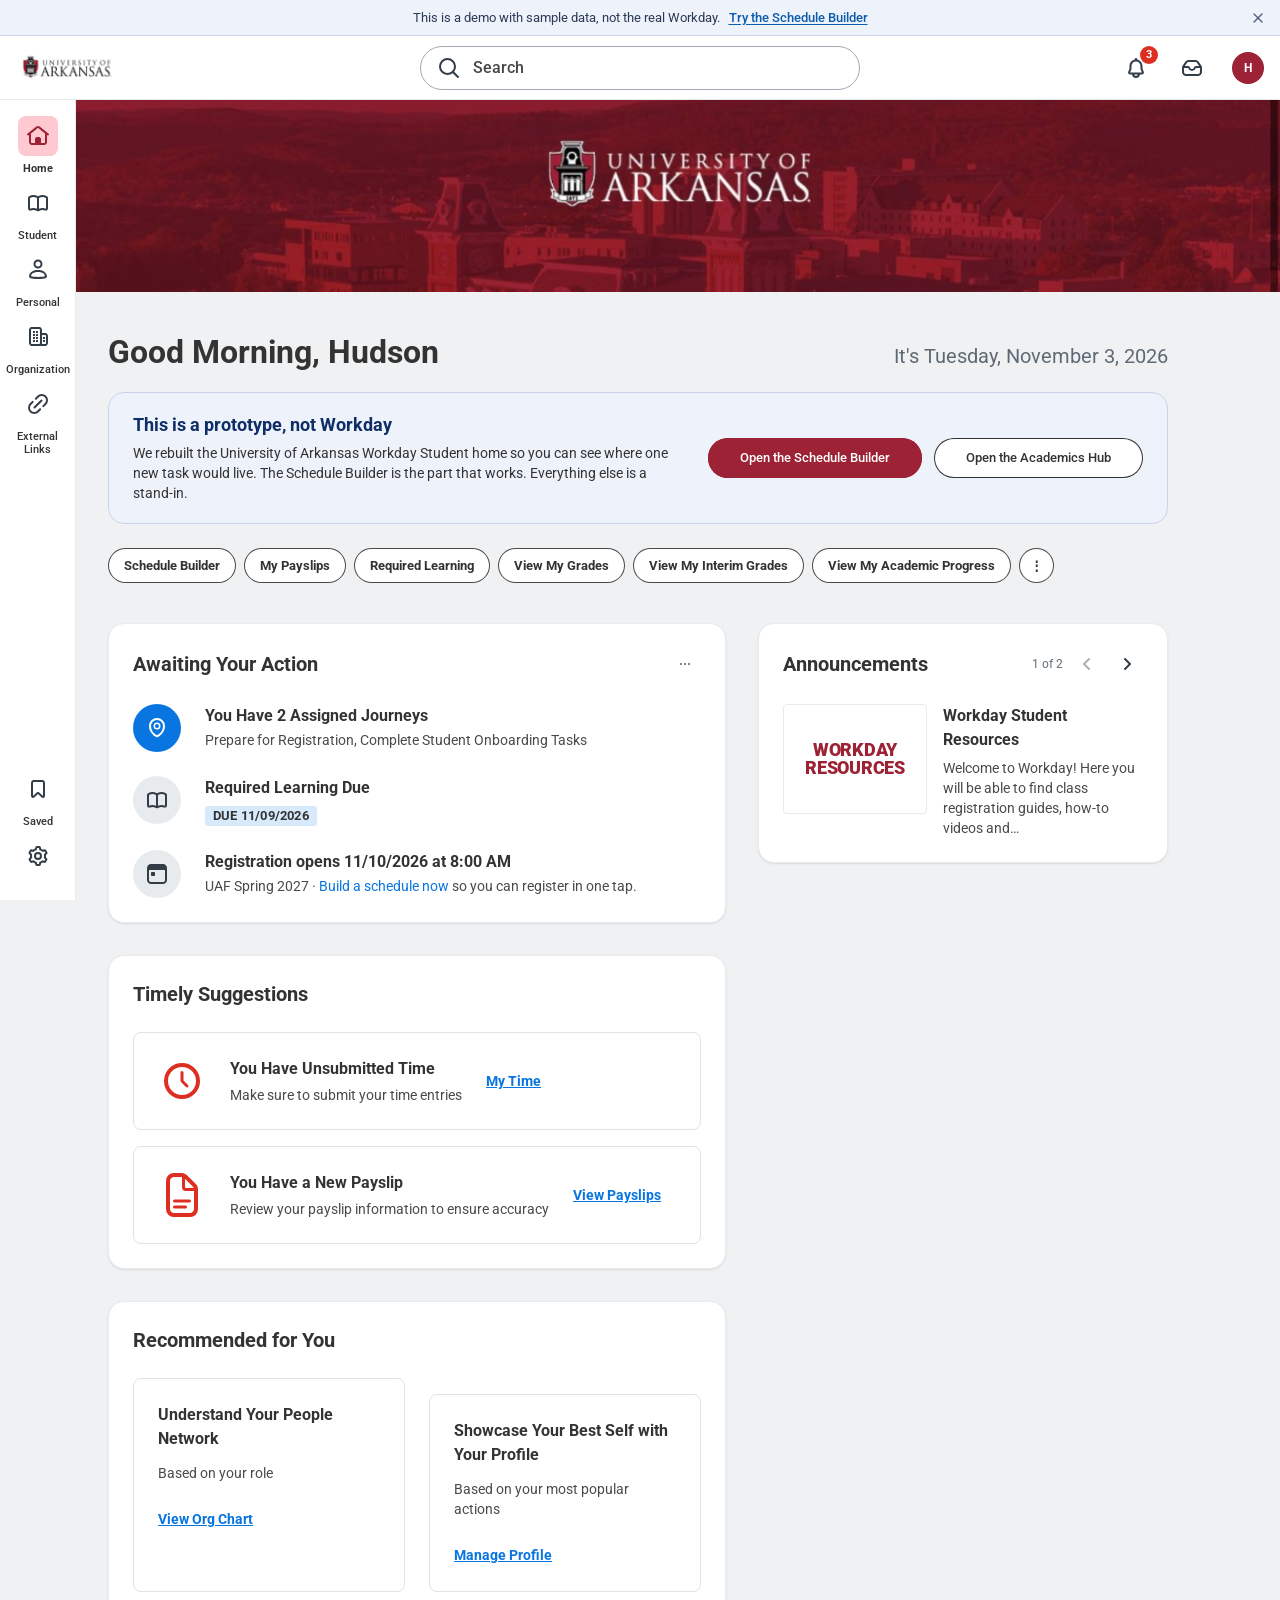
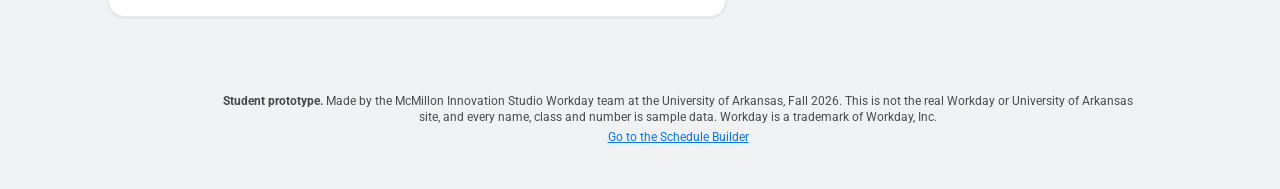
<file: index.html>
<!doctype html>
<html lang="en">
<head>
<meta charset="utf-8">
<meta name="viewport" content="width=device-width, initial-scale=1">
<title>Home · Schedule Builder prototype</title>
<link rel="preconnect" href="https://fonts.googleapis.com">
<link rel="preconnect" href="https://fonts.gstatic.com" crossorigin>
<link rel="icon" type="image/png" sizes="32x32" href="favicon-32.png?v=202611202047">
<link rel="icon" type="image/png" sizes="64x64" href="favicon-64.png?v=202611202047">
<link rel="shortcut icon" href="favicon.ico">
<link rel="apple-touch-icon" href="apple-touch-icon.png?v=202611202047">
<link rel="stylesheet" href="https://fonts.googleapis.com/css2?family=Roboto:wght@400;500;700&display=swap">
<link rel="stylesheet" href="css/workday.css?v=202611202047">
</head>
<body>
<main class="wd-main" id="main">
  <div class="wd-hero" role="img" aria-label="University of Arkansas campus"></div>
  <div class="wd-content">
    <div class="wd-greet">
      <h1 class="wd-h1" id="greet">Good Afternoon, Hudson</h1>
      <div class="wd-date" id="today"></div>
    </div>
    <section class="pt-intro" aria-label="About this prototype">
      <div>
        <h2>This is a prototype, not Workday</h2>
        <p>We rebuilt the University of Arkansas Workday Student home so you can see where one new task would live. The Schedule Builder is the part that works. Everything else is a stand-in.</p>
      </div>
      <div class="pt-intro-actions">
        <a class="wd-btn primary" href="builder.html">Open the Schedule Builder</a>
        <a class="wd-btn secondary" href="academics.html">Open the Academics Hub</a>
      </div>
    </section>
    <div class="wd-chips">
      <a class="wd-chip" href="builder.html">Schedule Builder</a>
      <a class="wd-chip" href="#" data-wd="My Payslips">My Payslips</a>
      <a class="wd-chip" href="#" data-wd="Required Learning">Required Learning</a>
      <a class="wd-chip" href="academics.html#courses">View My Grades</a>
      <a class="wd-chip" href="#" data-wd="View My Interim Grades (none posted yet)">View My Interim Grades</a>
      <a class="wd-chip" href="academics.html#progress">View My Academic Progress</a>
      <button class="wd-chip round" aria-label="More actions" id="moreChips">⋮</button><div class="wd-menu" id="chipMenu" hidden style="top:0"><a href="academics.html#appointments">View My Registration Appointments</a><a href="saved-schedules.html">View My Saved Schedules</a><a href="find-course-sections.html">Find Course Sections</a><a href="academics.html#notes">Note History</a></div>
    </div>

    <div class="wd-grid">
      <div class="col">
        <section class="wd-card">
          <div class="wd-card-head"><h2>Awaiting Your Action</h2><button class="more" aria-label="More" id="cardMore">⋯</button><div class="wd-menu" id="cardMenu" hidden><button data-wd="Hide this card">Hide this card</button><a href="#" data-wd="card settings">Settings</a></div></div>
          <div class="wd-row">
            <span class="wd-roundicon blue" id="ic-journey"></span>
            <div><h4>You Have 2 Assigned Journeys</h4><p>Prepare for Registration, Complete Student Onboarding Tasks</p></div>
          </div>
          <div class="wd-row">
            <span class="wd-roundicon" id="ic-learn"></span>
            <div><h4>Required Learning Due</h4><span class="wd-tag">DUE 11/09/2026</span></div>
          </div>
          <div class="wd-row">
            <span class="wd-roundicon" id="ic-cal"></span>
            <div><h4>Registration opens 11/10/2026 at 8:00 AM</h4><p>UAF Spring 2027 &middot; <a href="builder.html">Build a schedule now</a> so you can register in one tap.</p></div>
          </div>
        </section>

        <section class="wd-card">
          <div class="wd-card-head"><h2>Timely Suggestions</h2></div>
          <div class="wd-inner">
            <span class="wd-ill" id="ic-time"></span>
            <div><h4>You Have Unsubmitted Time</h4><p>Make sure to submit your time entries</p></div>
            <a class="act" href="#" data-wd="My Time">My Time</a>
          </div>
          <div class="wd-inner">
            <span class="wd-ill" id="ic-pay"></span>
            <div><h4>You Have a New Payslip</h4><p>Review your payslip information to ensure accuracy</p></div>
            <a class="act" href="#" data-wd="View Payslips">View Payslips</a>
          </div>
        </section>

        <section class="wd-card">
          <div class="wd-card-head"><h2>Recommended for You</h2></div>
          <div class="wd-two">
            <div class="wd-inner" style="flex-direction:column;align-items:flex-start;gap:8px">
              <h4>Understand Your People Network</h4><p>Based on your role</p>
              <a class="act" style="margin:16px 0 0" href="#" data-wd="the Org Chart">View Org Chart</a>
            </div>
            <div class="wd-inner" style="flex-direction:column;align-items:flex-start;gap:8px">
              <h4>Showcase Your Best Self with Your Profile</h4><p>Based on your most popular actions</p>
              <a class="act" style="margin:16px 0 0" href="#" data-wd="Manage Profile">Manage Profile</a>
            </div>
          </div>
        </section>
      </div>

      <div class="col">
        <section class="wd-card">
          <div class="wd-card-head"><h2>Announcements</h2>
            <div class="wd-pager"><span>1 of 2</span><button disabled aria-label="Previous" id="pg-l"></button><button aria-label="Next" id="pg-r"></button></div>
          </div>
          <div class="ann" id="ann0">
            <div style="width:144px;height:110px;flex:none;border:1px solid var(--wd-border);border-radius:4px;background:#fff;display:flex;align-items:center;justify-content:center;text-align:center;font:900 18px/1 var(--wd-font);color:#9d2235;letter-spacing:-.3px">WORKDAY<br>RESOURCES</div>
            <div><h4 style="font-size:16px;line-height:24px;font-weight:700">Workday Student Resources</h4><p style="margin:6px 0 0;font-size:14px;line-height:20px">Welcome to Workday! Here you will be able to find class registration guides, how-to videos and&hellip;</p></div>
          </div>
          <div class="ann" id="ann1" hidden>
            <div style="width:144px;height:110px;flex:none;border:1px solid var(--wd-border);border-radius:4px;background:#9d2235;display:flex;align-items:center;justify-content:center;text-align:center;font:900 16px/1.1 var(--wd-font);color:#fff;letter-spacing:-.3px">SPRING 2027<br>REGISTRATION</div>
            <div><h4 style="font-size:16px;line-height:24px;font-weight:700">Registration opens November 10</h4><p style="margin:6px 0 0;font-size:14px;line-height:20px">Check your appointment time in the Academics Hub and build a schedule ahead of it with <a href="builder.html">Schedule Builder</a>.</p></div>
          </div>
        </section>
      </div>
    </div>
  </div>
</main>
<script src="js/icons.js?v=202611202047"></script>
<script src="js/shell.js?v=202611202047"></script>
<script>
renderShell({active:'home'});
document.getElementById('today').textContent=todayLine();
const h=new Date().getHours();document.getElementById('greet').textContent=(h<12?'Good Morning':h<17?'Good Afternoon':'Good Evening')+', '+DEMO_STUDENT.name;
document.getElementById('ic-journey').innerHTML=icon('location');
document.getElementById('ic-learn').innerHTML=icon('book-open');
document.getElementById('ic-cal').innerHTML=icon('calendar');
document.getElementById('ic-time').innerHTML=icon('clock').replace('width="24" height="24"','width="48" height="48"');
document.getElementById('ic-pay').innerHTML=icon('document').replace('width="24" height="24"','width="48" height="48"');
document.getElementById('pg-l').innerHTML=icon('chevron-left-small');
document.getElementById('pg-r').innerHTML=icon('chevron-right-small');
let ann=0; const showAnn=()=>{ document.getElementById('ann0').hidden=ann!==0; document.getElementById('ann1').hidden=ann!==1; document.querySelector('.wd-pager span').textContent=(ann+1)+' of 2'; document.getElementById('pg-l').disabled=ann===0; document.getElementById('pg-r').disabled=ann===1; };
document.getElementById('pg-l').addEventListener('click',()=>{ann=0;showAnn();}); document.getElementById('pg-r').addEventListener('click',()=>{ann=1;showAnn();});
const menuToggle=(btnId,menuId)=>{ const b=document.getElementById(btnId), m=document.getElementById(menuId); b.addEventListener('click',e=>{ e.stopPropagation(); const r=b.getBoundingClientRect(); m.style.position='fixed'; m.style.top=(r.bottom+6)+'px'; m.style.left=Math.min(r.left, innerWidth-240)+'px'; m.hidden=!m.hidden; }); document.addEventListener('click',()=>{ m.hidden=true; }); };
menuToggle('moreChips','chipMenu'); menuToggle('cardMore','cardMenu');
</script>
</body>
</html>
</file>
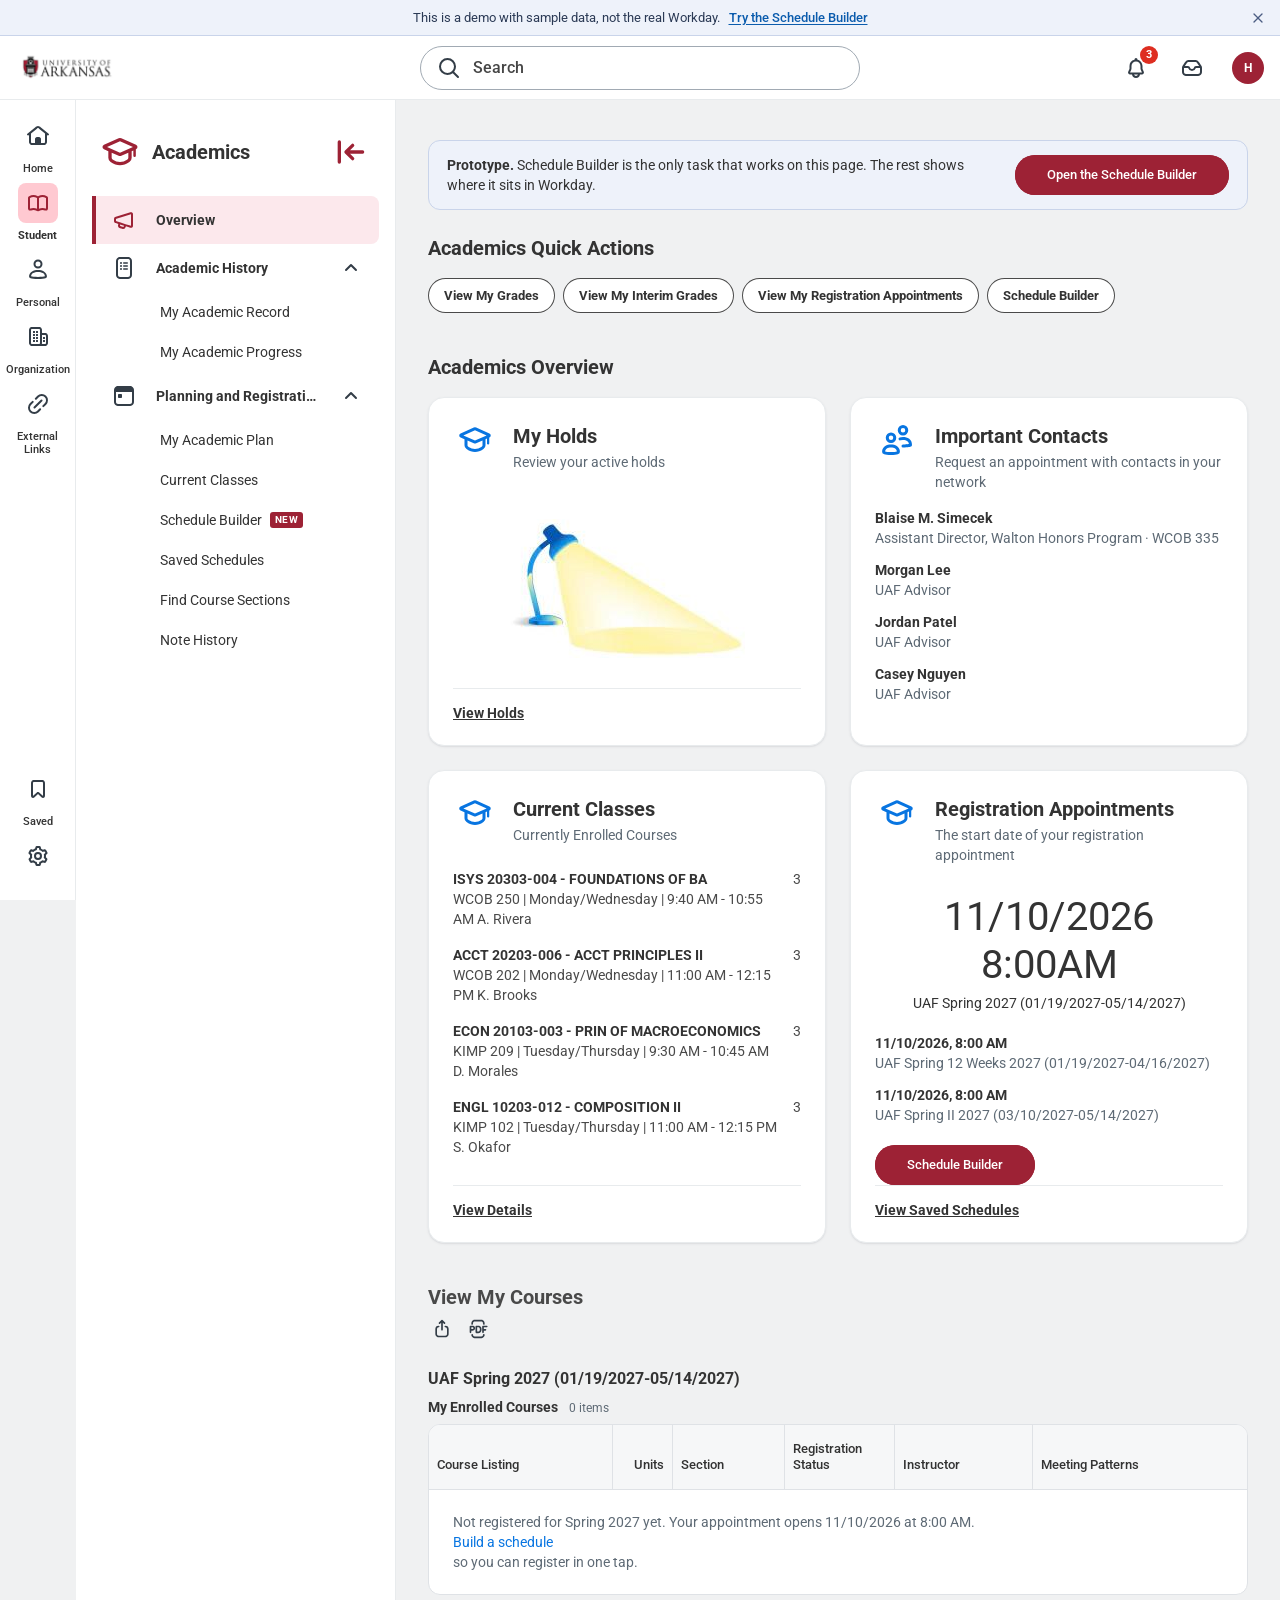
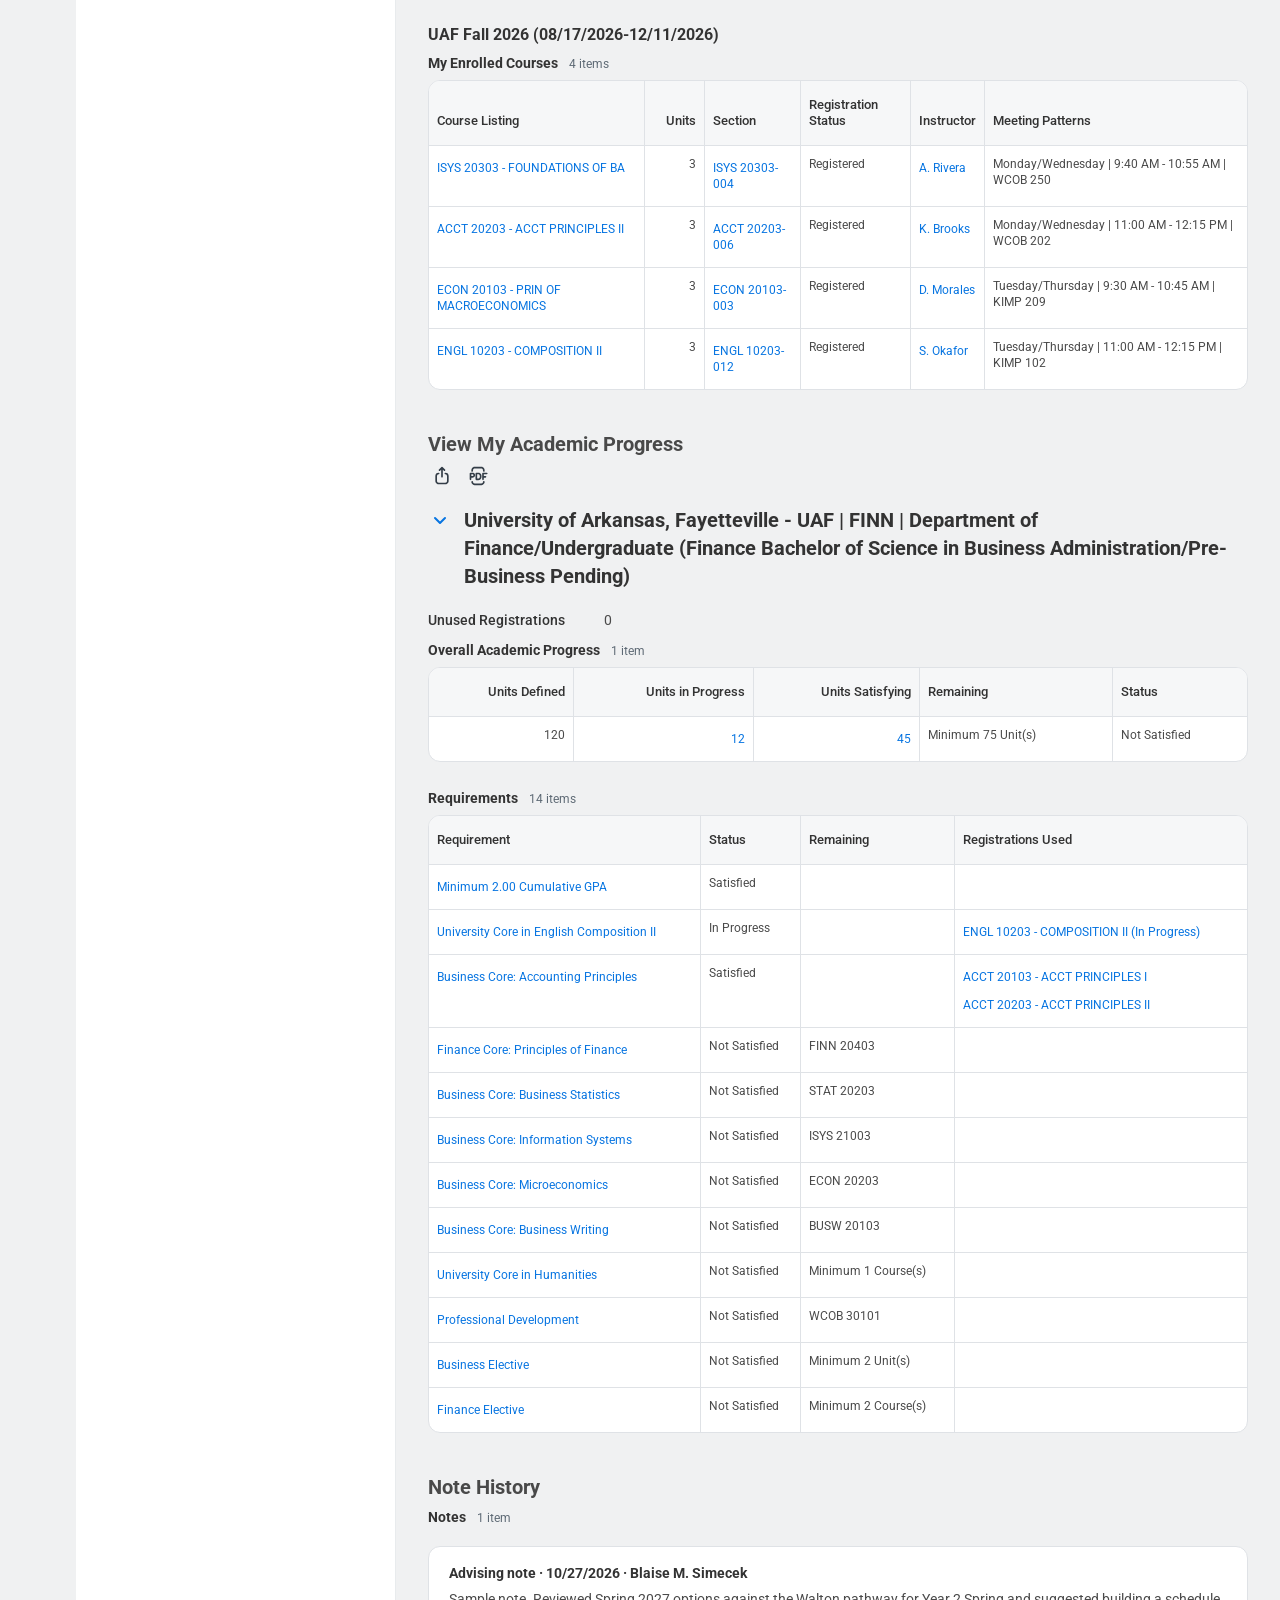
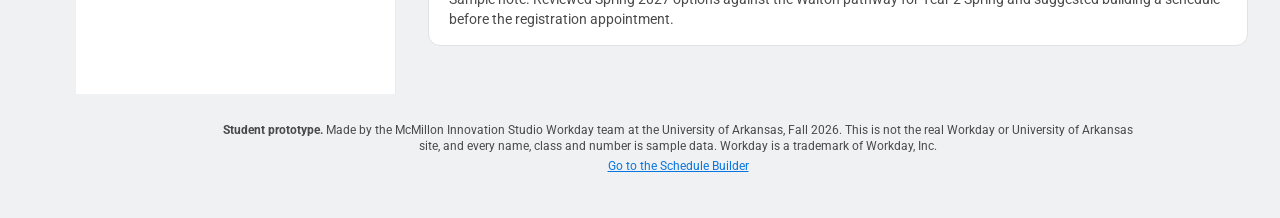
<file: academics.html>
<!doctype html>
<html lang="en">
<head>
<meta charset="utf-8">
<meta name="viewport" content="width=device-width, initial-scale=1">
<title>Academics · Schedule Builder prototype</title>
<link rel="preconnect" href="https://fonts.googleapis.com">
<link rel="preconnect" href="https://fonts.gstatic.com" crossorigin>
<link rel="icon" type="image/png" sizes="32x32" href="favicon-32.png?v=202611202047">
<link rel="icon" type="image/png" sizes="64x64" href="favicon-64.png?v=202611202047">
<link rel="shortcut icon" href="favicon.ico">
<link rel="apple-touch-icon" href="apple-touch-icon.png?v=202611202047">
<link rel="stylesheet" href="https://fonts.googleapis.com/css2?family=Roboto:wght@400;500;700&display=swap">
<link rel="stylesheet" href="css/workday.css?v=202611202047">
</head>
<body>
<main class="wd-main">
  <div class="wd-hub">
    <div id="rail"></div>
    <div class="wd-hub-body">
      <div class="pt-callout"><span><b>Prototype.</b> Schedule Builder is the only task that works on this page. The rest shows where it sits in Workday.</span><a class="wd-btn primary" href="builder.html">Open the Schedule Builder</a></div>
      <h2 class="wd-section-title">Academics Quick Actions</h2>
      <div class="wd-chips">
        <a class="wd-chip" href="academics.html#courses">View My Grades</a>
        <a class="wd-chip" href="#" data-wd="View My Interim Grades (none posted yet)">View My Interim Grades</a>
        <a class="wd-chip" href="#appointments">View My Registration Appointments</a>
        <a class="wd-chip" href="builder.html">Schedule Builder</a>
      </div>
      <h2 class="wd-section-title" style="margin-bottom:16px">Academics Overview</h2>
      <div class="wd-two">
        <section class="wd-tile">
          <div class="wd-tile-head" data-ic="grad-cap"><div><h3>My Holds</h3><p>Review your active holds</p></div></div>
          <div style="flex:1;display:flex;align-items:center;justify-content:center;min-height:200px;color:#c9ced4">
            <img src="img/holds-lamp.png" width="235" height="139" alt="No active holds" style="max-width:100%;height:auto">
          </div>
          <div class="wd-tile-foot"><a href="#" data-wd="View Holds (you have none)">View Holds</a></div>
        </section>
        <section class="wd-tile">
          <div class="wd-tile-head" data-ic="users"><div><h3>Important Contacts</h3><p>Request an appointment with contacts in your network</p></div></div>
          <p class="wd-kv"><b>Blaise M. Simecek</b><span>Assistant Director, Walton Honors Program · WCOB 335</span></p>
          <p class="wd-kv"><b>Morgan Lee</b><span>UAF Advisor</span></p>
          <p class="wd-kv"><b>Jordan Patel</b><span>UAF Advisor</span></p>
          <p class="wd-kv"><b>Casey Nguyen</b><span>UAF Advisor</span></p>
        </section>
      </div>
      <div class="wd-two">
        <section class="wd-tile">
          <div class="wd-tile-head" data-ic="grad-cap"><div><h3>Current Classes</h3><p>Currently Enrolled Courses</p></div></div>
          <div class="wd-class"><div><b>ISYS 20303-004 - FOUNDATIONS OF BA</b>WCOB 250 | Monday/Wednesday | 9:40 AM - 10:55 AM A. Rivera</div><span class="u">3</span></div>
          <div class="wd-class"><div><b>ACCT 20203-006 - ACCT PRINCIPLES II</b>WCOB 202 | Monday/Wednesday | 11:00 AM - 12:15 PM K. Brooks</div><span class="u">3</span></div>
          <div class="wd-class"><div><b>ECON 20103-003 - PRIN OF MACROECONOMICS</b>KIMP 209 | Tuesday/Thursday | 9:30 AM - 10:45 AM D. Morales</div><span class="u">3</span></div>
          <div class="wd-class"><div><b>ENGL 10203-012 - COMPOSITION II</b>KIMP 102 | Tuesday/Thursday | 11:00 AM - 12:15 PM S. Okafor</div><span class="u">3</span></div>
          <div class="wd-tile-foot"><a href="academics.html#courses">View Details</a></div>
        </section>
        <section class="wd-tile">
          <div class="wd-tile-head" data-ic="grad-cap"><div><h3>Registration Appointments</h3><p>The start date of your registration appointment</p></div></div>
          <div class="big" id="appointments">11/10/2026<br>8:00AM<small>UAF Spring 2027 (01/19/2027-05/14/2027)</small></div>
          <p class="wd-kv" style="margin-top:12px"><b>11/10/2026, 8:00 AM</b><span>UAF Spring 12 Weeks 2027 (01/19/2027-04/16/2027)</span></p>
          <p class="wd-kv"><b>11/10/2026, 8:00 AM</b><span>UAF Spring II 2027 (03/10/2027-05/14/2027)</span></p>
          <a class="wd-btn primary" href="builder.html" style="margin-top:8px;align-self:flex-start">Schedule Builder</a>
          <div class="wd-tile-foot"><a href="saved-schedules.html">View Saved Schedules</a></div>
        </section>
      </div>

      <!-- Registered classes (View My Courses) -->
      <section id="courses" style="margin-top:40px">
        <h2 class="wd-page-title">View My Courses</h2>
        <div class="wd-toolbar" style="margin:8px 0 20px"><span data-ic-inline="export"></span><span data-ic-inline="pdf"></span></div>
        <div id="regBanner"></div>
        <h3 class="wd-section-h" id="regTermH">UAF Spring 2027 (01/19/2027-05/14/2027)</h3>
        <div class="wd-toolbar"><span class="count">My Enrolled Courses <small id="regCount">0 items</small></span></div>
        <div style="overflow-x:auto"><table class="wd-table">
          <thead><tr><th>Course Listing</th><th class="num" style="width:60px">Units</th><th>Section</th><th style="width:110px">Registration Status</th><th>Instructor</th><th>Meeting Patterns</th></tr></thead>
          <tbody id="regBody"><tr><td colspan="6" style="padding:24px;color:var(--wd-text-muted);font-size:14px">Not registered for Spring 2027 yet. Your appointment opens 11/10/2026 at 8:00 AM. <a href="builder.html">Build a schedule</a> so you can register in one tap.</td></tr></tbody>
        </table></div>
        <h3 class="wd-section-h" style="margin-top:28px">UAF Fall 2026 (08/17/2026-12/11/2026)</h3>
        <div class="wd-toolbar"><span class="count">My Enrolled Courses <small>4 items</small></span></div>
        <div style="overflow-x:auto"><table class="wd-table">
          <thead><tr><th>Course Listing</th><th class="num" style="width:60px">Units</th><th>Section</th><th style="width:110px">Registration Status</th><th>Instructor</th><th>Meeting Patterns</th></tr></thead>
          <tbody>
            <tr><td><a href="#" data-wd="the course detail page">ISYS 20303 - FOUNDATIONS OF BA</a></td><td class="num">3</td><td><a href="#" data-wd="the course detail page">ISYS 20303-004</a></td><td>Registered</td><td><a href="#" data-wd="the course detail page">A. Rivera</a></td><td>Monday/Wednesday | 9:40 AM - 10:55 AM | WCOB 250</td></tr>
            <tr><td><a href="#" data-wd="the course detail page">ACCT 20203 - ACCT PRINCIPLES II</a></td><td class="num">3</td><td><a href="#" data-wd="the course detail page">ACCT 20203-006</a></td><td>Registered</td><td><a href="#" data-wd="the course detail page">K. Brooks</a></td><td>Monday/Wednesday | 11:00 AM - 12:15 PM | WCOB 202</td></tr>
            <tr><td><a href="#" data-wd="the course detail page">ECON 20103 - PRIN OF MACROECONOMICS</a></td><td class="num">3</td><td><a href="#" data-wd="the course detail page">ECON 20103-003</a></td><td>Registered</td><td><a href="#" data-wd="the course detail page">D. Morales</a></td><td>Tuesday/Thursday | 9:30 AM - 10:45 AM | KIMP 209</td></tr>
            <tr><td><a href="#" data-wd="the course detail page">ENGL 10203 - COMPOSITION II</a></td><td class="num">3</td><td><a href="#" data-wd="the course detail page">ENGL 10203-012</a></td><td>Registered</td><td><a href="#" data-wd="the course detail page">S. Okafor</a></td><td>Tuesday/Thursday | 11:00 AM - 12:15 PM | KIMP 102</td></tr>
          </tbody>
        </table></div>
      </section>

      <!-- Degree audit (View My Academic Progress), rendered below the overview so the builder can link to it -->
      <section id="progress" style="margin-top:40px">
        <h2 class="wd-page-title">View My Academic Progress</h2>
        <div class="wd-toolbar" style="margin:8px 0 20px"><span data-ic-inline="export"></span><span data-ic-inline="pdf"></span></div>
        <div class="wd-prog-h"><span data-ic-inline="chevron-down-small"></span><span>University of Arkansas, Fayetteville - UAF | FINN | Department of Finance/Undergraduate (Finance Bachelor of Science in Business Administration/Pre-Business Pending)</span></div>
        <div class="wd-kvrow" style="max-width:420px"><b>Unused Registrations</b><span>0</span></div>
        <div class="wd-toolbar"><span class="count">Overall Academic Progress <small>1 item</small></span></div>
        <table class="wd-table">
          <thead><tr><th class="num">Units Defined</th><th class="num">Units in Progress</th><th class="num">Units Satisfying</th><th>Remaining</th><th>Status</th></tr></thead>
          <tbody><tr><td class="num">120</td><td class="num"><a href="#" data-wd="the unit breakdown">12</a></td><td class="num"><a href="#" data-wd="the unit breakdown">45</a></td><td>Minimum 75 Unit(s)</td><td>Not Satisfied</td></tr></tbody>
        </table>
        <div class="wd-toolbar" style="margin-top:28px"><span class="count">Requirements <small>14 items</small></span></div>
        <table class="wd-table" id="reqtable">
          <thead><tr><th>Requirement</th><th>Status</th><th>Remaining</th><th>Registrations Used</th></tr></thead>
          <tbody>
            <tr><td><a href="#" data-wd="the course detail page">Minimum 2.00 Cumulative GPA</a></td><td>Satisfied</td><td></td><td></td></tr>
            <tr><td><a href="#" data-wd="the course detail page">University Core in English Composition II</a></td><td>In Progress</td><td></td><td><a href="#" data-wd="the course detail page">ENGL 10203 - COMPOSITION II (In Progress)</a></td></tr>
            <tr><td><a href="#" data-wd="the course detail page">Business Core: Accounting Principles</a></td><td>Satisfied</td><td></td><td><a href="#" data-wd="the course detail page">ACCT 20103 - ACCT PRINCIPLES I</a><a href="#">ACCT 20203 - ACCT PRINCIPLES II</a></td></tr>
            <tr><td><a href="#" data-wd="the course detail page">Finance Core: Principles of Finance</a></td><td>Not Satisfied</td><td>FINN 20403</td><td></td></tr>
            <tr><td><a href="#" data-wd="the course detail page">Business Core: Business Statistics</a></td><td>Not Satisfied</td><td>STAT 20203</td><td></td></tr>
            <tr><td><a href="#" data-wd="the course detail page">Business Core: Information Systems</a></td><td>Not Satisfied</td><td>ISYS 21003</td><td></td></tr>
            <tr><td><a href="#" data-wd="the course detail page">Business Core: Microeconomics</a></td><td>Not Satisfied</td><td>ECON 20203</td><td></td></tr>
            <tr><td><a href="#" data-wd="the course detail page">Business Core: Business Writing</a></td><td>Not Satisfied</td><td>BUSW 20103</td><td></td></tr>
            <tr><td><a href="#" data-wd="the course detail page">University Core in Humanities</a></td><td>Not Satisfied</td><td>Minimum 1 Course(s)</td><td></td></tr>
            <tr><td><a href="#" data-wd="the course detail page">Professional Development</a></td><td>Not Satisfied</td><td>WCOB 30101</td><td></td></tr>
            <tr><td><a href="#" data-wd="the course detail page">Business Elective</a></td><td>Not Satisfied</td><td>Minimum 2 Unit(s)</td><td></td></tr>
            <tr><td><a href="#" data-wd="the course detail page">Finance Elective</a></td><td>Not Satisfied</td><td>Minimum 2 Course(s)</td><td></td></tr>
          </tbody>
        </table>
      </section>

      <!-- Note History -->
      <section id="notes" style="margin-top:40px">
        <h2 class="wd-page-title">Note History</h2>
        <div class="wd-toolbar" style="margin:8px 0 20px"><span class="count">Notes <small>1 item</small></span></div>
        <div class="wd-table" style="display:block;padding:16px 20px;font-size:14px;line-height:20px"><b style="color:var(--wd-text-strong)">Advising note · 10/27/2026 · Blaise M. Simecek</b><p style="margin:6px 0 0">Sample note. Reviewed Spring 2027 options against the Walton pathway for Year 2 Spring and suggested building a schedule before the registration appointment.</p></div>
      </section>
    </div>
  </div>
</main>
<script src="js/icons.js?v=202611202047"></script>
<script src="js/shell.js?v=202611202047"></script>
<script src="js/hub.js?v=202611202047"></script>
<script src="data/sections.js?v=202611202047"></script>
<script src="js/engine.js?v=202611202047"></script>
<script>
renderShell({active:'student'});
document.getElementById('rail').outerHTML=renderRail(location.hash==='#progress'?'progress':location.hash==='#courses'?'classes':location.hash==='#notes'?'notes':'overview');
try{
  const saved=JSON.parse(localStorage.getItem('sb-saved')||'[]'); const reg=saved.find(s=>s.registered);
  if(reg && window.SB_DATA){
    const rows=reg.sections.map(line=>{const id=line.split(' - ')[0]; const s=SB_DATA.sections.find(x=>x.id===id); if(!s) return ''; return `<tr><td><a href="#" data-wd="the course detail page">${s.course} - ${s.title.toUpperCase()}</a></td><td class="num">${s.credits}</td><td><a href="#" data-wd="the course detail page">${s.id}</a></td><td>Registered</td><td><a href="#" data-wd="the course detail page">${s.instructor}</a></td><td>${SB.dayList(s.days).replace(/\//g,'/')} | ${SB.fmt(s.start)} - ${SB.fmt(s.end)} | ${s.room}</td></tr>`;}).join('');
    document.getElementById('regBody').innerHTML=rows; document.getElementById('regCount').textContent=reg.sections.length+' items';
    document.getElementById('regBanner').innerHTML=`<div class="wd-success" role="status">${icon('check-circle-fill')}<div><b>Registered for UAF Spring 2027.</b> ${reg.sections.length} sections · ${reg.credits||reg.sections.length*3} credit hours. You can swap or drop until 01/26/2027.</div></div>`;
  }
}catch(e){}
if(location.hash) setTimeout(()=>document.querySelector(location.hash)?.scrollIntoView({block:'start'}),50);
document.getElementById('moreClasses')?.addEventListener('click',e=>{ const c=document.getElementById('class5'); c.hidden=!c.hidden; e.currentTarget.innerHTML=icon('list')+(c.hidden?' More (1)':' Less'); });
document.querySelectorAll('.wd-class b, #reqtable a, .wd-kv b').forEach(el=>{});
document.querySelectorAll('[data-ic]').forEach(el=>el.insertAdjacentHTML('afterbegin',icon(el.dataset.ic)));
document.querySelectorAll('[data-ic-inline]').forEach(el=>el.outerHTML=icon(el.dataset.icInline));
</script>
</body>
</html>
</file>
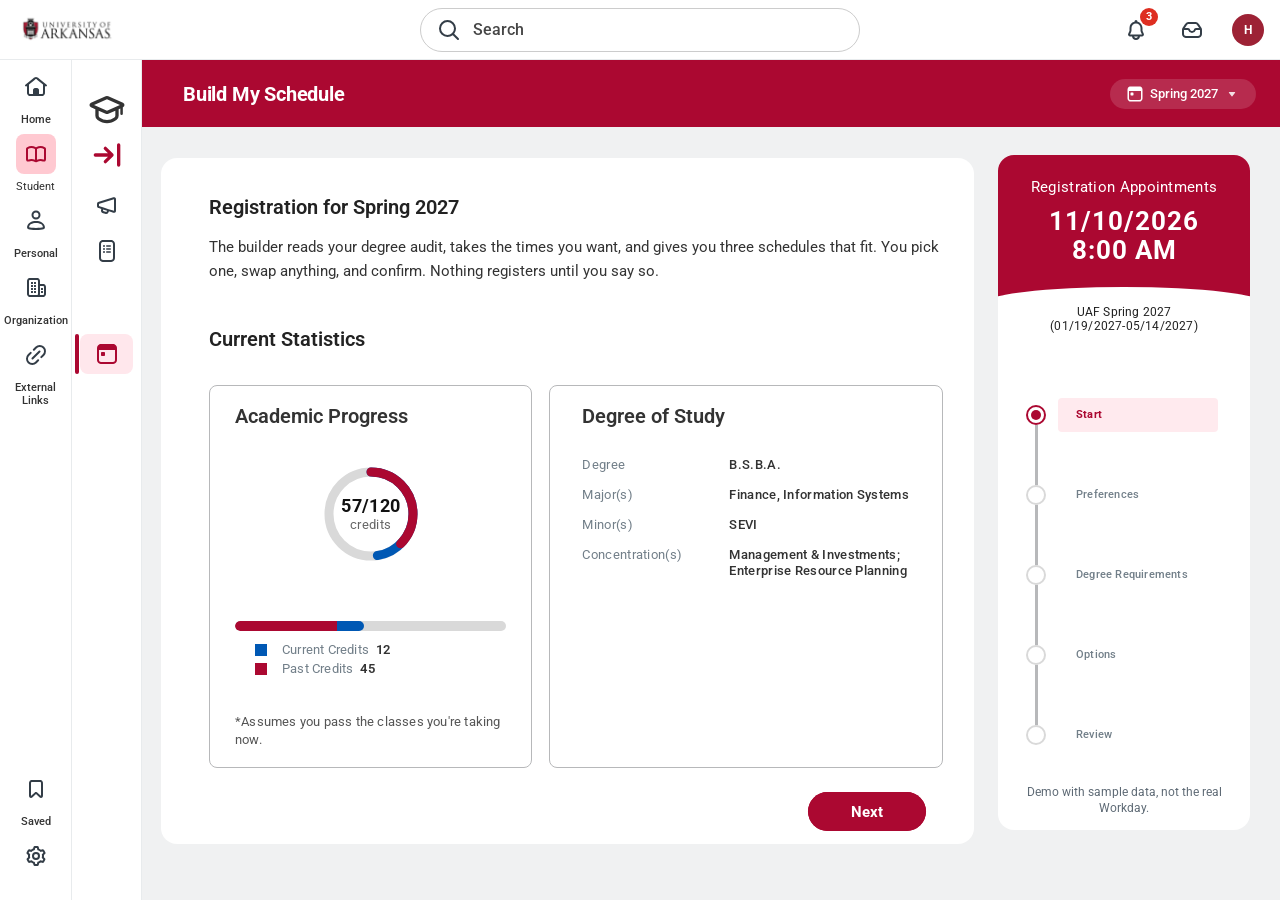
<file: builder.html>
<!doctype html>
<html lang="en">
<head>
<meta charset="utf-8">
<meta name="viewport" content="width=device-width, initial-scale=1">
<title>Schedule Builder prototype</title>
<link rel="preconnect" href="https://fonts.googleapis.com">
<link rel="preconnect" href="https://fonts.gstatic.com" crossorigin>
<link rel="icon" type="image/png" sizes="32x32" href="favicon-32.png?v=202611202047">
<link rel="icon" type="image/png" sizes="64x64" href="favicon-64.png?v=202611202047">
<link rel="shortcut icon" href="favicon.ico">
<link rel="apple-touch-icon" href="apple-touch-icon.png?v=202611202047">
<link rel="stylesheet" href="https://fonts.googleapis.com/css2?family=Roboto:wght@400;500;700&display=swap">
<link rel="stylesheet" href="css/workday.css?v=202611202047">
<link rel="stylesheet" href="css/builder.css?v=202611202047">
</head>
<body class="sb-page">
<main class="wd-main">
  <div class="wd-hub">
    <div id="rail"></div>
    <div style="flex:1;min-width:0">
      <div class="wd-task-head">
        <h1>Build My Schedule</h1>
        <div class="sb-head">
          <span class="sb-term" id="termPill" role="button" tabindex="0" aria-haspopup="true" aria-label="Choose term"></span>
        </div>
      </div>
      <div class="wd-hub-body" id="body"></div>
    </div>
  </div>
</main>
<div class="wd-scrim" id="scrim"></div>
<script src="js/icons.js?v=202611202047"></script>
<script src="js/shell.js?v=202611202047"></script>
<script src="js/hub.js?v=202611202047"></script>
<script src="data/sections.js?v=202611202047"></script>
<script src="data/profiles.js?v=202611202047"></script>
<script src="js/engine.js?v=202611202047"></script>
<script src="js/builder.js?v=202611202047"></script>
</body>
</html>
</file>
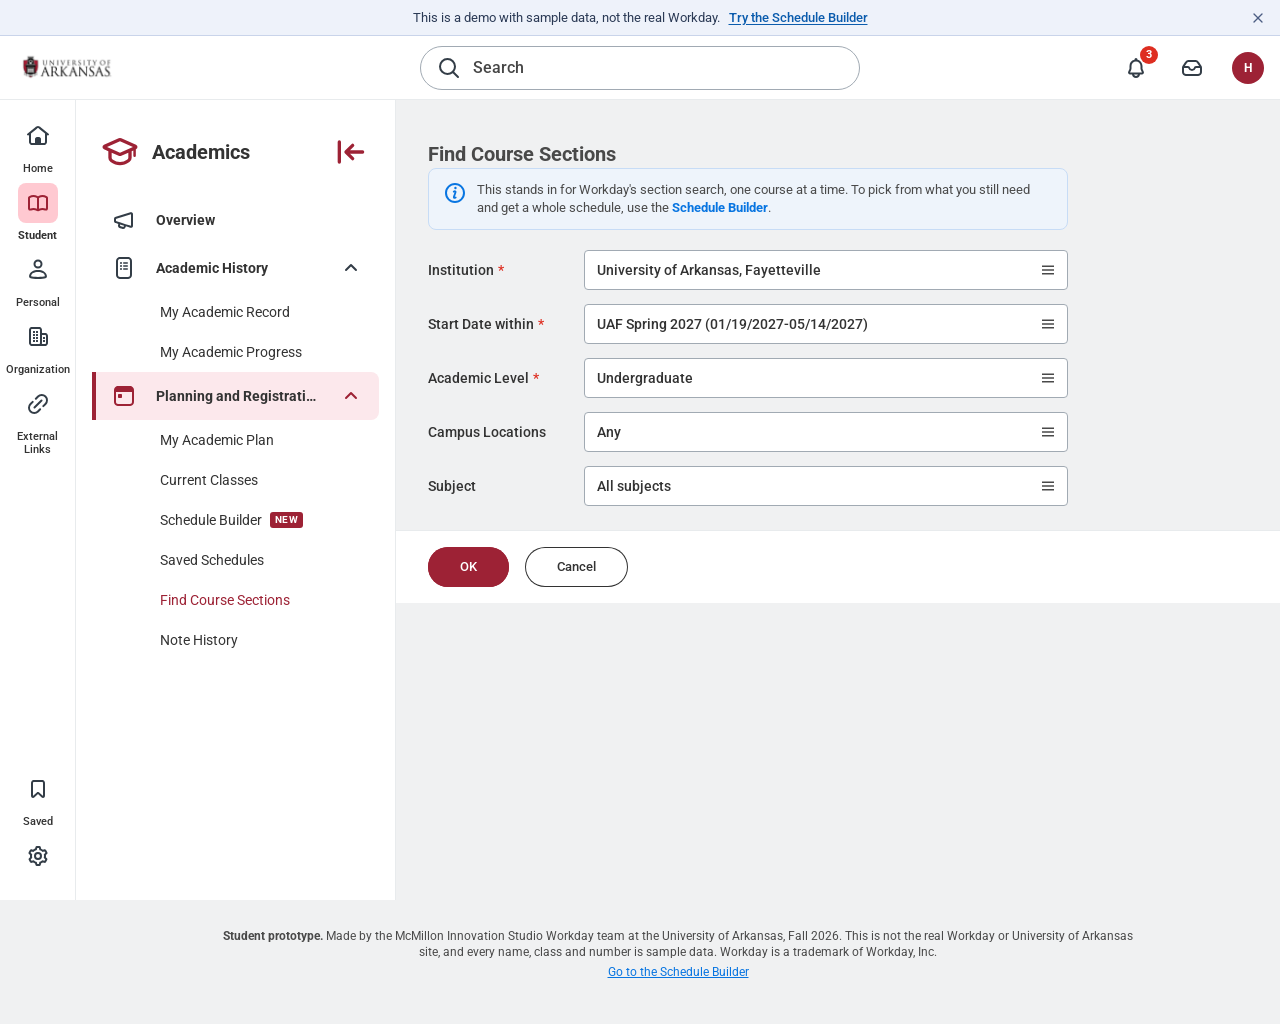
<file: find-course-sections.html>
<!doctype html>
<html lang="en">
<head>
<meta charset="utf-8">
<meta name="viewport" content="width=device-width, initial-scale=1">
<title>Find Course Sections · Schedule Builder prototype</title>
<link rel="preconnect" href="https://fonts.googleapis.com">
<link rel="preconnect" href="https://fonts.gstatic.com" crossorigin>
<link rel="icon" type="image/png" sizes="32x32" href="favicon-32.png?v=202611202047">
<link rel="icon" type="image/png" sizes="64x64" href="favicon-64.png?v=202611202047">
<link rel="shortcut icon" href="favicon.ico">
<link rel="apple-touch-icon" href="apple-touch-icon.png?v=202611202047">
<link rel="stylesheet" href="https://fonts.googleapis.com/css2?family=Roboto:wght@400;500;700&display=swap">
<link rel="stylesheet" href="css/workday.css?v=202611202047">
<link rel="stylesheet" href="css/builder.css?v=202611202047">
<style>
  .fcs-form{max-width:640px}
  .fcs-row{display:grid;grid-template-columns:140px 1fr;gap:12px 16px;align-items:center;margin-bottom:14px;font-size:14px}
  .fcs-row label{font-weight:500;color:var(--wd-text-strong)}
  .fcs-row label i{color:#de2e21;font-style:normal;margin-left:4px}
  .fcs-prompt{position:relative}
  .fcs-prompt select{width:100%;height:40px;border:1px solid var(--wd-input-border);border-radius:4px;padding:0 36px 0 12px;font:500 14px var(--wd-font);color:#333;background:#fff url("data:image/svg+xml;utf8,<svg xmlns='http://www.w3.org/2000/svg' width='18' height='18' viewBox='0 0 24 24'><path fill='%23494949' d='M4 6h16v2H4zm0 5h16v2H4zm0 5h16v2H4z'/></svg>") no-repeat right 10px center;appearance:none;-webkit-appearance:none}
  .fcs-foot{position:sticky;bottom:0;background:#fff;border-top:1px solid var(--wd-border);margin:24px -32px -48px;padding:16px 32px;display:flex;gap:16px}
  @media (max-width:1000px){.fcs-foot{margin:24px -16px -40px;padding:12px 16px}.fcs-row{grid-template-columns:1fr;gap:4px}}
  .fcs-note{display:flex;gap:10px;align-items:flex-start;background:#eef4fb;border:1px solid #c7dcf6;border-radius:8px;padding:12px 14px;margin:0 0 20px;font-size:13px;line-height:18px;max-width:640px}
  .fcs-note .wd-icon{color:#0875e1;flex:none}
</style>
</head>
<body>
<main class="wd-main">
  <div class="wd-hub">
    <div id="rail"></div>
    <div class="wd-hub-body">
      <h1 class="wd-page-title">Find Course Sections</h1>
      <div class="fcs-note" id="note">${''}<span data-ic-inline="info"></span><span>This stands in for Workday's section search, one course at a time. To pick from what you still need and get a whole schedule, use the <a href="builder.html"><b>Schedule Builder</b></a>.</span></div>
      <form class="fcs-form" id="fcs" autocomplete="off">
        <div class="fcs-row"><label for="inst">Institution<i>*</i></label><div class="fcs-prompt"><select id="inst"><option>University of Arkansas, Fayetteville</option></select></div></div>
        <div class="fcs-row"><label for="term">Start Date within<i>*</i></label><div class="fcs-prompt"><select id="term"><option>UAF Spring 2027 (01/19/2027-05/14/2027)</option><option>UAF Spring 12 Weeks 2027 (01/19/2027-04/16/2027)</option><option>UAF Spring II 2027 (03/10/2027-05/14/2027)</option></select></div></div>
        <div class="fcs-row"><label for="level">Academic Level<i>*</i></label><div class="fcs-prompt"><select id="level"><option>Undergraduate</option><option>Graduate</option></select></div></div>
        <div class="fcs-row"><label for="campus">Campus Locations</label><div class="fcs-prompt"><select id="campus"><option value="">Any</option><option>Fayetteville Main Campus</option><option>Online</option></select></div></div>
        <div class="fcs-row"><label for="subj">Subject</label><div class="fcs-prompt"><select id="subj"><option value="">All subjects</option></select></div></div>
      </form>
      <div id="results" hidden>
        <div class="wd-toolbar" style="margin-top:28px"><span class="count">Course Sections <small id="rcount"></small></span><span data-ic-inline="export"></span><span data-ic-inline="filter"></span><span data-ic-inline="expand-table"></span></div>
        <div style="overflow-x:auto"><table class="wd-table"><thead><tr><th>Course Section</th><th style="width:70px">Status</th><th>Meeting Patterns</th><th>Instructor</th><th class="num" style="width:60px">Seats</th><th style="width:200px"></th></tr></thead><tbody id="rbody"></tbody></table></div>
      </div>
      <div class="fcs-foot"><button class="wd-btn primary" id="ok">OK</button><a class="wd-btn secondary" href="academics.html">Cancel</a></div>
    </div>
  </div>
</main>
<script src="js/icons.js?v=202611202047"></script>
<script src="js/shell.js?v=202611202047"></script>
<script src="js/hub.js?v=202611202047"></script>
<script src="data/sections.js?v=202611202047"></script>
<script src="js/engine.js?v=202611202047"></script>
<script>
renderShell({active:'student'});
document.getElementById('rail').outerHTML=renderRail('find');
document.querySelectorAll('[data-ic-inline]').forEach(el=>el.outerHTML=icon(el.dataset.icInline));
document.getElementById('note').firstChild.textContent='';
const subj=document.getElementById('subj'); [...new Set(SB_DATA.sections.map(s=>s.course.split(' ')[0]))].sort().forEach(p=>{const o=document.createElement('option');o.value=p;o.textContent=p;subj.appendChild(o);});
document.getElementById('ok').addEventListener('click',()=>{
  const p=subj.value; const rows=SB_DATA.sections.filter(s=>!p||s.course.startsWith(p));
  document.getElementById('rbody').innerHTML=rows.map(s=>`<tr><td><a href="#" data-wd="the course section page">${s.course}-${s.section} - ${s.title.toUpperCase()}</a></td><td>${s.seats===0?'Closed':'Open'}</td><td>${SB.dayList(s.days)} | ${SB.fmt(s.start)} - ${SB.fmt(s.end)} | ${s.room}</td><td><a href="#" data-wd="the instructor profile">${s.instructor}</a></td><td class="num">${s.seats}</td><td><button class="wd-select" data-add="${s.id}">Add to Saved Schedule</button></td></tr>`).join('');
  document.getElementById('rcount').textContent=rows.length+' items'; document.getElementById('results').hidden=false;
  document.getElementById('results').scrollIntoView({behavior:'smooth',block:'start'});
});
document.addEventListener('click',e=>{ const b=e.target.closest('[data-add]'); if(b){ toast(`${b.dataset.add} added to saved schedule "Spring 2027 · Builder".`); } });
</script>
</body>
</html>
</file>
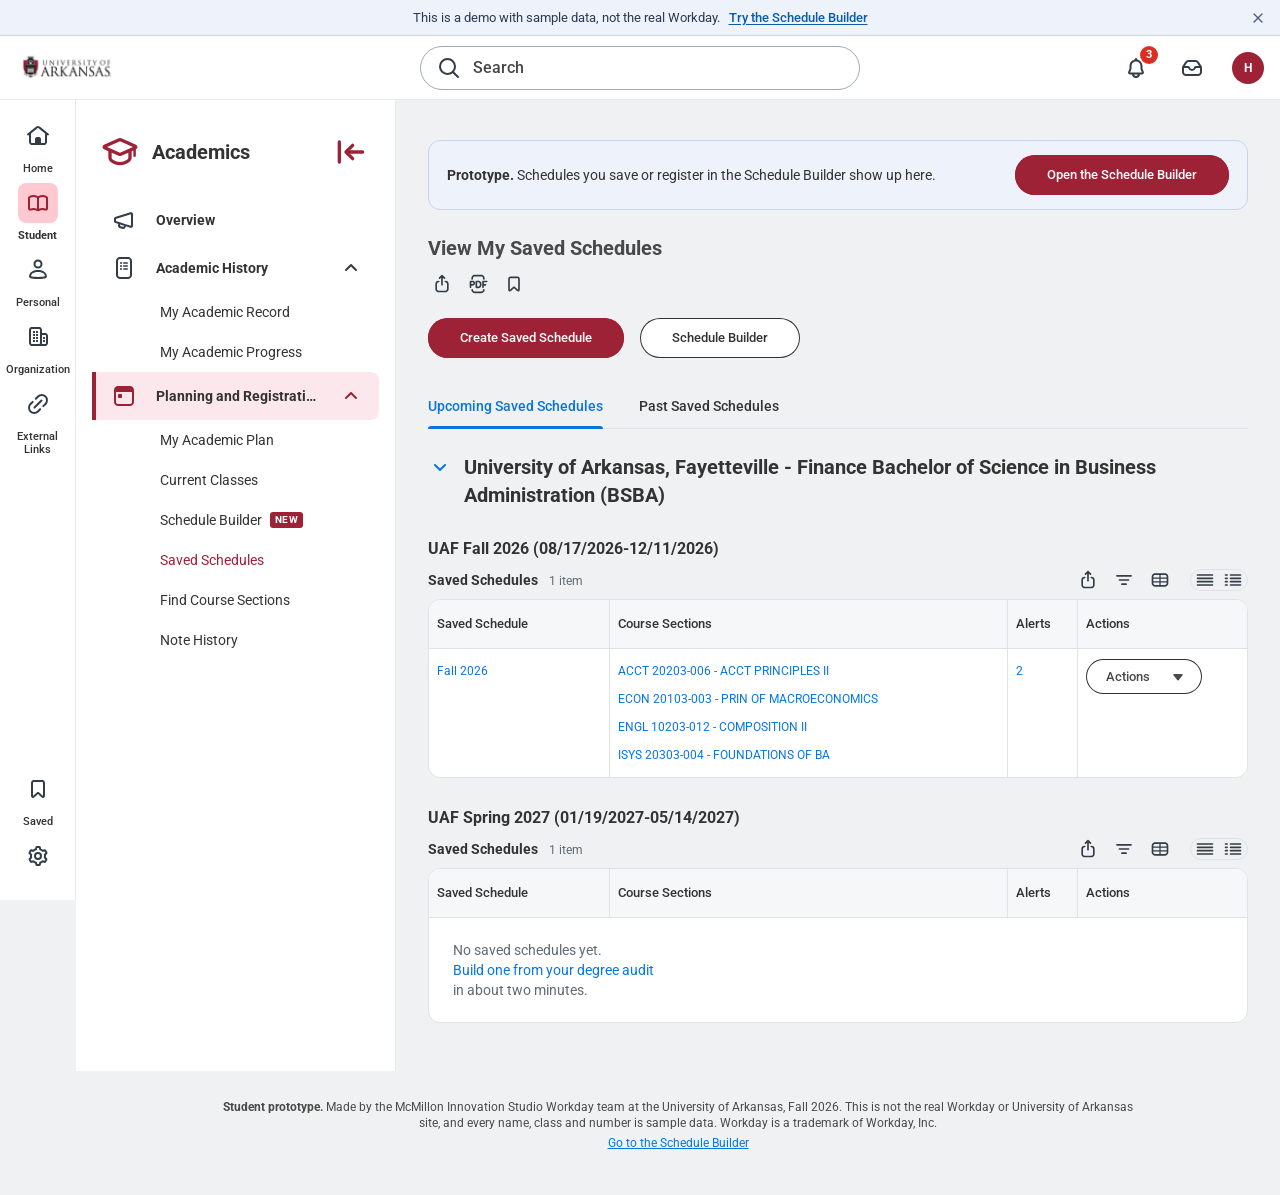
<file: saved-schedules.html>
<!doctype html>
<html lang="en">
<head>
<meta charset="utf-8">
<meta name="viewport" content="width=device-width, initial-scale=1">
<title>Saved Schedules · Schedule Builder prototype</title>
<link rel="preconnect" href="https://fonts.googleapis.com">
<link rel="preconnect" href="https://fonts.gstatic.com" crossorigin>
<link rel="icon" type="image/png" sizes="32x32" href="favicon-32.png?v=202611202047">
<link rel="icon" type="image/png" sizes="64x64" href="favicon-64.png?v=202611202047">
<link rel="shortcut icon" href="favicon.ico">
<link rel="apple-touch-icon" href="apple-touch-icon.png?v=202611202047">
<link rel="stylesheet" href="https://fonts.googleapis.com/css2?family=Roboto:wght@400;500;700&display=swap">
<link rel="stylesheet" href="css/workday.css?v=202611202047">
</head>
<body>
<main class="wd-main">
  <div class="wd-hub">
    <div id="rail"></div>
    <div class="wd-hub-body">
      <div id="banner"></div>
      <div class="pt-callout"><span><b>Prototype.</b> Schedules you save or register in the Schedule Builder show up here.</span><a class="wd-btn primary" href="builder.html">Open the Schedule Builder</a></div>
      <h1 class="wd-page-title">View My Saved Schedules</h1>
      <div class="wd-toolbar" style="margin:12px 0 24px"><span data-ic-inline="export"></span><span data-ic-inline="pdf"></span><span data-ic-inline="bookmark"></span></div>
      <div class="wd-btn-row">
        <a class="wd-btn primary" href="builder.html#start">Create Saved Schedule</a>
        <a class="wd-btn secondary" href="builder.html">Schedule Builder</a>
      </div>
      <div class="wd-tabs"><button class="wd-tab is-active" data-tab="up">Upcoming Saved Schedules</button><button class="wd-tab" data-tab="past">Past Saved Schedules</button></div><div id="pastPane" hidden class="wd-empty"><b>No past saved schedules</b>Schedules from terms that have ended show here.</div><div id="upPane">
      <div class="wd-prog-h"><span data-ic-inline="chevron-down-small"></span><span>University of Arkansas, Fayetteville - Finance Bachelor of Science in Business Administration (BSBA)</span></div>

      <h3 class="wd-section-h">UAF Fall 2026 (08/17/2026-12/11/2026)</h3>
      <div class="wd-toolbar"><span class="count">Saved Schedules <small>1 item</small></span><span data-ic-inline="export"></span><span data-ic-inline="filter"></span><span data-ic-inline="expand-table"></span><span class="seg"><span class="on" data-ic-inline="grid-view"></span><span data-ic-inline="list-view"></span></span></div>
      <table class="wd-table">
        <thead><tr><th style="width:22%">Saved Schedule</th><th>Course Sections</th><th style="width:70px">Alerts</th><th style="width:170px">Actions</th></tr></thead>
        <tbody><tr>
          <td><a href="#" data-wd="View Student Registration Saved Schedule">Fall 2026</a></td>
          <td><a href="#" data-wd="the course section page">ACCT 20203-006 - ACCT PRINCIPLES II</a><a href="#" data-wd="the course section page">ECON 20103-003 - PRIN OF MACROECONOMICS</a><a href="#" data-wd="the course section page">ENGL 10203-012 - COMPOSITION II</a><a href="#" data-wd="the course section page">ISYS 20303-004 - FOUNDATIONS OF BA</a></td>
          <td><a href="#" data-wd="the alerts list">2</a></td>
          <td><button class="wd-select">Actions <span data-ic-inline="caret-down-small"></span></button></td>
        </tr></tbody>
      </table>

      <h3 class="wd-section-h">UAF Spring 2027 (01/19/2027-05/14/2027)</h3>
      <div class="wd-toolbar"><span class="count">Saved Schedules <small>1 item</small></span><span data-ic-inline="export"></span><span data-ic-inline="filter"></span><span data-ic-inline="expand-table"></span><span class="seg"><span class="on" data-ic-inline="grid-view"></span><span data-ic-inline="list-view"></span></span></div>
      <table class="wd-table" id="springTable">
        <thead><tr><th style="width:22%">Saved Schedule</th><th>Course Sections</th><th style="width:70px">Alerts</th><th style="width:170px">Actions</th></tr></thead>
        <tbody id="springBody">
          <tr><td colspan="4" style="padding:24px;color:var(--wd-text-muted);font-size:14px">No saved schedules yet. <a href="builder.html">Build one from your degree audit</a> in about two minutes.</td></tr>
        </tbody>
      </table>
      </div>
    </div>
  </div>
</main>
<script src="js/icons.js?v=202611202047"></script>
<script src="js/shell.js?v=202611202047"></script>
<script src="js/hub.js?v=202611202047"></script>
<script>
renderShell({active:'student'});
document.getElementById('rail').outerHTML=renderRail('saved');
document.querySelectorAll('[data-ic-inline]').forEach(el=>el.outerHTML=icon(el.dataset.icInline));
document.querySelectorAll('[data-tab]').forEach(b=>b.addEventListener('click',()=>{ document.querySelectorAll('[data-tab]').forEach(x=>x.classList.toggle('is-active',x===b)); document.getElementById('upPane').hidden=b.dataset.tab!=='up'; document.getElementById('pastPane').hidden=b.dataset.tab!=='past'; }));
document.addEventListener('click',e=>{ const b=e.target.closest('.wd-select'); document.querySelectorAll('.wd-menu.actions').forEach(m=>m.remove()); if(!b) return; e.stopPropagation(); const m=document.createElement('div'); m.className='wd-menu actions'; const r=b.getBoundingClientRect(); m.style.position='fixed'; m.style.top=(r.bottom+6)+'px'; m.style.left=Math.min(r.left, innerWidth-236)+'px'; m.innerHTML='<a href="builder.html#review">Register from Saved Schedule</a><a href="builder.html#options">Edit</a><a href="#" data-wd="Copy Saved Schedule">Copy</a><a href="#" data-wd="Delete Saved Schedule">Delete</a>'; document.body.appendChild(m); });
// If the builder saved or registered a schedule, show it here like Workday would.
try{
  const q=new URLSearchParams(location.search);
  const saved=JSON.parse(localStorage.getItem('sb-saved')||'[]');
  if(saved.length){
    document.getElementById('springBody').innerHTML=saved.map((s,i)=>`<tr class="${q.get('saved')&&i===0?'is-new':''}"><td><a href="builder.html#review">${s.name}</a>${s.registered?'<span class="wd-reg">REGISTERED</span>':''}</td><td>${s.sections.map(x=>`<a href="#">${x}</a>`).join('')}</td><td>${s.alerts||0}</td><td><button class="wd-select">Actions ${icon('caret-down-small')}</button></td></tr>`).join('');
    document.querySelector('#springTable').previousElementSibling.querySelector('small').textContent=saved.length+' item'+(saved.length>1?'s':'');
  }
  if(q.get('saved')&&saved.length){
    const s0=saved[0];
    document.getElementById('banner').innerHTML=`<div class="wd-success" role="status">${icon('check-circle-fill')}<div><b>${s0.registered?'Registered.':'Saved.'} ${s0.name} is in your Upcoming Saved Schedules.</b>${s0.sections.length} sections · ${s0.credits||s0.sections.length*3} credits · UAF Spring 2027. ${s0.registered?'A confirmation is in your Workday inbox.':'Register from here when your appointment opens on 11/10/2026 at 8:00 AM.'}</div></div>`;
    setTimeout(()=>document.querySelector('#springTable')?.scrollIntoView({behavior:'smooth',block:'center'}),400);
    history.replaceState(null,'',location.pathname);
  }
}catch(e){}
</script>
</body>
</html>
</file>
<file: css/workday.css>
/* ------------------------------------------------------------------
   Workday Student shell — measured from wd5.myworkday.com (UA tenant)
   on 2026-11-03. Values are computed styles, not guesses.
   ------------------------------------------------------------------ */
:root{
  --wd-font: Roboto, "Helvetica Neue", Helvetica, Arial, sans-serif;
  --wd-text: #4a4a4a;          /* body copy */
  --wd-text-strong: #333333;   /* headings, labels */
  --wd-text-muted: #5e6a75;    /* secondary */
  --wd-icon: #333d47;          /* nav icons */
  --wd-link: #0875e1;          /* Canvas blue 600 */
  --wd-link-hover: #005cb9;
  --wd-bg: #f0f1f2;            /* page canvas */
  --wd-surface: #ffffff;
  --wd-border: #e8ebed;
  --wd-border-strong: #dfe2e6;
  --wd-input-border: #a1aab3;
  --wd-th-bg: #f6f7f8;
  --wd-brand: #9d2235;         /* UA cardinal — primary buttons, task header */
  --wd-brand-tint: #fce8ec;    /* hub active row */
  --wd-brand-pill: #ffc9d1;    /* active nav icon box */
  --wd-badge: #de2e21;         /* notification dot */
  --wd-alert: #ffa126;         /* amber alert bar */
  --wd-alert-text: #2b2b2b;
  --wd-ok: #008537;            /* positive */
  --wd-ok-soft: #e9f5ec;
  --wd-warn-soft: #fff3df;
  --wd-crit: #de2e21;
  --wd-crit-soft: #ffefee;
  --wd-info-soft: #d7eafc;
  --wd-radius: 16px;
  --wd-radius-s: 8px;
  --wd-shadow: 0 1px 3px rgba(31,38,46,.06), 0 1px 1px rgba(31,38,46,.04);
  --wd-shadow-pop: rgba(31,38,46,.12) 0 3px 12px, rgba(31,38,46,.08) 0 6px 24px;
  --wd-header-h: 64px;
  --wd-nav-w: 76px;
  --wd-rail-w: 320px;
}
*{box-sizing:border-box}
html{font-size:16px;-webkit-text-size-adjust:100%}
body{margin:0;background:var(--wd-bg);color:var(--wd-text);font:400 12px/16px var(--wd-font);-webkit-font-smoothing:antialiased}
a{color:var(--wd-link);text-decoration:none}
a:hover{color:var(--wd-link-hover);text-decoration:underline}
button{font:inherit;color:inherit;background:none;border:0;padding:0;cursor:pointer}
h1,h2,h3,h4{margin:0;color:var(--wd-text-strong)}
.wd-icon{display:inline-block;vertical-align:middle;flex:none}
.sr{position:absolute;width:1px;height:1px;overflow:hidden;clip:rect(0 0 0 0)}

/* ---------- global header ---------- */
.wd-header{position:fixed;top:0;left:0;right:0;height:var(--wd-header-h);background:#fff;border-bottom:1px solid var(--wd-border);display:flex;align-items:center;padding:0 16px;z-index:40}
.wd-logo{display:flex;align-items:center;height:40px}
.wd-logo img{height:39px;width:auto;display:block}
.wd-search{position:absolute;left:50%;transform:translateX(-50%);width:440px;max-width:calc(100% - 300px);height:44px;border-radius:100px;background:#fff;border:1px solid #a1aab3;display:flex;align-items:center;padding:0 16px;gap:12px;color:var(--wd-icon)}
.wd-search span{font-size:16px;font-weight:500;color:var(--wd-text-strong);opacity:.9}
.wd-header-right{margin-left:auto;display:flex;align-items:center;gap:24px}
.wd-iconbtn{position:relative;width:32px;height:32px;display:flex;align-items:center;justify-content:center;border-radius:50%;color:var(--wd-icon)}
.wd-iconbtn:hover{background:#f0f1f2}
.wd-badge{position:absolute;top:-6px;right:-6px;min-width:18px;height:18px;padding:0 5px;border-radius:9px;background:var(--wd-badge);color:#fff;font-size:11px;font-weight:700;line-height:18px;text-align:center}
.wd-avatar{width:32px;height:32px;border-radius:50%;background:#9d2235;color:#fff;font-weight:700;font-size:12px;display:flex;align-items:center;justify-content:center;letter-spacing:.3px}

/* ---------- left global nav ---------- */
.wd-nav{position:fixed;top:var(--wd-header-h);left:0;bottom:0;width:var(--wd-nav-w);background:#fff;border-right:1px solid var(--wd-border);padding:16px 0;display:flex;flex-direction:column;z-index:30}
.wd-nav a,.wd-nav button{display:flex;flex-direction:column;align-items:center;justify-content:flex-start;width:67px;margin:0 auto;min-height:60px;padding:0 2px 8px;gap:6px;color:var(--wd-text-strong);text-decoration:none;text-align:center;font-size:11px;line-height:13px;font-weight:500}
.wd-nav a:hover,.wd-nav button:hover{text-decoration:none}
.wd-nav .ic{width:40px;height:40px;border-radius:8px;display:flex;align-items:center;justify-content:center;color:var(--wd-icon)}
.wd-nav a:hover .ic,.wd-nav button:hover .ic{background:#f0f1f2}
.wd-nav .is-active .ic{background:var(--wd-brand-pill);color:var(--wd-brand)}
.wd-nav .is-active{font-weight:700}
.wd-nav .spacer{flex:1}

/* L2 flyout (Student menu) */
.wd-flyout{position:fixed;left:81px;top:148px;width:264px;background:#fff;border-radius:16px;box-shadow:var(--wd-shadow-pop);padding:8px 0;z-index:45;display:none}
.wd-flyout.open{display:block}
.wd-flyout h3{font-size:14px;line-height:20px;font-weight:700;padding:10px 16px 14px}
.wd-flyout a{display:block;padding:10px 16px;font-size:14px;line-height:20px;color:var(--wd-text-strong)}
.wd-flyout a:hover{background:#f0f1f2;text-decoration:none}

/* ---------- page frame ---------- */
.wd-main{margin-left:var(--wd-nav-w);padding-top:var(--wd-header-h);min-height:100vh}
.wd-hero{height:192px;background:#9d2235 url(../assets/ua-banner.jpg) center/cover no-repeat}
.wd-content{padding:40px 32px 48px;max-width:1124px}
.wd-grid{display:grid;grid-template-columns:minmax(0,620px) minmax(0,410px);gap:32px;align-items:start}
.wd-grid > .col{display:flex;flex-direction:column;gap:32px}

/* ---------- cards ---------- */
.wd-card{background:#fff;border:1px solid var(--wd-border);border-radius:var(--wd-radius);box-shadow:var(--wd-shadow);padding:24px}
.wd-card h2{font-size:20px;line-height:28px;font-weight:700}
.wd-card-head{display:flex;align-items:center;justify-content:space-between;margin-bottom:24px}
.wd-card-head .more{color:var(--wd-icon);width:32px;height:32px;display:flex;align-items:center;justify-content:center;border-radius:50%}
.wd-pager{display:flex;align-items:center;gap:8px;color:var(--wd-text-muted);font-size:12px}
.wd-pager button{color:var(--wd-icon);width:28px;height:28px;display:flex;align-items:center;justify-content:center;border-radius:50%}
.wd-pager button:disabled{opacity:.4}
.wd-inner{border:1px solid var(--wd-border-strong);border-radius:8px;padding:24px;display:flex;align-items:center;gap:24px}
.wd-inner + .wd-inner{margin-top:16px}
.wd-inner h4{font-size:16px;line-height:24px;font-weight:700}
.wd-inner p{margin:4px 0 0;font-size:14px;line-height:20px;color:var(--wd-text)}
.wd-inner .act{margin-left:auto;font-weight:700;font-size:14px;text-decoration:underline;white-space:nowrap}
.wd-ill{width:48px;height:48px;color:#de2e21;flex:none}
.wd-row{display:flex;align-items:flex-start;gap:24px}
.wd-row + .wd-row{margin-top:24px}
.wd-roundicon{width:48px;height:48px;border-radius:50%;background:#e8ebed;display:flex;align-items:center;justify-content:center;color:#333d47;flex:none}
.wd-roundicon.blue{background:#0875e1;color:#fff}
.wd-row h4{font-size:16px;line-height:24px;font-weight:700}
.wd-row p{margin:2px 0 0;font-size:14px;line-height:20px}
.wd-tag{display:inline-block;margin-top:6px;padding:2px 8px;background:#d7eafc;color:#333;font-size:13px;font-weight:700;border-radius:3px;letter-spacing:.2px}

/* ---------- type ---------- */
.wd-h1{font-size:32px;line-height:40px;font-weight:700;color:var(--wd-text-strong)}
.wd-greet{display:flex;align-items:baseline;justify-content:space-between;gap:24px;margin-bottom:20px}
.wd-date{font-size:20px;line-height:28px;color:var(--wd-text-muted)}
.wd-section-title{font-size:20px;line-height:28px;font-weight:700;color:var(--wd-text-strong)}
.wd-page-title{font-size:20px;line-height:28px;font-weight:700;color:#494949}

/* ---------- chips / buttons ---------- */
.wd-chips{display:flex;flex-wrap:wrap;gap:8px;align-items:center;margin-bottom:40px}
.wd-chip{height:35px;padding:0 16px;border-radius:100px;box-shadow:inset 0 0 0 1px #4a4a4a;background:#fff;color:#333;font-size:13px;font-weight:700;display:inline-flex;align-items:center;gap:8px;white-space:nowrap}
.wd-chip:hover{background:#f0f1f2;text-decoration:none}
.wd-chip.round{width:35px;padding:0;justify-content:center}
.wd-btn{display:inline-flex;align-items:center;justify-content:center;gap:8px;height:40px;padding:0 32px;border-radius:100px;font-size:13px;line-height:16px;font-weight:500;white-space:nowrap;text-decoration:none;cursor:pointer;transition:background .12s}
.wd-btn:hover{text-decoration:none}
.wd-btn.primary{background:var(--wd-brand);color:#fff;box-shadow:inset 0 0 0 1px var(--wd-brand)}
.wd-btn.primary:hover{background:#7f1b2b}
.wd-btn.secondary{background:#fff;color:#333;box-shadow:inset 0 0 0 1px #333}
.wd-btn.secondary:hover{background:#f0f1f2}
.wd-btn.tertiary{color:var(--wd-link);padding:0 12px;font-weight:700}
.wd-btn.tertiary:hover{text-decoration:underline}
.wd-btn.sm{height:35px;padding:0 24px;font-size:12px}
.wd-btn:disabled{opacity:.45;cursor:default}
.wd-btn-row{display:flex;flex-wrap:wrap;gap:16px;align-items:center}

/* ---------- footer ---------- */
.wd-footer{margin-left:var(--wd-nav-w);text-align:center;padding:24px 32px 40px;font-size:12px;line-height:16px;color:var(--wd-text)}
.wd-footer .wdlogo{display:block;margin:0 auto 12px;overflow:visible}
.wd-footer p{margin:4px 0;max-width:920px;margin-left:auto;margin-right:auto}
.wd-footer a{text-decoration:underline}

/* ---------- hub rail (Academics) ---------- */
.wd-hub{display:flex;min-height:calc(100vh - var(--wd-header-h))}
.wd-rail{width:var(--wd-rail-w);flex:none;background:#fff;border-right:1px solid var(--wd-border);padding:32px 16px 24px}
.wd-rail-head{display:flex;align-items:center;gap:12px;padding:0 8px 24px;font-size:20px;line-height:28px;font-weight:700;color:var(--wd-text-strong)}
.wd-rail-head .wd-icon{color:var(--wd-brand);width:40px;height:40px}
.wd-rail-head .collapse{margin-left:auto;color:var(--wd-icon)}
.wd-rail-item{display:flex;align-items:center;gap:20px;height:48px;padding:0 16px 0 20px;border-radius:0 8px 8px 0;font-size:14px;line-height:20px;font-weight:700;color:var(--wd-text-strong);position:relative;width:100%;text-align:left}
.wd-rail-item .wd-icon{color:var(--wd-icon)}
.wd-rail-item:hover{background:#f0f1f2;text-decoration:none}
.wd-rail-item.is-active{background:var(--wd-brand-tint)}
.wd-rail-item.is-active::before{content:"";position:absolute;left:0;top:0;bottom:0;width:4px;background:var(--wd-brand)}
.wd-rail-item.is-active .wd-icon{color:var(--wd-brand)}
.wd-rail-item .chev{margin-left:auto;color:var(--wd-icon)}
.wd-rail-sub{display:flex;align-items:center;height:40px;padding:0 16px 0 68px;font-size:14px;line-height:20px;color:var(--wd-text-strong);border-radius:8px;width:100%;text-align:left}
.wd-rail-sub:hover{background:#f0f1f2;text-decoration:none}
.wd-rail-sub.is-active{color:var(--wd-brand)}
.wd-rail-sub.is-new{position:relative}
.wd-rail-sub.is-new .new{margin-left:8px;font-size:10px;font-weight:700;letter-spacing:.4px;background:var(--wd-brand);color:#fff;border-radius:3px;padding:1px 5px;line-height:14px}
.wd-hub-body{flex:1;min-width:0;padding:40px 32px 48px}
.wd-hub-body .wd-chips{margin:16px 0 40px}
.wd-two{display:grid;grid-template-columns:repeat(2,minmax(0,1fr));gap:24px;align-items:stretch}
.wd-two + .wd-two{margin-top:24px}
.wd-tile{background:#fff;border:1px solid var(--wd-border);border-radius:var(--wd-radius);box-shadow:var(--wd-shadow);padding:24px;display:flex;flex-direction:column}
.wd-tile-head{display:flex;gap:16px;align-items:flex-start;margin-bottom:16px}
.wd-tile-head .wd-icon{width:44px;height:36px;color:#0875e1}
.wd-tile-head h3{font-size:20px;line-height:28px;font-weight:700}
.wd-tile-head p{margin:2px 0 0;font-size:14px;line-height:20px;color:var(--wd-text-muted)}
.wd-tile-foot{margin-top:auto;padding-top:16px;border-top:1px solid var(--wd-border);font-size:14px;font-weight:700}
.wd-tile-foot a{text-decoration:underline;color:#333}
.wd-tile .big{font-size:40px;line-height:48px;font-weight:400;color:var(--wd-text-strong);text-align:center;margin:12px 0 8px}
.wd-tile .big small{display:block;font-size:14px;line-height:20px;margin-top:4px}
.wd-kv{font-size:14px;line-height:20px;margin:0 0 12px}
.wd-kv b{display:block;font-weight:700;color:var(--wd-text-strong)}
.wd-kv span{color:var(--wd-text-muted)}
.wd-class{display:flex;gap:16px;justify-content:space-between;font-size:14px;line-height:20px;padding:8px 0}
.wd-class b{display:block;font-weight:700;color:var(--wd-text-strong)}
.wd-class .u{flex:none;color:var(--wd-text)}
.wd-outline-btn{margin:16px 0 0;height:36px;border-radius:100px;box-shadow:inset 0 0 0 1px #333;display:flex;align-items:center;justify-content:center;gap:8px;font-size:14px;font-weight:700;color:#333;width:100%}

/* ---------- task pages (red header) ---------- */
.wd-task-head{background:var(--wd-brand);color:#fff;height:67px;display:flex;align-items:center;padding:0 24px 0 40px;gap:16px}
.wd-task-head h1{color:#fff;font-size:20px;line-height:32px;font-weight:700;flex:1}
.wd-task-head .wd-icon{color:#fff}
.wd-task-body{padding:32px 40px 48px;max-width:1124px}
.wd-kvrow{display:grid;grid-template-columns:160px 1fr;gap:12px 16px;font-size:14px;line-height:20px;margin-bottom:12px}
.wd-kvrow b{font-weight:500;color:var(--wd-text-strong)}
.wd-alert{position:fixed;right:0;top:112px;background:var(--wd-alert);color:var(--wd-alert-text);height:34px;padding:0 24px 0 16px;border-radius:3px 0 0 3px;display:flex;align-items:center;gap:12px;font-size:13px;font-weight:500;z-index:20;box-shadow:0 1px 3px rgba(0,0,0,.15)}
.wd-alert a{color:inherit;text-decoration:underline}
.wd-tabs{display:flex;gap:36px;border-bottom:1px solid var(--wd-border-strong);margin:28px 0 24px}
.wd-tab{padding:10px 0 12px;font-size:14px;line-height:20px;color:var(--wd-text-strong);position:relative;font-weight:500}
.wd-tab.is-active{color:var(--wd-link)}
.wd-tab.is-active::after{content:"";position:absolute;left:0;right:0;bottom:-1px;height:3px;background:var(--wd-link);border-radius:3px 3px 0 0}
.wd-toolbar{display:flex;align-items:center;gap:8px;margin:8px 0 8px;color:var(--wd-icon)}
.wd-toolbar .count{font-size:14px;font-weight:700;color:var(--wd-text-strong);margin-right:auto}
.wd-toolbar .count small{font-weight:400;color:var(--wd-text-muted);margin-left:8px}
.wd-toolbar .wd-icon{width:20px;height:20px;margin:0 4px}
.wd-toolbar .seg{display:flex;border:1px solid var(--wd-border-strong);border-radius:100px;overflow:hidden;margin-left:8px}
.wd-toolbar .seg span{width:28px;height:28px;display:flex;align-items:center;justify-content:center}
.wd-toolbar .seg span.on{background:#e8ebed}
.wd-table{width:100%;border-collapse:separate;border-spacing:0;font-size:12px;line-height:16px;border:1px solid var(--wd-border-strong);border-radius:12px;overflow:hidden;background:#fff}
.wd-table th{background:var(--wd-th-bg);text-align:left;font-weight:500;font-size:13px;line-height:16px;color:var(--wd-text-strong);padding:16px 8px;border-bottom:1px solid var(--wd-border-strong);vertical-align:bottom}
.wd-table td{padding:10px 8px;border-bottom:1px solid var(--wd-border-strong);vertical-align:top}
.wd-table tr:last-child td{border-bottom:0}
.wd-table th + th,.wd-table td + td{border-left:1px solid var(--wd-border-strong)}
.wd-table a{display:block;margin-bottom:8px}
.wd-table a:last-child{margin-bottom:0}
.wd-table .num{text-align:right}
.wd-section-h{font-size:16px;line-height:24px;font-weight:700;color:var(--wd-text-strong);margin:28px 0 8px}
.wd-prog-h{display:flex;gap:12px;align-items:flex-start;font-size:20px;line-height:28px;font-weight:700;color:var(--wd-text-strong);margin:0 0 20px}
.wd-prog-h .wd-icon{color:var(--wd-link);margin-top:2px}
.wd-select{height:35px;padding:0 12px 0 20px;border-radius:100px;box-shadow:inset 0 0 0 1px #333;font-size:13px;font-weight:500;display:inline-flex;align-items:center;gap:16px;background:#fff}

/* ---------- dialogs ---------- */
.wd-scrim{position:fixed;inset:0;background:rgba(0,0,0,.4);z-index:60;display:none;align-items:center;justify-content:center;padding:24px}
.wd-scrim.open{display:flex}
.wd-dialog{background:#fff;border-radius:16px;border:1px solid #d5d9de;box-shadow:0 20px 25px rgba(0,0,0,.16);width:min(800px,100%);max-height:calc(100vh - 48px);display:flex;flex-direction:column;position:relative}
.wd-dialog-head{height:64px;display:flex;align-items:center;padding:0 32px;border-bottom:1px solid var(--wd-border);font-size:20px;font-weight:700;color:var(--wd-text-strong)}
.wd-dialog-head .x{margin-left:auto;color:var(--wd-icon);width:32px;height:32px;display:flex;align-items:center;justify-content:center;border-radius:50%}
.wd-dialog-body{padding:24px 32px 32px;overflow:auto}
.wd-dialog.small{width:min(668px,100%)}
.wd-dialog.small .wd-dialog-body{padding:32px}
.wd-dialog.small h2{font-size:20px;line-height:28px;font-weight:700;margin-bottom:16px}
.wd-dialog.small ol{margin:0;padding-left:20px;font-size:13px;line-height:20px}
.wd-dialog.small ol b{display:block;color:var(--wd-text-strong)}

/* ---------- toast ---------- */
.wd-toast{position:fixed;left:50%;bottom:32px;transform:translateX(-50%) translateY(20px);background:#fff;border:1px solid var(--wd-border-strong);border-left:6px solid var(--wd-ok);border-radius:8px;box-shadow:var(--wd-shadow-pop);padding:14px 20px;font-size:14px;line-height:20px;color:var(--wd-text-strong);display:flex;align-items:center;gap:12px;opacity:0;pointer-events:none;transition:all .25s;z-index:70;max-width:calc(100vw - 32px)}
.wd-toast.show{opacity:1;transform:translateX(-50%) translateY(0)}
.wd-toast .wd-icon{color:var(--wd-ok)}

/* ---------- responsive (Workday collapses nav to a drawer on phones) ---------- */
@media (max-width:1000px){
  .wd-grid{grid-template-columns:1fr}
  .wd-two{grid-template-columns:1fr}
  .wd-rail{display:none}
  .wd-content,.wd-hub-body,.wd-task-body{padding:24px 16px 40px}
}
@media (max-width:720px){
  :root{--wd-nav-w:0px}
  .wd-nav{display:none}
  .wd-search{position:static;transform:none;width:auto;max-width:none;flex:1;margin:0 12px;height:40px}
  .wd-search span{font-size:14px}
  .wd-header{padding:0 12px}
  .wd-header-right{gap:12px}
  .wd-logo img{height:32px}
  .wd-hero{height:120px}
  .wd-h1{font-size:24px;line-height:30px}
  .wd-greet{flex-direction:column;gap:4px;align-items:flex-start}
  .wd-date{font-size:14px;line-height:20px}
  .wd-chips{flex-wrap:nowrap;overflow-x:auto;padding-bottom:4px;margin-bottom:24px;-webkit-overflow-scrolling:touch}
  .wd-card{padding:20px 16px}
  .wd-inner{padding:16px;gap:16px}
  .wd-task-head{padding:0 16px;height:56px}
  .wd-task-head h1{font-size:17px}
  .wd-alert{top:120px}
  .wd-kvrow{grid-template-columns:1fr;gap:2px 0;margin-bottom:16px}
  .wd-footer{padding:24px 16px 40px}
  .wd-bottombar{display:flex}
  body.has-bottombar{padding-bottom:64px}
}
/* phone bottom tab bar (Workday mobile pattern) */
.wd-bottombar{display:none;position:fixed;left:0;right:0;bottom:0;height:64px;background:#fff;border-top:1px solid var(--wd-border);z-index:40;justify-content:space-around;align-items:stretch;padding:4px 8px 6px}
.wd-bottombar a{display:flex;flex-direction:column;align-items:center;justify-content:center;gap:4px;flex:1;font-size:11px;line-height:13px;font-weight:500;color:var(--wd-text-strong)}
.wd-bottombar a .ic{width:40px;height:28px;border-radius:8px;display:flex;align-items:center;justify-content:center;color:var(--wd-icon)}
.wd-bottombar a.is-active .ic{background:var(--wd-brand-pill);color:var(--wd-brand)}
.wd-bottombar a:hover{text-decoration:none}

/* page-level success (Workday 'Success!' banner) */
.wd-success{display:flex;align-items:flex-start;gap:12px;background:#e9f5ec;border:1px solid #b7dfc3;border-left:6px solid var(--wd-ok);border-radius:8px;padding:14px 16px;margin:0 0 20px;font-size:14px;line-height:20px;color:var(--wd-text-strong)}
.wd-success .wd-icon{color:var(--wd-ok);flex:none}
.wd-success b{display:block;font-weight:700}
.wd-table tr.is-new td{background:#f3faf5;animation:wdNew 1.8s ease-out 1}
@keyframes wdNew{0%{background:#cdebd6}100%{background:#f3faf5}}
.wd-reg{display:inline-block;margin-left:8px;font-size:11px;font-weight:700;letter-spacing:.3px;color:#0b5e2a;background:#e9f5ec;border-radius:3px;padding:2px 6px;vertical-align:middle}

/* ---------- phone: hub rail becomes a scrollable strip ---------- */
.wd-rail-mobile{display:none}
@media (max-width:1000px){
  .wd-hub{flex-direction:column}
  .wd-rail-mobile{display:flex;align-items:center;gap:8px;overflow-x:auto;-webkit-overflow-scrolling:touch;padding:10px 16px;background:#fff;border-bottom:1px solid var(--wd-border);white-space:nowrap;scrollbar-width:none}
  .wd-rail-mobile::-webkit-scrollbar{display:none}
  .wd-rail-mobile .hd{display:inline-flex;align-items:center;gap:6px;font-size:13px;font-weight:700;color:var(--wd-text-strong);padding-right:8px;border-right:1px solid var(--wd-border-strong);margin-right:4px;flex:none}
  .wd-rail-mobile .hd .wd-icon{color:var(--wd-brand);width:22px;height:22px}
  .wd-rail-mobile a{flex:none;display:inline-flex;align-items:center;gap:6px;height:34px;padding:0 14px;border-radius:100px;box-shadow:inset 0 0 0 1px #c9ced4;font-size:13px;font-weight:500;color:var(--wd-text-strong)}
  .wd-rail-mobile a.is-active{background:var(--wd-brand-tint);box-shadow:inset 0 0 0 1px var(--wd-brand);color:var(--wd-brand);font-weight:700}
  .wd-rail-mobile a:hover{text-decoration:none}
  .wd-rail-mobile .new{font-size:10px;font-weight:700;letter-spacing:.4px;background:var(--wd-brand);color:#fff;border-radius:3px;padding:1px 5px;line-height:14px}
}
/* ---------- phone: tables scroll instead of clipping; no iOS zoom on focus ---------- */
@media (max-width:720px){
  .wd-table{display:block;overflow-x:auto;-webkit-overflow-scrolling:touch;max-width:100%}
  .wd-table thead,.wd-table tbody{display:table;width:100%;min-width:560px}
  .wd-table th,.wd-table td{white-space:normal}
  input,select,textarea{font-size:16px !important}
  .wd-task-head .sb-term{max-width:140px}
}

/* ---------- header popovers (notifications, tasks, profile) ---------- */
.wd-pop{position:fixed;top:60px;right:16px;width:360px;max-width:calc(100vw - 24px);background:#fff;border-radius:12px;box-shadow:var(--wd-shadow-pop);border:1px solid var(--wd-border);z-index:60;padding:6px 0;max-height:calc(100vh - 80px);overflow:auto}
.wd-pop .hd{display:flex;justify-content:space-between;align-items:center;padding:10px 16px 8px;font-size:14px;color:var(--wd-text-strong);border-bottom:1px solid var(--wd-border)}
.wd-pop .hd a{font-size:12px;font-weight:700}
.wd-pop .row{display:flex;gap:10px;padding:12px 16px;color:var(--wd-text);border-bottom:1px solid var(--wd-border);text-decoration:none}
.wd-pop .row:last-child{border-bottom:0}
.wd-pop .row:hover{background:#f6f7f8;text-decoration:none}
.wd-pop .row .dot{width:8px;height:8px;border-radius:50%;background:var(--wd-link);margin-top:6px;flex:none}
.wd-pop .row b{display:block;font-size:13px;line-height:18px;color:var(--wd-text-strong)}
.wd-pop .row span{display:block;font-size:12px;line-height:16px}
.wd-pop .row i{display:block;font-style:normal;font-size:11px;color:var(--wd-text-muted);margin-top:2px}
.wd-pop .me{display:flex;gap:12px;align-items:center;padding:12px 16px;border-bottom:1px solid var(--wd-border)}
.wd-pop .me .wd-avatar{width:40px;height:40px;font-size:14px}
.wd-pop .me b{display:block;font-size:14px;color:var(--wd-text-strong)}
.wd-pop .me span{display:block;font-size:12px;color:var(--wd-text-muted)}
.wd-pop .me a{font-size:12px;font-weight:700}
.wd-pop > a[role=menuitem]{display:flex;align-items:center;gap:12px;padding:10px 16px;font-size:14px;color:var(--wd-text-strong);min-height:40px}
.wd-pop > a[role=menuitem]:hover{background:#f6f7f8;text-decoration:none}
.wd-pop > a[role=menuitem] .wd-icon{color:var(--wd-icon)}
.wd-pop > a.out{border-top:1px solid var(--wd-border);margin-top:4px}
@media (max-width:720px){.wd-pop{right:8px;top:56px}}
/* flyouts: top set by script to sit beside the button */
.wd-flyout{top:auto}
/* collapsed hub rail (icons only, like Workday) */
.wd-rail.is-collapsed{width:64px;padding:32px 8px 24px}
.wd-rail.is-collapsed .wd-rail-head{padding:0 0 24px;justify-content:center;flex-direction:column;gap:8px}
.wd-rail.is-collapsed .wd-rail-head > span,.wd-rail.is-collapsed .wd-rail-item > span:not(.chev),.wd-rail.is-collapsed .wd-rail-item .chev,.wd-rail.is-collapsed .wd-rail-group{display:none}
.wd-rail.is-collapsed .wd-rail-head .collapse{margin:0}
.wd-rail.is-collapsed .wd-rail-item{justify-content:center;padding:0;border-radius:8px;width:48px;margin:0 auto 4px}
.wd-rail.is-collapsed .wd-rail-item.is-active::before{display:none}
/* tap targets: every inline link in tables, tiles and cards gets a 24px hit area */
.wd-table a,.wd-tile-foot a,.wd-inner .act,.wd-row p a,.wd-card p a,.wd-footer a,.sb-pcard a,.wd-kvrow a,.wd-pop .hd a,.wd-pop .me a{display:inline-block;padding:4px 0;margin:-4px 0;line-height:16px}
.wd-table a{display:block;margin:0 0 4px;padding:4px 0}
.wd-table a:last-child{margin-bottom:0}
.wd-card-head .more,.wd-pager button{min-width:32px;min-height:32px}
/* Note History empty state */
.wd-empty{border:1px dashed var(--wd-border-strong);border-radius:12px;padding:28px 20px;text-align:center;color:var(--wd-text-muted);font-size:14px}
.wd-empty b{display:block;color:var(--wd-text-strong);margin-bottom:4px}
/* actions dropdown menu */
.wd-menu{position:absolute;background:#fff;border-radius:12px;box-shadow:var(--wd-shadow-pop);border:1px solid var(--wd-border);padding:6px 0;z-index:50;min-width:220px}
.wd-menu a,.wd-menu button{display:block;width:100%;text-align:left;padding:10px 16px;font-size:14px;line-height:20px;color:var(--wd-text-strong)}
.wd-menu a:hover,.wd-menu button:hover{background:#f6f7f8;text-decoration:none}
.wd-chip.round{flex:none}
.wd-table td a{min-width:24px}


/* ---------- prototype notice (keeps the clone from being mistaken for the real tenant) ---------- */
:root{--pt-h:36px}
body.pt-hidden{--pt-h:0px}
.pt-banner{position:fixed;top:0;left:0;right:0;height:36px;z-index:55;background:#eef2fa;border-bottom:1px solid #c9d4ea;color:#2b3a55;display:flex;align-items:center;justify-content:center;gap:8px;padding:0 44px;font:400 13px/18px var(--wd-font);transition:transform .35s ease}
body.pt-hidden .pt-banner{transform:translateY(-100%);pointer-events:none}
.pt-banner p{margin:0;min-width:0;overflow:hidden;text-overflow:ellipsis;white-space:nowrap;text-align:center}
.pt-banner .pt-short{display:none}
.pt-banner .pt-link{margin-left:6px;color:#0b5cad;font-weight:500;text-decoration:underline;text-underline-offset:2px}
.pt-banner .pt-x{position:absolute;right:8px;top:50%;transform:translateY(-50%);width:28px;height:28px;border-radius:50%;display:flex;align-items:center;justify-content:center;color:#4b5d82}
.pt-banner .pt-x:hover{background:#dde5f3}
.wd-header,.wd-nav,.wd-main,.wd-pop{transition:top .35s ease,padding-top .35s ease}
.wd-header{top:var(--pt-h)}
.wd-nav{top:calc(var(--wd-header-h) + var(--pt-h))}
.wd-main{padding-top:calc(var(--wd-header-h) + var(--pt-h))}
.wd-hub{min-height:calc(100vh - var(--wd-header-h) - var(--pt-h))}
.wd-pop{top:calc(60px + var(--pt-h))}
.wd-alert{top:calc(112px + var(--pt-h))}
.pt-intro{margin:0 0 24px;background:#eef2fa;border:1px solid #c9d4ea;border-radius:16px;padding:20px 24px;display:flex;flex-wrap:wrap;align-items:center;gap:16px 32px}
.pt-intro > div:first-child{flex:1 1 380px;min-width:0}
.pt-intro h2{font-size:18px;line-height:24px;font-weight:700;color:#0f2e66;margin:0 0 6px}
.pt-intro p{margin:0;font-size:14px;line-height:20px;color:var(--wd-text-strong)}
.pt-intro-actions{display:flex;flex-wrap:wrap;gap:12px}
.pt-callout{display:flex;flex-wrap:wrap;align-items:center;gap:12px 24px;background:#eef2fa;border:1px solid #c9d4ea;border-radius:12px;padding:14px 18px;margin:0 0 24px;font-size:14px;line-height:20px;color:var(--wd-text-strong)}
.pt-callout span{flex:1 1 280px}
.wd-toast.show{pointer-events:auto}
.wd-toast.has-act{border-left-color:#0f2e66}
.wd-toast.has-act .wd-icon{color:#0f2e66}
.wd-toast-act{flex:none;font-weight:700;white-space:nowrap}
@media (max-width:1000px){ .wd-alert{top:calc(120px + var(--pt-h))} }
@media (max-width:720px){
  .pt-banner{padding:0 40px 0 12px;font-size:12px}
  .pt-banner .pt-long{display:none}
  .pt-banner .pt-short{display:inline}
  .wd-pop{top:calc(56px + var(--pt-h))}
  .wd-toast{flex-wrap:wrap;width:calc(100vw - 32px)}
}

/* ---------- Demo Day mobile pass ---------- */
.ann{display:flex;gap:16px;align-items:flex-start}
.ann[hidden]{display:none}
@media (max-width:700px){
  .wd-iconbtn{width:44px;height:44px}
  .wd-header-right{gap:2px}
  .wd-search{min-width:0}
  .wd-avatar{margin-left:4px}
  .pt-banner .pt-x{width:44px;height:44px;right:0}
  .wd-dialog-head .x{width:44px;height:44px}
  .wd-chip{height:44px}
  .wd-btn{min-height:44px}
  .wd-rail-mobile a{height:44px}
  .wd-prog-h{font-size:13px;line-height:18px}
  #regBody td{white-space:normal;min-width:0}
  #regBody:has(td[colspan]){min-width:0!important}
  .wd-toolbar .count small{font-size:12px}
  .wd-header .wd-avatar{width:44px;height:44px;padding:6px;background-clip:content-box}
  .wd-card-head .more,.wd-pager button{min-width:44px;min-height:44px}
}

.pt-link .s{display:none}
@media (max-width:380px){
  .wd-search{justify-content:center;padding:0}
  .wd-search span{display:none}
  .pt-link .l{display:none}.pt-link .s{display:inline}
}

/* dialogs: size to the visible screen (Chrome's toolbar included), scroll inside, freeze the page behind */
.wd-dialog{max-height:calc(100dvh - 48px)}
.wd-dialog-body{min-height:0;overscroll-behavior:contain;-webkit-overflow-scrolling:touch}
html:has(.wd-scrim.open),html:has(.wd-scrim.open) body{overflow:hidden}
.wd-scrim{overscroll-behavior:contain}
@media (max-width:720px){.wd-dialog{max-height:calc(100dvh - 24px)}}
</file>
<file: css/builder.css>
/* Schedule Builder — lives inside the Workday shell; Canvas-flavoured controls. */
.sb{max-width:760px}
.sb-wide{max-width:1124px}
.wd-bottombar{display:none !important}
body.has-bottombar{padding-bottom:0}
.sb-head{display:flex;align-items:center;gap:12px;margin-left:auto}
.sb-term{display:inline-flex;align-items:center;gap:8px;height:32px;padding:0 14px;border-radius:100px;background:rgba(255,255,255,.14);color:#fff;font-size:13px;font-weight:500;white-space:nowrap}
.sb-term .wd-icon{width:18px;height:18px}

/* step bar (Workday business-process style) */
.sb-steps{display:flex;align-items:center;gap:0;margin:0 0 28px;padding:0;list-style:none;counter-reset:s}
.sb-steps li{display:flex;align-items:center;gap:10px;font-size:13px;line-height:16px;color:var(--wd-text-muted);font-weight:500;white-space:nowrap}
.sb-steps li .n{width:28px;height:28px;border-radius:50%;border:2px solid #c9ced4;display:flex;align-items:center;justify-content:center;font-size:12px;font-weight:700;color:var(--wd-text-muted);background:#fff;flex:none}
.sb-steps li.done .n{background:var(--wd-ok);border-color:var(--wd-ok);color:#fff}
.sb-steps li.now{color:var(--wd-text-strong)}
.sb-steps li.now .n{border-color:var(--wd-brand);color:var(--wd-brand)}
.sb-steps li + li::before{content:"";width:40px;height:2px;background:#dfe2e6;margin:0 10px}
.sb-steps li.done + li::before{background:var(--wd-ok)}
@media (max-width:720px){
  .sb-steps li span.t{display:none}
  .sb-steps li.now span.t{display:inline}
  .sb-steps li + li::before{width:16px;margin:0 6px}
}

/* generic */
.sb-card{background:#fff;border:1px solid var(--wd-border);border-radius:16px;box-shadow:var(--wd-shadow);padding:24px;margin-bottom:24px}
.sb-card h2{font-size:20px;line-height:28px;font-weight:700;margin-bottom:4px}
.sb-card .sub{font-size:14px;line-height:20px;color:var(--wd-text-muted);margin:0 0 20px}
.sb-lead{font-size:16px;line-height:24px;color:var(--wd-text);margin:0 0 16px}
.sb-facts{display:grid;grid-template-columns:repeat(auto-fit,minmax(150px,1fr));gap:16px;margin:20px 0 8px}
.sb-fact{border:1px solid var(--wd-border-strong);border-radius:8px;padding:14px 16px}
.sb-fact b{display:block;font-size:24px;line-height:28px;font-weight:700;color:var(--wd-text-strong)}
.sb-fact span{font-size:13px;line-height:18px;color:var(--wd-text-muted)}
.sb-note{display:flex;gap:10px;align-items:flex-start;font-size:13px;line-height:18px;color:var(--wd-text);background:#f6f7f8;border-radius:8px;padding:12px 14px;margin-top:16px}
.sb-note .wd-icon{width:18px;height:18px;color:var(--wd-text-muted);margin-top:0}
.sb-foot{position:sticky;bottom:0;background:#fff;border-top:1px solid var(--wd-border);margin:0 -32px -48px;padding:16px 32px;display:flex;gap:16px;align-items:center;z-index:10}
.sb-foot .right{margin-left:auto;display:flex;gap:12px;align-items:center}
.sb-foot .hint{font-size:13px;color:var(--wd-text-muted)}
@media (max-width:1000px){.sb-foot{margin:0 -16px -40px;padding:12px 16px}}
.sb-link{font-weight:700;font-size:14px}
.sb-muted{color:var(--wd-text-muted)}
.sb-chk{display:flex;gap:10px;align-items:flex-start;font-size:14px;line-height:20px;padding:8px 0;border-bottom:1px solid var(--wd-border)}
.sb-chk:last-child{border-bottom:0}
.sb-chk .wd-icon{color:var(--wd-ok);width:20px;height:20px;flex:none}
.sb-chk.warn .wd-icon{color:#c66a00}

/* form controls */
.sb-field{margin-bottom:24px}
.sb-label{display:block;font-size:14px;line-height:20px;font-weight:500;color:var(--wd-text-strong);margin-bottom:8px}
.sb-label small{font-weight:400;color:var(--wd-text-muted);margin-left:6px}
.sb-seg{display:inline-flex;border:1px solid #333;border-radius:100px;overflow:hidden;background:#fff}
.sb-seg button{height:36px;padding:0 18px;font-size:14px;font-weight:500;color:#333;border-right:1px solid #333}
.sb-seg button:last-child{border-right:0}
.sb-seg button.on{background:#333;color:#fff}
.sb-select{height:40px;border:1px solid var(--wd-input-border);border-radius:4px;padding:0 36px 0 12px;font:500 14px var(--wd-font);color:#333;background:#fff url("data:image/svg+xml;utf8,<svg xmlns='http://www.w3.org/2000/svg' width='16' height='16' viewBox='0 0 24 24'><path fill='%23494949' d='M6.7 9.3a1 1 0 0 1 1.4 0L12 13.2l3.9-3.9a1 1 0 1 1 1.4 1.4l-4.6 4.6a1 1 0 0 1-1.4 0L6.7 10.7a1 1 0 0 1 0-1.4z'/></svg>") no-repeat right 10px center;appearance:none;-webkit-appearance:none;min-width:150px}
.sb-days{display:flex;gap:8px;flex-wrap:wrap}
.sb-day{width:48px;height:36px;border-radius:100px;box-shadow:inset 0 0 0 1px #4a4a4a;font-size:13px;font-weight:700;color:#333;background:#fff}
.sb-day.off{background:#333;color:#fff}
.sb-tags{display:flex;gap:8px;flex-wrap:wrap}
.sb-tagbtn{height:34px;padding:0 14px;border-radius:100px;box-shadow:inset 0 0 0 1px #a1aab3;font-size:13px;font-weight:500;color:#333;background:#fff;display:inline-flex;align-items:center;gap:6px}
.sb-tagbtn.on{box-shadow:inset 0 0 0 2px var(--wd-brand);color:var(--wd-brand);font-weight:700}
.sb-textarea{width:100%;min-height:72px;border:1px solid var(--wd-input-border);border-radius:4px;padding:10px 12px;font:400 14px/20px var(--wd-font);color:#333;resize:vertical}
.sb-textarea:focus,.sb-select:focus{outline:2px solid #0875e1;outline-offset:0;border-color:#0875e1}
.sb-parsed{display:flex;flex-wrap:wrap;gap:8px;margin-top:10px}
.sb-parsed span{font-size:12px;font-weight:700;color:#333;background:#d7eafc;border-radius:3px;padding:3px 8px}
.sb-ai-box{border:1px solid #c7dcf6;background:#f3f8fe;border-radius:8px;padding:14px 16px;margin-bottom:24px}
.sb-ai-box .sb-label{display:flex;align-items:center;gap:8px}
.sb-ai-box .sb-label .wd-icon{color:#0875e1;width:18px;height:18px}
.sb-ai-box .row{display:flex;gap:12px;align-items:flex-start}
.sb-ai-box .row .wd-btn{flex:none;margin-top:0}

/* week grid */
.sb-week{--h:40px;--start:8;--hours:10;display:grid;grid-template-columns:44px repeat(5,1fr);font-size:11px;line-height:14px;color:var(--wd-text-muted);user-select:none}
.sb-week.mini{--h:22px;font-size:9px;line-height:10px}
.sb-week .dh{text-align:center;padding:0 0 6px;font-weight:500;color:var(--wd-text-strong);font-size:12px}
.sb-week.mini .dh{font-size:10px;padding-bottom:3px}
.sb-week .dh.off{color:#a1aab3}
.sb-week .times{display:grid;grid-template-rows:repeat(var(--hours),var(--h))}
.sb-week .times span{transform:translateY(-7px);padding-right:6px;text-align:right}
.sb-week.mini .times span{transform:translateY(-5px);padding-right:4px}
.sb-week .col{position:relative;height:calc(var(--h) * var(--hours));border-left:1px solid var(--wd-border-strong);background:repeating-linear-gradient(to bottom,transparent 0,transparent calc(var(--h) - 1px),var(--wd-border-strong) calc(var(--h) - 1px),var(--wd-border-strong) var(--h));border-top:1px solid var(--wd-border-strong)}
.sb-week .col:last-child{border-right:1px solid var(--wd-border-strong)}
.sb-week .col.off{background-color:#f6f7f8;background-image:repeating-linear-gradient(135deg,transparent 0 6px,#e8ebed 6px 7px)}
.sb-week .col.off::after{content:"Off";position:absolute;left:0;right:0;top:8px;text-align:center;font-size:11px;font-weight:700;color:#a1aab3}
.sb-week.mini .col.off::after{font-size:9px;top:4px}
.sb-week .ev{position:absolute;left:2px;right:2px;border-radius:3px;padding:3px 5px;background:#ebedf0;color:#333;overflow:hidden;border-left:3px solid #6a7580;cursor:pointer}
.sb-week .ev b{display:block;font-weight:700;font-size:11px;line-height:13px;white-space:nowrap;overflow:hidden;text-overflow:ellipsis}
.sb-week .ev i{font-style:normal;display:block;white-space:nowrap;overflow:hidden;text-overflow:ellipsis}
.sb-week.mini .ev{padding:1px 3px;border-left-width:2px}
.sb-week.mini .ev b{font-size:8.5px;line-height:10px}
.sb-week.mini .ev i{display:none}
.sb-week .ev.c1{background:#dceefc;border-color:#0875e1}
.sb-week .ev.c2{background:#e3f4ea;border-color:#008537}
.sb-week .ev.c3{background:#f1e8fa;border-color:#7a4fc7}
.sb-week .ev.c4{background:#fff1dc;border-color:#d7761a}
.sb-week .ev.c5{background:#e0f2f2;border-color:#0f8a8a}
.sb-week .ev.c6{background:#fde8ec;border-color:#9d2235}
.sb-week .ev.block{background:repeating-linear-gradient(135deg,#e8ebed 0 5px,#f6f7f8 5px 10px);border-color:#a1aab3;color:#5e6a75;cursor:default}
.sb-week .ev.hl{outline:2px solid var(--wd-brand);outline-offset:1px}
.sb-week .ev.ghost{background:#ffefee;border-color:#de2e21;border-style:dashed;opacity:.9}
.sb-week .cell{position:absolute;left:0;right:0;cursor:pointer}
.sb-week .cell:hover{background:rgba(8,117,225,.08)}
.sb-legend{display:flex;gap:16px;flex-wrap:wrap;font-size:12px;color:var(--wd-text-muted);margin-top:10px}
.sb-legend span::before{content:"";display:inline-block;width:12px;height:12px;border-radius:2px;margin-right:6px;vertical-align:-2px;background:repeating-linear-gradient(135deg,#e8ebed 0 3px,#f6f7f8 3px 6px);border:1px solid #a1aab3}

/* requirement rows */
.sb-req{display:grid;grid-template-columns:1fr auto;gap:4px 16px;padding:14px 0;border-bottom:1px solid var(--wd-border);align-items:center}
.sb-req:last-child{border-bottom:0}
.sb-req b{font-size:14px;line-height:20px;color:var(--wd-text-strong);font-weight:700}
.sb-req .d{font-size:13px;line-height:18px;color:var(--wd-text);display:flex;gap:6px;align-items:center;flex-wrap:wrap}
.sb-req .d .wd-icon{width:16px;height:16px;color:var(--wd-ok)}
.sb-req .d .wd-icon.miss{color:#c66a00}
.sb-req.later{opacity:.75}
.sb-pill{display:inline-flex;align-items:center;gap:6px;height:24px;padding:0 10px;border-radius:100px;font-size:12px;font-weight:700;white-space:nowrap}
.sb-pill.fit{background:var(--wd-ok-soft);color:#0b5e2a}
.sb-pill.warn{background:var(--wd-warn-soft);color:#8a4b00}
.sb-pill.later{background:#eef0f2;color:#5e6a75}
.sb-pill.info{background:#d7eafc;color:#0b3f78}
.sb-pill .wd-icon{width:14px;height:14px}

/* options */
.sb-options{display:grid;grid-template-columns:repeat(3,minmax(0,1fr));gap:20px;align-items:start}
@media (max-width:1000px){.sb-options{display:flex;overflow-x:auto;scroll-snap-type:x mandatory;gap:12px;margin:0 -16px;padding:0 16px 8px;-webkit-overflow-scrolling:touch}.sb-options .sb-opt{flex:0 0 86%;scroll-snap-align:center}}
.sb-opt{background:#fff;border:1px solid var(--wd-border);border-radius:16px;box-shadow:var(--wd-shadow);padding:20px;position:relative}
.sb-opt.chosen{border-color:var(--wd-brand);box-shadow:0 0 0 2px var(--wd-brand), var(--wd-shadow)}
.sb-opt .lbl{display:flex;align-items:center;justify-content:space-between;gap:8px;margin-bottom:2px}
.sb-opt .lbl h3{font-size:16px;line-height:24px;font-weight:700}
.sb-opt .lbl .cr{font-size:13px;font-weight:700;color:var(--wd-text-strong);white-space:nowrap}
.sb-opt .note{font-size:13px;line-height:18px;color:var(--wd-text-muted);margin:0 0 14px;min-height:36px}
.sb-opt .wd-btn{width:100%;margin-top:14px}
.sb-cls{display:flex;gap:10px;align-items:flex-start;padding:10px 0;border-top:1px solid var(--wd-border);cursor:pointer;border-radius:4px}
.sb-cls:hover{background:#f6f7f8;margin:0 -8px;padding-left:8px;padding-right:8px}
.sb-cls .sw{width:10px;height:10px;border-radius:2px;margin-top:5px;flex:none}
.sb-cls .sw.c1{background:#0875e1}.sb-cls .sw.c2{background:#008537}.sb-cls .sw.c3{background:#7a4fc7}.sb-cls .sw.c4{background:#d7761a}.sb-cls .sw.c5{background:#0f8a8a}.sb-cls .sw.c6{background:#9d2235}
.sb-cls .t{flex:1;min-width:0}
.sb-cls .t b{display:block;font-size:13px;line-height:18px;color:var(--wd-text-strong);font-weight:700}
.sb-cls .t span{display:block;font-size:12px;line-height:16px;color:var(--wd-text)}
.sb-cls .why{margin-top:5px;display:inline-flex;gap:6px;flex-wrap:wrap}
.sb-cls .why em{font-style:normal;font-size:11px;font-weight:700;color:#333;background:#eef0f2;border-radius:3px;padding:2px 6px}
.sb-cls .why em.seat{background:var(--wd-warn-soft);color:#8a4b00}
.sb-cls .why em.ok{background:var(--wd-ok-soft);color:#0b5e2a}
.sb-cls .chev{color:var(--wd-icon);flex:none;margin-top:4px}

/* catches / errors */
.sb-catch{display:flex;gap:12px;align-items:flex-start;padding:14px 16px;border:1px solid #f3c58f;background:#fff8ee;border-radius:8px;margin-bottom:10px}
.sb-catch.crit{border-color:#f0a9a3;background:#fff3f2}
.sb-catch .wd-icon{color:#c66a00;flex:none;width:20px;height:20px;margin-top:1px}
.sb-catch.crit .wd-icon{color:#c8231b}
.sb-catch b{display:block;font-size:14px;line-height:20px;color:var(--wd-text-strong)}
.sb-catch p{margin:2px 0 0;font-size:13px;line-height:18px}
.sb-catch p.fix{font-weight:500;color:var(--wd-text-strong)}
.sb-catch .act{margin-top:8px;display:flex;gap:8px;flex-wrap:wrap}
.sb-toggle{font-size:14px;font-weight:700;color:var(--wd-link);display:inline-flex;align-items:center;gap:6px}

/* swap */
.sb-alt{display:flex;gap:12px;align-items:flex-start;padding:14px 16px;border:1px solid var(--wd-border-strong);border-radius:8px;margin-bottom:10px;background:#fff}
.sb-alt.cur{border-color:var(--wd-brand);background:#fff}
.sb-alt.bad{background:#f8f9fa}
.sb-alt .t{flex:1;min-width:0}
.sb-alt .t b{display:block;font-size:14px;line-height:20px;color:var(--wd-text-strong)}
.sb-alt .t span{display:block;font-size:13px;line-height:18px}
.sb-alt .t .no{color:#8a4b00;font-weight:500;margin-top:4px}
.sb-alt .t .no.crit{color:#b3261e}
.sb-alt .wd-btn{flex:none}

/* review */
.sb-diff{border:1px solid var(--wd-border-strong);border-radius:8px;overflow:hidden}
.sb-diff .r{display:grid;grid-template-columns:28px 1fr auto;gap:12px;align-items:center;padding:12px 14px;border-bottom:1px solid var(--wd-border);font-size:14px;line-height:20px}
.sb-diff .r:last-child{border-bottom:0}
.sb-diff .r .pm{width:24px;height:24px;border-radius:50%;background:var(--wd-ok-soft);color:#0b5e2a;font-weight:700;display:flex;align-items:center;justify-content:center;font-size:16px}
.sb-diff .r .pm.minus{background:var(--wd-crit-soft);color:#b3261e}
.sb-diff .r b{display:block;color:var(--wd-text-strong)}
.sb-diff .r span{font-size:13px;color:var(--wd-text)}
.sb-diff .r .u{font-weight:700;color:var(--wd-text-strong)}
.sb-total{display:flex;justify-content:space-between;font-size:14px;font-weight:700;color:var(--wd-text-strong);padding:12px 14px;background:#f6f7f8;border-top:1px solid var(--wd-border-strong)}
.sb-actions{display:flex;flex-wrap:wrap;gap:12px;margin-top:20px}
@media (max-width:720px){.sb-actions .wd-btn{flex:1 1 100%}}
.sb-done{text-align:center;padding:24px 0 8px}
.sb-done .wd-icon{width:56px;height:56px;color:var(--wd-ok)}
.sb-done h2{margin-top:12px}

/* sheet (class detail) */
.sb-sheet{background:#fff;border-radius:16px;border:1px solid #d5d9de;box-shadow:0 20px 25px rgba(0,0,0,.16);width:min(520px,100%);padding:24px 24px 20px;position:relative}
.sb-sheet h3{font-size:18px;line-height:24px;font-weight:700;margin-bottom:2px;padding-right:40px}
.sb-sheet .sub{font-size:14px;color:var(--wd-text-muted);margin:0 0 14px}
.sb-sheet .x{position:absolute;right:12px;top:12px;width:36px;height:36px;border-radius:50%;display:flex;align-items:center;justify-content:center;color:var(--wd-icon)}
.sb-sheet dl{display:grid;grid-template-columns:120px 1fr;gap:8px 12px;font-size:14px;line-height:20px;margin:0 0 16px}
.sb-sheet dt{font-weight:500;color:var(--wd-text-strong)}
.sb-sheet dd{margin:0}
.sb-sheet .whybox{background:#f6f7f8;border-radius:8px;padding:12px 14px;font-size:14px;line-height:20px;margin-bottom:16px}
.sb-sheet .whybox b{display:block;font-size:12px;letter-spacing:.3px;text-transform:uppercase;color:var(--wd-text-muted);margin-bottom:4px}
@media (max-width:720px){.wd-scrim{align-items:flex-end;padding:0}.sb-sheet{border-radius:16px 16px 0 0;width:100%}}

/* phone-width header fit */
@media (max-width:720px){
  .wd-task-head{gap:8px}
  .wd-task-head h1{font-size:16px;white-space:nowrap;overflow:hidden;text-overflow:ellipsis;min-width:0}
  .sb-head{gap:8px;flex:none}
  .sb-term{height:28px;padding:0 10px;font-size:12px}
  .sb-term .wd-icon{display:none}
  .sb-facts{grid-template-columns:1fr 1fr}
  .sb-fact b{font-size:20px;line-height:24px}
  .sb-card{padding:20px 16px}
  .sb-foot .hint{display:none}
}
@media (max-width:420px){
  .sb-facts{grid-template-columns:1fr 1fr}
  .sb-facts .sb-fact:nth-child(3){grid-column:1 / -1}
}

/* ---- progress (Workday-style bar: blue fill on a grey track, step names under it) ---- */
.sb-steps{display:none}
.sb-prog{margin:0 0 24px;max-width:760px}
.sb-prog-meta{display:flex;justify-content:space-between;align-items:baseline;font-size:13px;line-height:18px;color:var(--wd-text-muted);margin-bottom:8px}
.sb-prog-meta b{font-size:14px;color:var(--wd-text-strong)}
.sb-prog-track{height:6px;border-radius:3px;background:#e8ebed;overflow:hidden}
.sb-prog-fill{height:100%;background:var(--wd-link);border-radius:3px;transition:width .35s ease}
.sb-prog-steps{list-style:none;margin:8px 0 0;padding:0;display:flex;justify-content:space-between;gap:8px}
.sb-prog-steps li{display:flex;align-items:center;gap:4px;font-size:12px;line-height:16px;color:#8a949e;white-space:nowrap;min-width:0}
.sb-prog-steps li .wd-icon{width:14px;height:14px;color:var(--wd-link)}
.sb-prog-steps li.done{color:var(--wd-link)}
.sb-prog-steps li.now{color:var(--wd-text-strong);font-weight:700}
.sb-wide .sb-prog{max-width:none}
@media (max-width:720px){.sb-prog-steps li:not(.now) span{display:none}.sb-prog-steps{justify-content:flex-start;gap:14px}}

/* ---- term menu in the red header ---- */
.sb-term{cursor:pointer;gap:6px}
.sb-term .wd-icon:last-child{width:16px;height:16px;opacity:.85}
.sb-term:hover{background:rgba(255,255,255,.22)}
.sb-term-menu{position:absolute;top:60px;right:16px;width:min(360px,calc(100vw - 32px));background:#fff;border-radius:12px;box-shadow:var(--wd-shadow-pop);padding:8px 0;z-index:50;color:var(--wd-text)}
.sb-term-menu p{margin:0;padding:8px 16px 10px;font-size:12px;line-height:16px;color:var(--wd-text-muted);border-bottom:1px solid var(--wd-border)}
.sb-term-menu button{display:flex;align-items:center;gap:10px;width:100%;text-align:left;padding:10px 16px;font-size:13px;line-height:18px;color:var(--wd-text-strong)}
.sb-term-menu button:hover{background:#f0f1f2}
.sb-term-menu button i{width:24px;flex:none}
.sb-term-menu button .wd-icon{width:24px;height:24px;color:var(--wd-link);flex:none}
.wd-task-head{position:relative}
@media (max-width:720px){.sb-term .wd-icon:last-child{display:inline-block}.sb-term-menu{top:52px;right:8px}}

/* ---- must-take prompt field ---- */
.sb-prompt{position:relative;max-width:520px}
.sb-prompt-box{display:flex;flex-wrap:wrap;gap:6px;align-items:center;min-height:44px;padding:5px 40px 5px 8px;border:1px solid var(--wd-input-border);border-radius:4px;background:#fff;position:relative}
.sb-prompt-box:focus-within{outline:2px solid #0875e1;outline-offset:0;border-color:#0875e1}
.sb-prompt-box input{flex:1;min-width:140px;border:0;outline:0;font:400 14px/20px var(--wd-font);color:#333;padding:4px;background:transparent}
.sb-prompt-box .pr{position:absolute;right:10px;top:50%;transform:translateY(-50%);color:var(--wd-icon);display:flex}
.sb-token{display:inline-flex;align-items:center;gap:2px;height:28px;padding:0 4px 0 10px;border-radius:100px;background:#e8ebed;font-size:13px;font-weight:500;color:#333}
.sb-token button{width:22px;height:22px;border-radius:50%;display:flex;align-items:center;justify-content:center;color:var(--wd-icon)}
.sb-token button:hover{background:#d5d9de}
.sb-token .wd-icon{width:16px;height:16px}
.sb-prompt-menu{position:absolute;left:0;right:0;top:calc(100% + 4px);background:#fff;border:1px solid var(--wd-border-strong);border-radius:8px;box-shadow:var(--wd-shadow-pop);z-index:20;max-height:260px;overflow:auto;padding:4px 0}
.sb-prompt-menu button{display:block;width:100%;text-align:left;padding:10px 12px;font-size:13px;line-height:18px;color:var(--wd-text-strong)}
.sb-prompt-menu button b{font-weight:700;margin-right:4px}
.sb-prompt-menu button span{color:var(--wd-text-muted)}
.sb-prompt-menu button:hover{background:#f0f1f2}

/* ---- four facts ---- */
.sb-facts.four{grid-template-columns:repeat(4,minmax(0,1fr))}
@media (max-width:720px){.sb-facts.four{grid-template-columns:1fr 1fr}.sb-facts.four .sb-fact:nth-child(3){grid-column:auto}}

/* ---- per-card ruled-out flag ---- */
.sb-flag{display:flex;align-items:center;gap:6px;width:100%;text-align:left;font-size:12px;line-height:16px;font-weight:700;color:#8a4b00;background:var(--wd-warn-soft);border-radius:6px;padding:6px 10px;margin:-6px 0 12px}
.sb-flag .wd-icon{width:16px;height:16px;color:#c66a00;flex:none}
.sb-flag .wd-icon:last-child{margin-left:auto;transition:transform .15s}
.sb-flag.open .wd-icon:last-child{transform:rotate(180deg)}
.sb-flag.ok{color:#0b5e2a;background:var(--wd-ok-soft)}
.sb-flag.ok .wd-icon{color:var(--wd-ok)}
.sb-flag-list{margin:-6px 0 12px;border:1px solid #f3c58f;border-radius:6px;padding:4px 10px;background:#fffaf3}
.sb-flag-row{font-size:12px;line-height:16px;padding:6px 0;border-bottom:1px solid #f6e3c8;color:var(--wd-text)}
.sb-flag-row:last-child{border-bottom:0}
.sb-flag-row b{color:var(--wd-text-strong)}
.sb-flag-row i{display:block;font-style:normal;font-weight:500;color:var(--wd-text-strong);margin-top:1px}

/* ---- registered: a moment ---- */
.sb-done-card{border-top:6px solid var(--wd-ok)}
.sb-done{text-align:center;padding:16px 0 20px}
.sb-done .ring{width:84px;height:84px;border-radius:50%;background:var(--wd-ok);color:#fff;display:inline-flex;align-items:center;justify-content:center;box-shadow:0 0 0 10px #e9f5ec;animation:sbPop .5s cubic-bezier(.2,1.2,.3,1) 1}
.sb-done .ring .wd-icon{width:44px;height:44px;color:#fff}
.sb-done .eyebrow{margin:20px 0 4px;font-size:12px;letter-spacing:.6px;text-transform:uppercase;font-weight:700;color:var(--wd-ok)}
.sb-done h2{font-size:28px;line-height:34px}
.sb-done .sb-lead{margin:8px 0 0;color:var(--wd-text-muted)}
@keyframes sbPop{0%{transform:scale(.4);opacity:0}100%{transform:scale(1);opacity:1}}
@media (prefers-reduced-motion:reduce){.sb-done .ring{animation:none}}
.sb-done-list{border:1px solid var(--wd-border-strong);border-radius:8px;margin:0 0 20px;overflow:hidden}
.sb-done-list .r{display:grid;grid-template-columns:10px auto 1fr auto;gap:10px;align-items:center;padding:10px 14px;border-bottom:1px solid var(--wd-border);font-size:14px;line-height:20px}
.sb-done-list .r:last-child{border-bottom:0}
.sb-done-list .sw{width:10px;height:10px;border-radius:2px}
.sb-done-list .sw.c1{background:#0875e1}.sb-done-list .sw.c2{background:#008537}.sb-done-list .sw.c3{background:#7a4fc7}.sb-done-list .sw.c4{background:#d7761a}.sb-done-list .sw.c5{background:#0f8a8a}.sb-done-list .sw.c6{background:#9d2235}
.sb-done-list b{color:var(--wd-text-strong)}
.sb-done-list span{color:var(--wd-text);min-width:0;overflow:hidden;text-overflow:ellipsis;white-space:nowrap}
.sb-done-list em{font-style:normal;font-size:13px;color:var(--wd-text-muted);white-space:nowrap}
@media (max-width:720px){.sb-done-list .r{grid-template-columns:10px auto 1fr}.sb-done-list em{grid-column:2 / -1}}

/* footer bar wraps on phones so three buttons never widen the page */
.sb-foot{flex-wrap:wrap}
.sb-foot .right{flex-wrap:wrap;justify-content:flex-end;min-width:0}
@media (max-width:720px){
  .sb-foot{gap:8px}
  .sb-foot .right{gap:8px;flex:1 1 auto}
  .sb-foot .wd-btn{padding:0 18px;height:40px;font-size:13px}
}

/* ================= round 3 ================= */
/* progress: Workday ink + grey, no blue */
.sb-prog-fill{background:#333}
.sb-prog-steps li.done{color:#333}
.sb-prog-steps li.done .wd-icon{color:#333}
.sb-prog-steps li.now{color:#333}

/* credits stepper */
.sb-credits{display:flex;align-items:center;gap:6px;flex-wrap:wrap}
.sb-credits .step{width:40px;height:40px;border-radius:50%;box-shadow:inset 0 0 0 1px #333;display:flex;align-items:center;justify-content:center;color:#333;background:#fff}
.sb-credits .step:hover{background:#f0f1f2}
.sb-credits input{width:64px;height:40px;border:1px solid var(--wd-input-border);border-radius:4px;text-align:center;font:700 18px var(--wd-font);color:#333;-moz-appearance:textfield}
.sb-credits input::-webkit-outer-spin-button,.sb-credits input::-webkit-inner-spin-button{-webkit-appearance:none;margin:0}
.sb-credits input:focus{outline:2px solid #0875e1;outline-offset:0;border-color:#0875e1}
.sb-credits .quick{display:inline-flex;gap:6px;margin-left:10px}
.sb-credits .quick button{height:32px;padding:0 12px;border-radius:4px;border:1px solid var(--wd-border-strong);font-size:13px;font-weight:500;color:#333;background:#fff}
.sb-credits .quick button.on{background:#333;color:#fff;border-color:#333}
.sb-two{display:grid;grid-template-columns:1fr 1fr;gap:0 24px}
@media (max-width:520px){.sb-two{grid-template-columns:1fr}}

/* status: icon + text, the way Workday marks Satisfied / Not Satisfied */
.sb-status{display:inline-flex;align-items:center;gap:6px;font-size:13px;line-height:18px;font-weight:500;white-space:nowrap;color:var(--wd-text-strong)}
.sb-status .wd-icon{width:18px;height:18px;flex:none}
.sb-status.ok .wd-icon{color:var(--wd-ok)}
.sb-status.warn .wd-icon{color:#c66a00}
.sb-status.later{color:var(--wd-text-muted)}
.sb-status.later .wd-icon{color:#8a949e}
.sb-pill{display:none}
@media (max-width:720px){.sb-req{grid-template-columns:1fr}.sb-status{white-space:normal}}

/* option card header: radio + title + hazard */
.sb-opt .lbl{display:grid;grid-template-columns:22px 1fr auto;gap:10px;align-items:start;margin-bottom:8px}
.sb-opt .lbl .ttl h3{font-size:16px;line-height:22px;font-weight:700}
.sb-opt .lbl .cr{display:block;font-size:12px;line-height:16px;color:var(--wd-text-muted);font-weight:400;white-space:normal}
.sb-opt .radio{width:20px;height:20px;border-radius:50%;border:2px solid #5e6a75;margin-top:1px;position:relative;background:#fff}
.sb-opt .radio.on{border-color:var(--wd-brand)}
.sb-opt .radio.on::after{content:"";position:absolute;inset:3px;border-radius:50%;background:var(--wd-brand)}
.sb-opt.chosen{border-color:var(--wd-brand);box-shadow:0 0 0 2px var(--wd-brand), var(--wd-shadow);background:#fffafb}
.sb-opt.chosen::before{content:"Selected";position:absolute;top:-11px;left:16px;background:var(--wd-brand);color:#fff;font-size:11px;font-weight:700;letter-spacing:.3px;border-radius:3px;padding:2px 8px;line-height:16px}
.sb-hazard{display:inline-flex;align-items:center;gap:4px;height:28px;padding:0 8px;border-radius:4px;color:#c66a00;background:#fff;border:1px solid #f3c58f;font-size:12px;font-weight:700}
.sb-hazard .wd-icon{width:18px;height:18px}
.sb-hazard:hover,.sb-hazard.open{background:var(--wd-warn-soft)}
.sb-flag-list{margin:0 0 12px;border:1px solid #f3c58f;border-radius:4px;padding:4px 10px 6px;background:#fffaf3}
.sb-flag-list .hd{font-size:11px;font-weight:700;letter-spacing:.3px;text-transform:uppercase;color:#8a4b00;padding:6px 0 2px}
.sb-flag{display:none}

/* class rows: plain text, no coloured tags */
.sb-cls .why{display:none}
.sb-cls .t .meta{display:block;font-size:12px;line-height:16px;color:var(--wd-text-muted);margin-top:2px}
.sb-cls .t .meta em{font-style:normal}
.sb-cls .t .meta em.low{color:#8a4b00;font-weight:500}

/* review checks: short line, expand for detail */
.sb-checks{border:1px solid var(--wd-border-strong);border-radius:8px;overflow:hidden}
.sb-checks details{border-bottom:1px solid var(--wd-border);padding:0;display:block}
.sb-checks details:last-child{border-bottom:0}
.sb-checks summary{list-style:none;display:flex;align-items:center;gap:10px;padding:12px 14px;font-size:14px;line-height:20px;font-weight:500;color:var(--wd-text-strong);cursor:pointer}
.sb-checks summary::-webkit-details-marker{display:none}
.sb-checks summary .wd-icon{width:20px;height:20px;flex:none}
.sb-checks summary .chev{margin-left:auto;color:var(--wd-icon);transition:transform .15s}
.sb-checks details[open] summary .chev{transform:rotate(180deg)}
.sb-checks .ok summary > .wd-icon:first-child{color:var(--wd-ok)}
.sb-checks .warn summary > .wd-icon:first-child{color:#c66a00}
.sb-checks .bad summary > .wd-icon:first-child{color:#c8231b}
.sb-checks p{margin:0;padding:0 14px 12px 44px;font-size:13px;line-height:18px;color:var(--wd-text)}
.sb-chk{border-bottom:0}

/* success page (Workday's post-submit pattern) */
.sb-success{border-top:0}
.sb-success .hd{display:flex;gap:14px;align-items:flex-start;margin-bottom:16px}
.sb-success .hd > .wd-icon{width:40px;height:40px;color:var(--wd-ok);flex:none}
.sb-success .hd h2{font-size:22px;line-height:28px}
.sb-success .hd .sub{margin:2px 0 0}
.sb-kv{display:grid;grid-template-columns:140px 1fr;gap:6px 16px;font-size:14px;line-height:20px;padding:14px 16px;background:#f6f7f8;border-radius:8px}
.sb-kv b{font-weight:500;color:var(--wd-text-strong)}
@media (max-width:520px){.sb-kv{grid-template-columns:1fr;gap:0}.sb-kv b{margin-top:8px}.sb-kv b:first-child{margin-top:0}}
.sb-upnext{border:1px solid var(--wd-border-strong);border-radius:8px;overflow:hidden;margin-bottom:4px}
.sb-upnext .r{display:grid;grid-template-columns:1fr auto;gap:2px 16px;padding:12px 14px;border-bottom:1px solid var(--wd-border);font-size:14px;line-height:20px;align-items:center}
.sb-upnext .r:last-child{border-bottom:0}
.sb-upnext .r b{color:var(--wd-text-strong)}
.sb-upnext .r span{grid-column:1;font-size:13px;color:var(--wd-text)}
.sb-upnext .r .wd-btn{grid-row:1 / span 2;grid-column:2}
@media (max-width:520px){.sb-upnext .r{grid-template-columns:1fr}.sb-upnext .r .wd-btn{grid-row:auto;grid-column:1;justify-self:start;margin-top:8px}}
.sb-done-card{border-top:0}
.sb-done{display:none}
.sb-success .sb-week{margin-top:24px}

/* calendar dialog */
.sb-cal-all{display:flex;flex-direction:column;gap:8px;align-items:flex-start;margin-bottom:16px}
.sb-cal-all .sb-muted{font-size:13px}
.sb-cal-h{font-size:13px;font-weight:700;letter-spacing:.3px;text-transform:uppercase;color:var(--wd-text-muted);margin:0 0 8px}
.sb-cal-list{border:1px solid var(--wd-border-strong);border-radius:8px;overflow:hidden;max-height:300px;overflow-y:auto}
.sb-cal-list .r{display:flex;align-items:center;gap:8px;padding:10px 12px;border-bottom:1px solid var(--wd-border);font-size:13px}
.sb-cal-list .r:last-child{border-bottom:0}
.sb-cal-list .r > div{flex:1;min-width:0}
.sb-cal-list .r b{display:block;color:var(--wd-text-strong)}
.sb-cal-list .r span{color:var(--wd-text-muted);font-size:12px}
.sb-cal-list .wd-btn.sm{height:32px;padding:0 14px;font-size:12px}

.sb-relaxed{display:flex;gap:10px;align-items:flex-start;background:#eef4fb;border:1px solid #c7dcf6;border-radius:8px;padding:12px 14px;margin:0 0 16px;font-size:13px;line-height:18px;color:var(--wd-text)}
.sb-relaxed .wd-icon{width:18px;height:18px;color:#0875e1;flex:none;margin-top:1px}
.sb-relaxed b{color:var(--wd-text-strong)}

/* ================= round 4 ================= */
.is-hidden{display:none !important}
.sb-seg button[data-other]{min-width:72px}
.sb-other{display:flex;align-items:center;gap:8px;flex-wrap:wrap;margin-top:10px;padding:10px 12px;border:1px solid var(--wd-border-strong);border-radius:4px;background:#f6f7f8;font-size:13px}
.sb-other > span:first-child{font-weight:500;color:var(--wd-text-strong);margin-right:4px}
.sb-other .step{width:32px;height:32px;border-radius:50%;box-shadow:inset 0 0 0 1px #333;display:flex;align-items:center;justify-content:center;color:#333;background:#fff}
.sb-other .step .wd-icon{width:18px;height:18px}
.sb-other input{width:56px;height:32px;border:1px solid var(--wd-input-border);border-radius:4px;text-align:center;font:700 15px var(--wd-font);color:#333;-moz-appearance:textfield;background:#fff}
.sb-other input::-webkit-outer-spin-button,.sb-other input::-webkit-inner-spin-button{-webkit-appearance:none;margin:0}
.sb-other .sb-muted{flex-basis:100%;margin-top:2px}
.sb-credits{display:none}

/* options as a Workday table */
.sb-opt-table td{vertical-align:top;padding:12px 10px}
.sb-opt-table td.c{text-align:center}
.sb-opt-table input[type=radio]{width:18px;height:18px;accent-color:var(--wd-brand);margin:2px 0 0;cursor:pointer}
.sb-opt-table label{cursor:pointer;font-size:14px;line-height:20px;color:var(--wd-text-strong)}
.sb-opt-table tr.is-sel td{background:#fff7f8}
.sb-opt-table td .sb-muted{font-size:12px;line-height:16px;margin-top:2px}
.sb-opt-table a{display:block;margin-bottom:6px;font-size:12px;line-height:16px}
.sb-opt-table .wd-select{height:32px;padding:0 14px 0 12px;font-size:12px;gap:8px}
.sb-opt-table .wd-select .wd-icon{width:18px;height:18px}
.sb-opt-table tr.flagrow td{padding:0 10px 12px;background:#fff}
.sb-opt-table .sb-hazard{height:26px}
.sb-courses td{font-size:12px;line-height:16px;padding:10px 8px}
.sb-courses a{display:inline}
@media (max-width:1000px){.sb-opt-table td{padding:10px 8px}}
@media (max-width:720px){
  .wd-toolbar > .wd-icon,.wd-toolbar .seg{display:none}
  /* each option becomes a card */
  .sb-opt-table,.sb-opt-table tbody,.sb-opt-table tr,.sb-opt-table td{display:block;min-width:0 !important;width:auto}
  .sb-opt-table thead{display:none}
  .sb-opt-table{border:0;background:transparent;overflow:visible}
  .sb-opt-table tr:not(.flagrow){background:#fff;border:1px solid var(--wd-border-strong);border-radius:12px;margin-bottom:12px;padding:12px 14px 14px;position:relative}
  .sb-opt-table tr.is-sel{border-color:var(--wd-brand);box-shadow:0 0 0 1px var(--wd-brand)}
  .sb-opt-table tr.is-sel td{background:transparent}
  .sb-opt-table td{border:0 !important;padding:4px 0 !important;text-align:left !important}
  .sb-opt-table td.c:first-child{position:absolute;left:14px;top:14px;padding:0 !important}
  .sb-opt-table td:nth-child(2){padding-left:30px !important}
  .sb-opt-table td:nth-child(3)::before{content:"Credit hours: ";color:var(--wd-text-muted)}
  .sb-opt-table td:nth-child(3){font-size:13px;font-weight:500}
  .sb-opt-table td:nth-child(4){padding-top:8px !important}
  .sb-opt-table td:nth-child(4) a{display:block;margin-bottom:6px}
  .sb-opt-table td:nth-child(5){display:flex;align-items:center;gap:8px;padding-top:8px !important}
  .sb-opt-table td:nth-child(5)::before{content:"Ruled out";font-size:13px;color:var(--wd-text-muted)}
  .sb-opt-table td:nth-child(6){padding-top:10px !important}
  .sb-opt-table td:nth-child(6) .wd-select{width:100%;justify-content:center;height:40px}
  .sb-opt-table tr.flagrow{margin:-6px 0 12px;padding:0}
  .sb-opt-table tr.flagrow td{padding:0 !important}
  .sb-opt-table tr.flagrow td:first-child{display:none}
}
.sb-options,.sb-opt{display:none}

/* Workday's course calendar: grey blocks, no colour */
.wd-dialog .wd-dialog-body{padding:0 32px 24px}
.wd-cal-name{display:inline-block;margin:20px 0 2px;font-size:16px;font-weight:500}
.wd-cal-sub{font-size:12px;color:var(--wd-text-muted);padding-bottom:16px;border-bottom:1px solid var(--wd-border);margin-bottom:16px}
.wd-cal-today{margin-bottom:12px}
.wd-cal-today .wd-chip{height:32px;font-size:13px;color:#8a949e;box-shadow:inset 0 0 0 1px #c9ced4;font-weight:500}
.wd-cal-scroll{max-height:calc(100vh - 290px);overflow:auto;padding-right:4px}
.sb-week.grey .ev{background:#ebedf0;border-left:0;color:#333;padding:4px 6px;border-radius:3px}
.sb-week.grey .ev b{font-weight:700}
.sb-week.grey .ev.block{background:repeating-linear-gradient(135deg,#e8ebed 0 5px,#f6f7f8 5px 10px);color:#5e6a75}
.sb-week.grey .dh{font-weight:400}
.sb-week.grey .col{border-color:#dcdfe3}
.sb-week.grey{--h:48px}
@media (max-width:720px){.wd-dialog .wd-dialog-body{padding:0 16px 16px}.wd-dialog-head{padding:0 16px}.sb-week.grey{--h:40px}}

/* success */
.sb-success .hd h2{font-size:24px;line-height:30px}
.sb-success .hd .sub{font-size:14px;line-height:20px;color:var(--wd-text)}
.sb-success .sb-kv{grid-template-columns:150px 1fr}
.sb-upnext .r .wd-btn{white-space:nowrap}

/* ================= round 5 ================= */
/* week grid: six days */
.sb-week{grid-template-columns:44px repeat(var(--days,5),1fr)}
/* clickable progress steps */
.sb-prog-steps li button{display:inline-flex;align-items:center;gap:4px;color:inherit;font:inherit;padding:2px 4px;border-radius:4px;cursor:pointer}
.sb-prog-steps li button:hover{background:#e8ebed;color:var(--wd-text-strong)}
.sb-prog-steps li button:focus-visible{outline:2px solid #0875e1}
.sb-prog-steps li:not(.can) span{cursor:default}
/* start screen cards */
.sb-two-cards{display:grid;grid-template-columns:1.25fr 1fr;gap:16px;margin:4px 0 16px}
@media (max-width:900px){.sb-two-cards{grid-template-columns:1fr}}
.sb-pcard{border:1px solid var(--wd-border-strong);border-radius:12px;padding:18px 18px 14px;background:#fff;min-width:0}
.sb-pcard h3{font-size:16px;line-height:22px;font-weight:700;margin-bottom:2px}
.sb-pcard .sub{font-size:13px;line-height:18px;color:var(--wd-text-muted);margin:0 0 12px}
.sb-pbar{height:8px;border-radius:4px;background:#e8ebed;overflow:hidden;display:flex;margin-bottom:12px}
.sb-pbar span{display:block;height:100%;background:var(--wd-ok)}
.sb-pbar span.ip{background:#0875e1}
.sb-ptable{font-size:13px;line-height:18px}
.sb-ptable .hd,.sb-ptable summary{display:grid;grid-template-columns:1fr 52px 56px 48px 20px;gap:6px;align-items:center}
.sb-ptable .hd{font-size:11px;letter-spacing:.3px;text-transform:uppercase;color:var(--wd-text-muted);padding:0 0 6px;border-bottom:1px solid var(--wd-border-strong)}
.sb-ptable .hd .v,.sb-ptable summary .v{text-align:right;font-variant-numeric:tabular-nums}
.sb-ptable details{border-bottom:1px solid var(--wd-border)}
.sb-ptable details:last-child{border-bottom:0}
.sb-ptable summary{list-style:none;padding:9px 0;cursor:pointer;color:var(--wd-text-strong)}
.sb-ptable summary::-webkit-details-marker{display:none}
.sb-ptable summary .n{font-weight:500;min-width:0;overflow:hidden;text-overflow:ellipsis;white-space:nowrap}
.sb-ptable summary .v.left{color:#8a4b00;font-weight:700}
.sb-ptable summary .v .wd-icon{width:16px;height:16px;color:var(--wd-ok)}
.sb-ptable summary .chev{width:18px;height:18px;color:var(--wd-icon);transition:transform .15s}
.sb-ptable details[open] summary .chev{transform:rotate(180deg)}
.sb-ptable ul,.sb-ws ul{list-style:none;margin:0 0 10px;padding:0 0 0 2px}
.sb-ptable li,.sb-ws li{display:grid;grid-template-columns:20px 92px 1fr 28px;gap:8px;align-items:center;padding:4px 0;font-size:12px;line-height:16px;color:var(--wd-text)}
.sb-ws li{grid-template-columns:20px 100px 1fr 28px 150px}
.sb-ptable li .ck,.sb-ws li .ck{width:18px;height:18px;border:1.5px solid #a1aab3;border-radius:3px;display:flex;align-items:center;justify-content:center;color:#fff}
.sb-ptable li.done .ck,.sb-ws li.done .ck{background:var(--wd-ok);border-color:var(--wd-ok)}
.sb-ptable li.inprogress .ck,.sb-ws li.inprogress .ck{border-color:#0875e1;color:#0875e1}
.sb-ws li.plan .ck{border-color:var(--wd-brand);color:var(--wd-brand)}
.sb-ptable li .ck .wd-icon,.sb-ws li .ck .wd-icon{width:14px;height:14px}
.sb-ptable li .c,.sb-ws li .c{font-weight:700;color:var(--wd-text-strong);white-space:nowrap}
.sb-ptable li .t,.sb-ws li .t{min-width:0;overflow:hidden;text-overflow:ellipsis;white-space:nowrap}
.sb-ptable li .h,.sb-ws li .h{text-align:right;color:var(--wd-text-muted)}
.sb-ws li .s{font-size:11px;color:var(--wd-text-muted);text-align:right}
.sb-ws li.later{opacity:.7}
.sb-ptable li.later .t,.sb-ptable li.open .t{color:var(--wd-text)}
@media (max-width:600px){.sb-ws li{grid-template-columns:20px 92px 1fr 28px}.sb-ws li .s{grid-column:2 / -1;text-align:left}}
.sb-degree{display:grid;grid-template-columns:76px 1fr;gap:8px 12px;font-size:13px;line-height:18px;margin:0}
.sb-degree dt{color:var(--wd-text-muted)}
.sb-degree dd{margin:0;color:var(--wd-text-strong)}
.sb-degree dd b{display:block;font-weight:700}
.sb-degree dd span{display:block;color:var(--wd-text-muted);font-size:12px;margin-bottom:4px}
/* time fields */
.sb-time{display:flex;flex-direction:column;gap:8px}
.sb-time input[type=time]{height:40px;border:1px solid var(--wd-input-border);border-radius:4px;padding:0 10px;font:500 14px var(--wd-font);color:#333;background:#fff;width:150px}
.sb-time input[type=time]:focus{outline:2px solid #0875e1;outline-offset:0;border-color:#0875e1}
.sb-time .presets{display:flex;gap:6px;flex-wrap:wrap}
.sb-time .presets button{height:28px;padding:0 10px;border-radius:100px;box-shadow:inset 0 0 0 1px #c9ced4;font-size:12px;font-weight:500;color:#333;background:#fff}
.sb-time .presets button.on{background:#333;color:#fff;box-shadow:inset 0 0 0 1px #333}
/* work sync toggle + custom blocks */
.sb-sync{display:flex;align-items:flex-start;gap:12px;margin-top:12px;padding:12px 14px;border:1px solid var(--wd-border-strong);border-radius:8px;background:#f6f7f8}
.sb-sync .sw{width:40px;height:22px;border-radius:11px;background:#a1aab3;position:relative;flex:none;margin-top:1px;transition:background .15s}
.sb-sync .sw::after{content:"";position:absolute;top:2px;left:2px;width:18px;height:18px;border-radius:50%;background:#fff;transition:left .15s;box-shadow:0 1px 2px rgba(0,0,0,.2)}
.sb-sync .sw.on{background:var(--wd-ok)}
.sb-sync .sw.on::after{left:20px}
.sb-sync b{display:block;font-size:14px;line-height:20px;color:var(--wd-text-strong)}
.sb-sync span{display:block;font-size:12px;line-height:16px;color:var(--wd-text-muted)}
.sb-blocks{display:flex;flex-wrap:wrap;gap:6px;margin-top:10px}
.sb-legend{display:none}
.sb-tag{display:inline-block;font-size:11px;font-weight:700;color:#0b3f78;background:#d7eafc;border-radius:3px;padding:1px 6px;vertical-align:1px}
/* prompt menu: tighter rows */
.sb-prompt-menu button{padding:7px 12px;line-height:18px}
.sb-prompt-menu{max-height:240px}
.sb-parsed .lbl{background:none;color:var(--wd-text-muted);font-weight:400;padding-left:0}
/* review: what's left */
.sb-left .tot{display:grid;grid-template-columns:repeat(3,1fr);gap:10px;margin-bottom:12px}
.sb-left .tot div{border:1px solid var(--wd-border-strong);border-radius:8px;padding:10px 12px}
.sb-left .tot b{display:block;font-size:22px;line-height:26px;color:var(--wd-text-strong)}
.sb-left .tot span{font-size:12px;color:var(--wd-text-muted)}
.sb-lefttable td,.sb-lefttable th{font-size:13px}
.sb-lefttable tr.ok td{color:var(--wd-text-muted)}
.sb-lefttable td .wd-icon{width:16px;height:16px;color:var(--wd-ok)}
/* advisor dialog */
.sb-to{display:flex;gap:12px;align-items:center;padding:10px 12px;border:1px solid var(--wd-border-strong);border-radius:8px;margin:0 0 14px;background:#f6f7f8}
.sb-to .av{width:36px;height:36px;border-radius:50%;background:var(--wd-brand);color:#fff;font-weight:700;font-size:13px;display:flex;align-items:center;justify-content:center;flex:none}
.sb-to b{display:block;font-size:14px;line-height:18px;color:var(--wd-text-strong)}
.sb-to span{display:block;font-size:12px;line-height:16px;color:var(--wd-text-muted)}
.sb-input{width:100%;height:40px;border:1px solid var(--wd-input-border);border-radius:4px;padding:0 12px;font:400 14px var(--wd-font);color:#333}
.sb-input:focus{outline:2px solid #0875e1;outline-offset:0;border-color:#0875e1}
.sb-sheet .sb-label{margin-top:4px}
@media (max-width:720px){.sb-left .tot{grid-template-columns:1fr 1fr}.sb-left .tot div:first-child{grid-column:1 / -1}}
/* days available: dark = available */
.sb-day{box-shadow:inset 0 0 0 1px #c9ced4;color:#8a949e;text-decoration:line-through}
.sb-day.on{background:#333;color:#fff;box-shadow:inset 0 0 0 1px #333;text-decoration:none}
.sb-day.off{background:#fff;color:#8a949e}

/* step 4: how picks are spread */
.sb-spread{margin:16px 0 0;border:1px solid var(--wd-border-strong);border-radius:12px;background:#fff;padding:16px 18px}
.sb-spread .hd{display:flex;gap:12px;align-items:flex-start;margin-bottom:10px}
.sb-spread .hd .wd-icon{color:var(--wd-brand);flex:none}
.sb-spread .hd b{display:block;font-size:15px;line-height:20px;color:var(--wd-text-strong)}
.sb-spread .hd span{display:block;font-size:13px;line-height:18px;color:var(--wd-text)}
.sb-spread ol{margin:0 0 12px;padding-left:20px;font-size:13px;line-height:18px;color:var(--wd-text)}
.sb-spread ol li{margin-bottom:4px}
.sb-spread ol b{color:var(--wd-text-strong)}
.sb-spread .seats{display:flex;flex-wrap:wrap;gap:6px}
.sb-spread .seats span{font-size:12px;line-height:16px;padding:4px 8px;border-radius:4px;background:#f6f7f8;border:1px solid var(--wd-border);color:var(--wd-text)}
.sb-spread .seats span.low{background:var(--wd-warn-soft);border-color:#f3c58f;color:#8a4b00}
.sb-spread .seats span b{color:var(--wd-text-strong)}
.sb-spread .seats span i{font-style:normal;color:var(--wd-text-muted)}
/* audit: tap targets + clipped text */
.sb-prog-steps li button{min-height:28px;padding:4px 8px;margin:-4px -4px}
.sb-prog-steps li span{display:inline-block;padding:4px 0}
.sb-sync .sw{width:44px;height:24px}
.sb-sync .sw::after{width:20px;height:20px}
.sb-sync .sw.on::after{left:22px}
.sb-opt-table input[type=radio]{width:20px;height:20px}
.sb-opt-table td.c{padding-top:10px}
.sb-ws li .c,.sb-ptable li .c{white-space:normal}
.sb-opt-table a{padding:4px 0;margin:0 0 2px}
/* audit round 2: tap targets */
.sb-token button{width:24px;height:24px}
.sb-opt-table input[type=radio]{width:22px;height:22px;margin:1px}
.sb-opt-table td a,.sb-courses td a{padding:4px 0;margin:0 0 2px;line-height:16px}
.sb-wide p.sb-muted a,.sb-card p a,.sb-spread a{display:inline-block;padding:4px 0;margin:-4px 0}
@media (max-width:720px){.sb-prog-steps li button{min-width:28px;justify-content:center}}

/* ================= progress: cardinal circles, title above ================= */
.sb-prog{display:none}
.sb-pagehead{margin:0 0 16px}
.sb-pagehead .wd-page-title{font-size:24px;line-height:30px}
.sb-pagesub{margin:4px 0 0;font-size:14px;line-height:20px;color:var(--wd-text-muted);max-width:760px}
.sb-steps2{list-style:none;margin:0 0 24px;padding:0;display:flex;align-items:flex-start;max-width:760px}
.sb-steps2 li{flex:1;position:relative;display:flex;justify-content:center;min-width:0}
.sb-steps2 li::before,.sb-steps2 li::after{content:"";position:absolute;top:14px;height:2px;background:#dfe2e6;width:50%}
.sb-steps2 li::before{left:0}
.sb-steps2 li::after{right:0}
.sb-steps2 li:first-child::before,.sb-steps2 li:last-child::after{display:none}
.sb-steps2 li.done::before,.sb-steps2 li.done::after,.sb-steps2 li.now::before{background:#333}
.sb-steps2 .st,.sb-steps2 button{position:relative;z-index:1;display:flex;flex-direction:column;align-items:center;gap:6px;padding:0 4px;min-width:56px;color:inherit;font:inherit;background:transparent;border:0}
.sb-steps2 button{cursor:pointer;border-radius:8px}
.sb-steps2 button:hover .lbl{text-decoration:underline}
.sb-steps2 button:focus-visible{outline:2px solid #0875e1}
.sb-steps2 .dot{width:30px;height:30px;border-radius:50%;display:flex;align-items:center;justify-content:center;font-size:13px;font-weight:700;background:#fff;border:2px solid #c9ced4;color:#8a949e;box-sizing:border-box}
.sb-steps2 .dot .wd-icon{width:18px;height:18px}
.sb-steps2 li.done .dot{background:var(--wd-brand);border-color:var(--wd-brand);color:#fff}
.sb-steps2 li.now .dot{border-color:var(--wd-brand);color:var(--wd-brand);box-shadow:0 0 0 4px #fce8ec}
.sb-steps2 .lbl{font-size:12px;line-height:16px;color:#8a949e;text-align:center;white-space:nowrap}
.sb-steps2 li.done .lbl{color:var(--wd-text-strong)}
.sb-steps2 li.now .lbl{color:var(--wd-brand);font-weight:700}
.sb-wide .sb-steps2{max-width:760px}
@media (max-width:720px){
  .sb-pagehead .wd-page-title{font-size:20px;line-height:26px}
  .sb-steps2{margin-bottom:20px}
  .sb-steps2 .dot{width:26px;height:26px;font-size:12px}
  .sb-steps2 li::before,.sb-steps2 li::after{top:12px}
  .sb-steps2 .lbl{font-size:10px;white-space:normal;line-height:12px;max-width:64px}
  .sb-steps2 .st,.sb-steps2 button{min-width:44px;padding:0 2px}
}

/* ---- sketch layout: meta line over the circles, title inside the card ---- */
.sb-pagehead{display:none}
.sb-meta2{display:flex;justify-content:space-between;align-items:baseline;max-width:760px;margin:0 0 10px;font-size:13px;color:var(--wd-text-muted)}
.sb-meta2 b{font-size:16px;line-height:22px;color:var(--wd-text-strong)}
.sb-cardtitle{font-size:20px;line-height:28px;font-weight:700;color:var(--wd-text-strong);margin-bottom:4px}
.sb-card > .sub{margin:0 0 16px}
.sb-dates{float:right;font-size:13px;color:var(--wd-text-muted);margin:-44px 0 0;padding-top:6px}
.sb-grid2{display:grid;grid-template-columns:1fr 1fr;gap:14px;margin:4px 0 4px}
.sb-grid2 .sb-fact .k{display:block;font-size:12px;font-weight:700;letter-spacing:.2px;color:var(--wd-text-strong);margin-bottom:6px}
.sb-grid2 .sb-fact b{font-size:28px;line-height:32px}
.sb-grid2 .sb-fact b.t{font-size:16px;line-height:22px}
.sb-grid2 .sb-fact span:last-child{display:block;margin-top:2px}
.sb-two-cards{display:none}
@media (max-width:520px){.sb-grid2{grid-template-columns:1fr}.sb-dates{float:none;display:block;margin:0 0 8px;padding:0}}

/* ---- Start, round 2 of notes: bar spans the full line; two tiles ---- */
.sb-steps2 li:first-child{justify-content:flex-start}
.sb-steps2 li:last-child{justify-content:flex-end}
.sb-steps2 li:first-child .st,.sb-steps2 li:first-child button{align-items:flex-start;padding-left:0}
.sb-steps2 li:last-child .st,.sb-steps2 li:last-child button{align-items:flex-end;padding-right:0}
.sb-steps2 li:first-child::after{left:30px;width:calc(100% - 30px)}
.sb-steps2 li:last-child::before{width:calc(100% - 30px)}
.sb-steps2 li:first-child .lbl{text-align:left}
.sb-steps2 li:last-child .lbl{text-align:right}
.sb-grid2,.sb-dates{display:none}
.sb-start2{display:grid;grid-template-columns:1.1fr 1fr;gap:14px;margin-top:4px}
.sb-tile2{border:1px solid var(--wd-border-strong);border-radius:10px;padding:16px 18px;background:#fff;min-width:0}
.sb-tile2 h3{font-size:15px;line-height:20px;font-weight:700;color:var(--wd-text-strong);margin:0 0 12px}
.sb-tile2 .stat{display:flex;gap:14px;align-items:center;padding:10px 0;border-top:1px solid var(--wd-border)}
.sb-tile2 .stat b{font-size:32px;line-height:36px;font-weight:700;color:var(--wd-text-strong);min-width:56px}
.sb-tile2 .stat .l{display:block;font-size:14px;line-height:20px;font-weight:500;color:var(--wd-text-strong)}
.sb-tile2 .stat .s{display:block;font-size:12px;line-height:16px;color:var(--wd-text-muted)}
.sb-tile2 dl{display:grid;grid-template-columns:auto 1fr;gap:10px 14px;margin:0;font-size:14px;line-height:20px}
.sb-tile2 dt{color:var(--wd-text-muted)}
.sb-tile2 dd{margin:0;color:var(--wd-text-strong);font-weight:500}
@media (max-width:640px){.sb-start2{grid-template-columns:1fr}}
/* ---- footer bar spans the full content width, like the red banner (Mary) ---- */
.sb-foot{position:fixed;left:calc(var(--wd-nav-w) + var(--wd-rail-w));right:0;bottom:0;margin:0;padding:14px 32px;box-shadow:0 -1px 0 var(--wd-border), 0 -4px 12px rgba(31,38,46,.06);z-index:20}
.wd-rail.is-collapsed ~ div .sb-foot{left:calc(var(--wd-nav-w) + 64px)}
.wd-hub-body{padding-bottom:104px}
@media (max-width:1000px){.sb-foot{left:0;padding:12px 16px}}

/* selection-style steps: no numbers; current = selected radio, done = check, upcoming = empty ring */
.sb-steps2 .dot{width:24px;height:24px;border-width:2px;margin-top:3px;margin-bottom:3px}
.sb-steps2 li::before,.sb-steps2 li::after{top:14px}
.sb-steps2 .dot .sel{width:12px;height:12px;border-radius:50%;background:var(--wd-brand);display:block}
.sb-steps2 li.now .dot{box-shadow:none}
.sb-steps2 .dot .wd-icon{width:16px;height:16px}
.sb-steps2 li:first-child::after{left:24px;width:calc(100% - 24px)}
.sb-steps2 li:last-child::before{width:calc(100% - 24px)}
@media (max-width:720px){.sb-steps2 .dot{width:22px;height:22px}.sb-steps2 li::before,.sb-steps2 li::after{top:13px}}

/* ---- steps spread evenly across the full line ---- */
.sb-steps2{position:relative;display:flex;justify-content:space-between;align-items:flex-start;min-height:56px;max-width:none}
.sb-steps2 li{flex:none;width:24px;position:relative;display:block;min-width:0}
.sb-steps2 li::before,.sb-steps2 li::after{display:none}
.sb-steps2 .track,.sb-steps2 .fill{position:absolute;top:14px;left:12px;height:2px;background:#dfe2e6;width:calc(100% - 24px);z-index:0}
.sb-steps2 .fill{background:#333;width:0;max-width:calc(100% - 24px)}
.sb-steps2 .st,.sb-steps2 button{position:absolute;top:0;left:50%;transform:translateX(-50%);min-width:0;padding:0;white-space:nowrap}
.sb-steps2 li:first-child .st,.sb-steps2 li:first-child button{left:0;transform:none;align-items:flex-start}
.sb-steps2 li:last-child .st,.sb-steps2 li:last-child button{left:auto;right:0;transform:none;align-items:flex-end}
.sb-steps2 .dot{margin:3px 0}
.sb-steps2 .lbl{white-space:nowrap}
@media (max-width:720px){.sb-steps2{min-height:70px}.sb-steps2 .lbl{white-space:normal;max-width:72px;text-align:center}.sb-steps2 li:first-child .lbl{text-align:left}.sb-steps2 li:last-child .lbl{text-align:right}.sb-steps2 .track,.sb-steps2 .fill{top:13px}}
/* ---- Academic Progress tile: more air; appointment line bolder ---- */
.sb-tile2{padding:20px 22px}
.sb-tile2 h3{margin-bottom:14px;font-size:16px}
.sb-tile2 .stat{gap:18px;padding:16px 0}
.sb-tile2 .stat:last-child{padding-bottom:6px}
.sb-tile2 .stat b{min-width:64px;font-size:34px;line-height:38px}
.sb-tile2 .stat .l{font-size:15px}
.sb-tile2 .stat .s{margin-top:2px}
.sb-tile2 dl{gap:14px 16px;padding-top:4px}
.sb-card > .sub{font-size:15px;line-height:22px;color:var(--wd-text);margin-bottom:18px}
.sb-card > .sub b{color:var(--wd-text-strong);font-weight:700}

.sb-steps2{max-width:760px}
.sb-wide .sb-steps2,.sb-wide .sb-meta2{max-width:760px}

/* Mary: a green check means the step is done; you can tap it to go back */
.sb-steps2 li.done .dot{background:var(--wd-ok);border-color:var(--wd-ok);color:#fff}
.sb-steps2 .fill{background:var(--wd-ok)}
.sb-steps2 li.done .lbl{color:var(--wd-text-strong)}
.sb-steps2 li.done button:hover .dot{box-shadow:0 0 0 4px #e9f5ec}

/* notes: red progress line, no divider lines in Academic Progress */
.sb-steps2 .fill{background:var(--wd-brand)}
.sb-tile2 .stat{border-top:0;padding:12px 0}
.sb-tile2 .stat:first-of-type{padding-top:4px}

.sb-tile2 .stat{padding:10px 0}
.sb-tile2 .stat b{font-size:30px;line-height:34px}

/* Academic Progress: rows fill the tile evenly, number sits close to its label */
.sb-tile2{display:flex;flex-direction:column}
.sb-tile2 .stat{flex:1;padding:6px 0;gap:14px;align-items:center}
.sb-tile2 .stat b{min-width:44px;font-variant-numeric:tabular-nums}
.sb-tile2 .stat:first-of-type{padding-top:0}
.sb-tile2 .stat:last-child{padding-bottom:0}
.sb-tile2 dl{align-content:space-evenly;flex:1}

/* vertical rhythm: tiles hug their content, rows 8px apart in both tiles */
.sb-start2{align-items:start}
.sb-tile2{display:block}
.sb-tile2 .stat{flex:none;padding:8px 0}
.sb-tile2 .stat:first-of-type{padding-top:2px}
.sb-tile2 .stat:last-child{padding-bottom:2px}
.sb-tile2 dl{gap:10px 16px;padding-top:2px}
.sb-tile2 h3{margin-bottom:10px}

.sb-start2{align-items:stretch}

/* Step 2: time preset pills removed; the time fields stand alone */
.sb-time .presets{display:none}
.sb-time input[type=time]{width:180px}
/* drag-to-paint blocked times, half-hour cells */
.sb-week .col{touch-action:auto}
.sb-week .cell{user-select:none;-webkit-user-select:none}
.sb-week.edit .col{background-image:none}
.sb-week .cell{box-sizing:border-box;border-top:1px solid var(--wd-border-strong)}
.sb-week .cell:first-child{border-top:0}
.sb-week .cell.half{border-top:1px dashed #e3e6ea}
/* blocks are drawn once as a continuous hatched overlay (.ev.block); cells stay clear on top */
.sb-week.edit .ev.block{left:0;right:0;border-radius:0;pointer-events:none;border-left-width:3px}
.sb-week.edit .cell.blk,.sb-week.edit .cell.wk{border-top-color:transparent;background:transparent}
.sb-week .cell:hover{background:rgba(157,34,53,.08)}
.sb-week .cell.wk{cursor:default}
.sb-week .cell.wk:hover{background:transparent}
.sb-week.edit.painting .ev.block:not(.work){display:none}
.sb-week.edit.painting .cell.blk{background:rgba(74,74,74,.16)}
/* rail collapsed: let the builder use the whole width */
.wd-rail.is-collapsed ~ div .sb,.wd-rail.is-collapsed ~ div .sb-wide,.wd-rail.is-collapsed ~ div .sb-prog,.wd-rail.is-collapsed ~ div .sb-pagesub,.wd-rail.is-collapsed ~ div .sb-steps2{max-width:none}

/* preferred start/end timeline */
.sb-range{position:relative;height:50px;margin:10px 0 2px}
.sb-range .track{position:absolute;left:0;right:0;top:12px;height:4px;border-radius:2px;background:#dfe2e6}
.sb-range .fill{position:absolute;top:12px;height:4px;border-radius:2px;background:var(--wd-brand);left:var(--a);right:calc(100% - var(--b))}
.sb-range input[type=range]{position:absolute;left:0;top:0;width:100%;height:28px;margin:0;-webkit-appearance:none;appearance:none;background:transparent;pointer-events:none;outline:0}
.sb-range input[type=range]::-webkit-slider-runnable-track{background:transparent;height:28px}
.sb-range input[type=range]::-webkit-slider-thumb{-webkit-appearance:none;width:22px;height:22px;margin-top:3px;border-radius:50%;background:#fff;border:2px solid var(--wd-brand);box-shadow:0 1px 3px rgba(0,0,0,.25);pointer-events:auto;cursor:grab}
.sb-range input[type=range]::-moz-range-thumb{width:18px;height:18px;border-radius:50%;background:#fff;border:2px solid var(--wd-brand);box-shadow:0 1px 3px rgba(0,0,0,.25);pointer-events:auto;cursor:grab}
.sb-range input[type=range]:focus-visible::-webkit-slider-thumb{box-shadow:0 0 0 4px #fce8ec}
.sb-range .ticks{position:absolute;left:0;right:0;top:30px;display:flex;justify-content:space-between;font-size:11px;line-height:14px;color:var(--wd-text-muted)}
.sb-range-vals{display:flex;justify-content:space-between;font-size:13px;color:var(--wd-text-muted)}
.sb-range-vals b{color:var(--wd-text-strong);font-size:14px}
.sb-week .cell.out{background:#f0f1f2;cursor:not-allowed}
.sb-week .cell.out:hover{background:#f0f1f2}
.sb-sync{align-items:center}
.sb-sync b{font-weight:500}
/* degree audit */
.sb-el{display:grid;grid-template-columns:1fr 1fr;gap:8px 24px;margin-bottom:8px}
.sb-el-g b{display:block;font-size:12px;line-height:16px;color:var(--wd-text-muted);font-weight:500;margin:6px 0 2px}
.sb-el-g ul{list-style:none;margin:0;padding:0}
.sb-el-g li{display:grid;grid-template-columns:96px 1fr auto;gap:8px;font-size:13px;line-height:18px;padding:5px 0;border-bottom:1px solid #eef0f2}
.sb-el-g li .c{font-weight:700;color:var(--wd-text-strong)}
.sb-el-g li .t{min-width:0;overflow:hidden;text-overflow:ellipsis;white-space:nowrap}
.sb-el-g li .h{color:var(--wd-text-muted)}
.sb-ws summary .el{font-style:normal;color:var(--wd-brand);font-weight:700}
@media (max-width:720px){.sb-el{grid-template-columns:1fr}}
.sb-label-row{display:flex;align-items:center;justify-content:space-between;gap:12px;margin-bottom:10px}
.sb-label-row .sb-label{margin-bottom:0}
.sb-label-row .wd-btn[disabled]{opacity:.45;cursor:default}

/* degree requirements: worksheet-style tables */
.sb-wstable{margin:0 0 8px}
.sb-wstable th.num,.sb-wstable td.num{width:56px;text-align:center}
.sb-wstable td b{font-size:13px;line-height:18px;color:var(--wd-text-strong);font-weight:700;white-space:nowrap}
.sb-wstable td .t{font-size:12px;line-height:16px;color:var(--wd-text)}
.sb-wstable td.req{font-size:12px;line-height:16px;color:var(--wd-text)}
.sb-wstable td.req .d{display:flex;align-items:center;gap:4px;margin-top:2px;color:var(--wd-text-muted)}
.sb-wstable td.req .d .wd-icon{width:14px;height:14px;color:var(--wd-ok)}
.sb-wstable td.req .d .wd-icon.miss{color:#c66a00}
.sb-wstable td.note{white-space:nowrap}
.sb-wstable td.note .sb-status{font-size:12px;font-weight:400}
.sb-wstable td.note .sb-status .wd-icon{width:16px;height:16px}
@media (max-width:720px){.sb-wstable th.req,.sb-wstable td.req{display:none}.sb-wstable td.note{white-space:normal}}
/* degree worksheet accordion */
.sb-ws{border-top:1px solid var(--wd-border-strong)}
.sb-ws-g{border-bottom:1px solid var(--wd-border-strong)}
.sb-ws-g summary{list-style:none;display:flex;align-items:center;gap:12px;padding:12px 4px;cursor:pointer;font-size:14px;line-height:20px;color:var(--wd-text-strong)}
.sb-ws-g summary::-webkit-details-marker{display:none}
.sb-ws-g summary .n{flex:1;min-width:0;font-weight:500}
.sb-ws-g summary .hrs{font-size:13px;color:var(--wd-text);white-space:nowrap;display:inline-flex;align-items:center;gap:4px}
.sb-ws-g summary .hrs b{font-weight:700;color:var(--wd-text-strong)}
.sb-ws-g summary .hrs em{font-style:normal;color:var(--wd-text-muted)}
.sb-ws-g summary .hrs .wd-icon{width:16px;height:16px;color:var(--wd-ok)}
.sb-ws-g summary .chev{width:20px;height:20px;color:var(--wd-icon);flex:none;transition:transform .15s}
.sb-ws-g[open] summary .chev{transform:rotate(180deg)}
.sb-ws-g summary:hover{background:#f6f7f8}
.sb-ws-g .note{margin:0 4px 8px;font-size:12px;line-height:16px;color:var(--wd-text-muted)}
.sb-ws-g ul{padding:0 4px 6px}
@media (max-width:520px){.sb-ws-g summary{flex-wrap:wrap}.sb-ws-g summary .n{flex-basis:calc(100% - 32px)}.sb-ws-g summary .hrs{order:3;flex-basis:100%;padding-left:0}}

/* course look-up */
.sb-lookup{margin-bottom:8px}
.sb-lookup .sb-prompt{max-width:560px}
.sb-lookup .sb-prompt-box .clr{position:absolute;right:8px;top:50%;transform:translateY(-50%);width:28px;height:28px;border-radius:50%;display:flex;align-items:center;justify-content:center;color:var(--wd-icon);background:transparent}
.sb-lookup .sb-prompt-box .clr:hover{background:#f0f1f2}
.sb-lookup-card{margin-top:12px;border:1px solid var(--wd-border-strong);border-radius:12px;background:#fff;overflow:hidden}
.sb-lookup-card .head{display:flex;align-items:center;justify-content:space-between;gap:12px;padding:14px 16px;background:var(--wd-th-bg);border-bottom:1px solid var(--wd-border-strong)}
.sb-lookup-card .head b{display:block;font-size:15px;line-height:20px;color:var(--wd-text-strong)}
.sb-lookup-card .head span{font-size:13px;line-height:18px;color:var(--wd-text)}
.sb-lookup-card dl{display:grid;grid-template-columns:150px 1fr;gap:0;margin:0}
.sb-lookup-card dt{padding:10px 16px;font-size:13px;line-height:18px;color:var(--wd-text-muted);border-bottom:1px solid var(--wd-border)}
.sb-lookup-card dd{margin:0;padding:10px 16px 10px 0;font-size:13px;line-height:18px;color:var(--wd-text-strong);border-bottom:1px solid var(--wd-border)}
.sb-lookup-card dt:last-of-type,.sb-lookup-card dd:last-of-type{border-bottom:0}
@media (max-width:720px){.sb-lookup-card .head{flex-direction:column;align-items:flex-start}.sb-lookup-card dl{grid-template-columns:1fr}.sb-lookup-card dt{padding-bottom:0;border-bottom:0}.sb-lookup-card dd{padding-left:16px}}
/* term dates inside the term dropdown */
.sb-term .dates{font-weight:400;opacity:.9;padding-left:8px;margin-left:2px;border-left:1px solid rgba(255,255,255,.35)}
@media (max-width:720px){.sb-term .dates{display:none}}
/* breathing room between an option row and its Excluded panel */
.sb-opt-table tr.flagrow td{padding-top:12px}
@media (max-width:1000px){.sb-opt-table tr.flagrow{margin:0 0 12px}}
/* Degree Requirements: clickable courses, pathway list */
.sb-wstable td a{color:var(--wd-link)}
.sb-wstable td a b{color:var(--wd-link)}
.sb-wstable td .t a{color:var(--wd-text)}
.sb-wstable td .t a:hover{color:var(--wd-link)}
.sb-wstable td .k{font-size:11.5px;line-height:16px;color:var(--wd-text-muted);margin-top:2px}
.sb-more{margin:24px 0 8px;border-top:1px solid var(--wd-border-strong)}
.sb-more summary .n{font-size:16px;font-weight:700}
.sb-more .note{font-size:13px;line-height:18px;margin:0 4px 10px}
.sb-more .note a{display:inline;padding:0;margin:0}
.sb-more .sb-wstable{margin:0 0 14px}
.sb-course-sheet .sb-lookup-card{margin-top:4px}
/* Schedule Options: collapsible "How Schedules Are Recommended" */
details.sb-spread > summary{list-style:none;cursor:pointer;margin-bottom:0}
details.sb-spread > summary::-webkit-details-marker{display:none}
details.sb-spread > summary > div{flex:1}
details.sb-spread > summary .chev{width:20px;height:20px;color:var(--wd-icon);flex:none;transition:transform .15s;margin-top:2px}
details.sb-spread[open] > summary{margin-bottom:10px}
details.sb-spread[open] > summary .chev{transform:rotate(180deg)}
/* Review: two summary numbers */
.sb-left .tot.two{grid-template-columns:repeat(2,1fr)}
.sb-left .tot small{display:block;font-size:11.5px;line-height:15px;color:var(--wd-text-muted);margin-top:2px}
@media (max-width:720px){.sb-left .tot.two{grid-template-columns:1fr}.sb-left .tot.two div:first-child{grid-column:auto}}
.sb-spread .hd .wd-icon.chev{color:var(--wd-icon)}
.sb-wstable td a{display:inline;margin:0;padding:0;min-width:0}
/* worksheet: status icons, not checkboxes */
.sb-ws li{cursor:default}
.sb-ws li .ck{border:0;border-radius:0;background:none;width:18px;height:18px;color:var(--wd-text-muted)}
.sb-ws li.done .ck{background:none;color:var(--wd-ok)}
.sb-ws li.inprogress .ck{color:#0875e1}
.sb-ws li.plan .ck{color:var(--wd-brand)}
.sb-ws li .ck .wd-icon{width:16px;height:16px}
.sb-ws li.open .ck::before,.sb-ws li.later .ck::before{content:"";width:8px;height:2px;border-radius:1px;background:#a1aab3}
/* (i) tooltip next to Options */
.sb-info{position:relative;display:inline-flex;vertical-align:-3px;margin-left:6px;color:var(--wd-icon);cursor:help;border-radius:50%}
.sb-info:focus-visible{outline:2px solid var(--wd-link);outline-offset:2px}
.sb-info > .wd-icon{width:18px;height:18px}
.sb-tip{display:none;position:absolute;left:-14px;top:calc(100% + 10px);width:min(360px,calc(100vw - 48px));background:#fff;border-radius:12px;box-shadow:var(--wd-shadow-pop);padding:14px 16px;z-index:40;font-weight:400;text-align:left;cursor:default;white-space:normal}
.sb-info:hover .sb-tip,.sb-info:focus .sb-tip,.sb-info.open .sb-tip{display:block}
.sb-tip > b{display:block;font-size:14px;line-height:20px;color:var(--wd-text-strong);font-weight:700}
.sb-tip > span{display:block;font-size:13px;line-height:18px;color:var(--wd-text);margin:2px 0 8px}
.sb-tip ul{margin:0;padding-left:18px;font-size:12.5px;line-height:18px;color:var(--wd-text)}
.sb-tip li{margin-bottom:4px}
.sb-tip li b{color:var(--wd-text-strong)}
/* Review actions on the right, Register last */
.sb-actions.end{justify-content:flex-end}
@media (max-width:720px){.sb-actions.end #registerBtn{order:-1}}
/* registration complete */
.sb-done-hero{display:flex;gap:16px;align-items:center;padding:18px 20px;border-radius:12px;background:#eef7f0;border:1px solid #cfe7d5;margin:4px 0 16px}
.sb-done-hero > .wd-icon{width:44px;height:44px;color:var(--wd-ok);flex:none}
.sb-done-hero h2{margin:0;font-size:22px;line-height:28px;color:var(--wd-text-strong)}
.sb-done-hero p{margin:4px 0 0;font-size:14px;line-height:20px;color:var(--wd-text)}
.sb-done-stats{display:grid;grid-template-columns:repeat(4,1fr);gap:10px;margin:0 0 18px}
.sb-done-stats div{border:1px solid var(--wd-border-strong);border-radius:8px;padding:10px 12px}
.sb-done-stats span{display:block;font-size:12px;line-height:16px;color:var(--wd-text-muted)}
.sb-done-stats b{display:block;font-size:18px;line-height:24px;color:var(--wd-text-strong);margin-top:2px}
@media (max-width:720px){.sb-done-stats{grid-template-columns:1fr 1fr}}
.sb-success .sb-week{margin-top:0}
/* congratulations dialog + confetti */
.sb-congrats{text-align:center;padding-top:28px}
.sb-congrats .burst{display:flex;justify-content:center;margin-bottom:6px}
.sb-congrats .burst .wd-icon{width:56px;height:56px;color:var(--wd-ok);animation:sbPop .5s cubic-bezier(.2,1.4,.4,1) both}
.sb-congrats h3{font-size:24px;line-height:30px;margin:0}
.sb-congrats .sub{margin:4px 0 16px}
.sb-congrats-kv{display:grid;grid-template-columns:1fr 1fr;gap:8px;margin:0 0 18px;text-align:left}
.sb-congrats-kv div{background:#f6f7f8;border-radius:8px;padding:10px 12px}
.sb-congrats-kv span{display:block;font-size:12px;line-height:16px;color:var(--wd-text-muted)}
.sb-congrats-kv b{display:block;font-size:16px;line-height:22px;color:var(--wd-text-strong)}
.sb-congrats .wd-btn-row{justify-content:center}
@keyframes sbPop{from{transform:scale(.3);opacity:0}to{transform:scale(1);opacity:1}}
@media (prefers-reduced-motion:reduce){.sb-congrats .burst .wd-icon{animation:none}}
.sb-confetti{position:fixed;inset:0;width:100vw;height:100vh;pointer-events:none;z-index:300}
/* calendar dialog: option tabs + legend */
.sb-cal-tabs{margin:12px 0 0;gap:28px}
.sb-cal-tabs .wd-tab{background:none;border:0;cursor:pointer;color:var(--wd-text)}
.sb-cal-tabs .wd-tab.is-active{color:var(--wd-text-strong)}
.sb-cal-legend{display:flex;flex-wrap:wrap;gap:6px 18px;font-size:12px;line-height:16px;color:var(--wd-text-muted);margin:-6px 0 12px}
.sb-cal-legend span{display:inline-flex;align-items:center;gap:6px}
.sb-cal-legend i{width:14px;height:10px;border-radius:2px}
.sb-cal-legend .sw-class{background:#dceefc;border-left:3px solid #0875e1}
.sb-cal-legend .sw-off{background:repeating-linear-gradient(135deg,#e8ebed 0 3px,#f6f7f8 3px 6px);border:1px solid #c9ced4}

/* ---------- Demo Day mobile pass ---------- */
.sb-opt-table tr.flagrow[hidden]{display:none!important}
.sb-opt-table tbody tr[data-choose]{cursor:pointer}
.sb-touch-hint{display:none}
@media (hover:none){.sb-touch-hint{display:inline}}
.sb-phone-only{display:none!important}
.sb-lefttable .sh{display:none}
@media (max-width:700px){
  .sb-phone-only{display:inline-flex!important}
  .sb-desk-only{display:none!important}
  /* (i) tooltip: a card pinned inside the screen instead of running off the edge */
  .sb-info{padding:12px;margin:-12px -6px -12px 0}
  .sb-tip{position:fixed;left:16px;right:16px;top:auto;bottom:96px;width:auto;max-width:none;z-index:70}
  /* Degree progress: four short columns that fit */
  .sb-lefttable thead,.sb-lefttable tbody{min-width:0!important;display:table;table-layout:fixed;width:100%}
  .sb-lefttable th:not(:first-child),.sb-lefttable td:not(:first-child){width:60px}
  .sb-lefttable .lg{display:none}.sb-lefttable .sh{display:inline}
  .sb-lefttable td,.sb-lefttable th{font-size:13px;padding:8px 6px}
  .sb-lefttable td:first-child{white-space:normal;overflow-wrap:anywhere}
  /* step bar: readable labels, thumb-sized targets */
  .sb-steps2 .lbl{font-size:12px;line-height:14px}
  .sb-steps2 li.todo .lbl{color:#5e6a75}
  .sb-steps2 .st,.sb-steps2 button{min-width:44px;min-height:44px}
  /* calendars: course code readable, room dropped */
  .sb-week .ev b{font-size:12px;line-height:14px;white-space:normal;overflow-wrap:anywhere}
  .sb-week .ev i{display:none}
  .sb-week.mini .ev b{font-size:11px;line-height:12px}
  /* small text up to 12px */
  .sb-label small,.wd-toolbar .count small{font-size:12px}
  .sb-flag-list .hd{font-size:12px}
  /* tap targets */
  .sb-opt-table input[type=radio]{width:24px;height:24px}
  .sb-sheet .x{width:44px;height:44px;right:6px;top:6px}
  .sb-term{height:40px}
  .sb-seg button,.sb-day{height:44px}
  .sb-week .times span{font-size:12px}
  .sb-actions .wd-btn,.sb-foot .wd-btn{min-height:44px}
}
@media (max-width:380px){
  .sb-week .ev{padding:2px 3px}
  .sb-week .ev b{overflow-wrap:normal;word-break:keep-all}
}
@media (max-width:700px){.sb-week .ev .sec{display:none}}
/* degree progress: equal number columns at every size */
.sb-lefttable{table-layout:fixed}
.sb-lefttable th:not(:first-child),.sb-lefttable td:not(:first-child){width:22%}
@media (max-width:700px){
  .sb-lefttable th:not(:first-child),.sb-lefttable td:not(:first-child){width:60px}
  /* phone calendars: more room per hour so classes aren't crammed */
  .sb-week:not(.mini){--h:50px}
  .sb-week .ev{padding:4px 4px}
  .sb-week .ev b{line-height:15px}
}
@media (max-width:720px){.wd-cal-scroll{max-height:none;overflow:visible;padding-right:0}}
@media (max-width:700px){.sb-week{grid-template-columns:40px repeat(var(--days,5),1fr)}}
@media (max-width:380px){.sb-week .ev{padding:3px 2px 3px 3px}.sb-week .ev b{letter-spacing:-.1px}}
/* sheets never taller than the visible screen; they scroll as one piece */
.sb-sheet{max-height:calc(100dvh - 48px);overflow-y:auto;overscroll-behavior:contain}
@media (max-width:720px){
  .sb-sheet{max-height:calc(100dvh - 12px)}
  .sb-cal-list{max-height:none;overflow:visible}
  #advNote{min-height:140px!important}
  .sb-opt-table .sb-hazard{height:44px;padding:0 10px}
}
.sb-week.mini .ev{overflow:hidden}
.sb-week.mini .ev b{line-height:12px;text-overflow:clip}
.sb-week.mini .ev .sec{display:none}

/* ================= Design match (Nov 20): new builder frame and screens ================= */
.sb-side{display:none}
.sb-h3{font-size:20px;line-height:28px;font-weight:600;color:#222;margin:42px 0 32px}
.sb-appt-inline{margin:0 0 4px;font-size:14px;color:var(--wd-text)}
/* Academic Progress tile */
.sb-progtile{display:flex!important;flex-direction:column}
.sb-donut{position:relative;width:100px;height:100px;margin:34px auto 0}
.sb-donut svg{width:100px;height:100px;transform:rotate(-90deg)}
.sb-donut circle{fill:none;stroke-width:9}
.sb-donut .trk{stroke:#d9d9d9}.sb-donut .past{stroke:#ab0831}.sb-donut .cur{stroke:#0058b4}
.sb-donut .mid{position:absolute;inset:0;display:flex;flex-direction:column;align-items:center;justify-content:center}
.sb-donut .mid b{font-size:18px;line-height:22px;font-weight:700;color:#111;letter-spacing:.3px}
.sb-donut .mid span{font-size:13px;line-height:16px;color:#666;letter-spacing:.3px}
.sb-credbar{display:flex;height:10px;border-radius:5px;background:#d9d9d9;overflow:hidden;margin:57px 0 0}
.sb-credbar i{display:block;height:100%}.sb-credbar .past{background:#ab0831}.sb-credbar .cur{background:#0058b4}
.sb-credlegend{list-style:none;margin:9px 0 0 20px;padding:0;font-size:13px;line-height:19px;color:#555;letter-spacing:.2px}
.sb-credlegend li{display:flex;align-items:center;gap:15px}.sb-credlegend b{font-weight:600;color:#333;margin-left:-8px}
.sb-credlegend .sq{width:12px;height:12px;flex:none}.sb-credlegend .sq.cur{background:#0058b4}.sb-credlegend .sq.past{background:#ab0831}
.sb-fine{margin:auto 0 0;padding-top:20px;font-size:13px;line-height:18px;color:#555;letter-spacing:.2px}
/* Degree Requirements boxes */
.sb-box{border:1px solid #b7b8ba;border-radius:12px;padding:24px 28px 28px;margin:0 0 24px;min-width:0}
.sb-boxh{font-size:20px;line-height:26px;font-weight:600;color:#222;margin:0}
.sb-boxsub{font-size:14px;line-height:20px;color:#333;margin:8px 0 18px}
.sb-box2{display:grid;grid-template-columns:1fr 1fr;gap:24px;margin-bottom:24px}.sb-box2 .sb-box{margin:0}
.sb-boxlbl{display:block;font-size:15px;font-weight:600;color:#222;margin:0 0 10px}
.sb-box .sb-prompt-box{border:0!important;box-shadow:none!important;padding:0!important;gap:8px;background:none!important;height:auto!important}
.sb-box .sb-prompt-box input{flex:1;min-width:0;height:34px;border:1px solid #8c979f;border-radius:6px;padding:0 14px;font-size:16px;background:#fff}
.sb-box .sb-prompt-box .pr{flex:none;width:44px;height:34px;border-radius:6px;background:#333;color:#fff;display:flex;align-items:center;justify-content:center}
.sb-box .sb-prompt-box .pr .wd-icon{color:#fff;width:18px;height:18px}
.sb-pathlist{list-style:none;margin:0;padding:0}
.sb-pathlist li{display:grid;grid-template-columns:96px 1fr auto;gap:10px;padding:7px 0;border-top:1px solid #e8e9ec;font-size:13px;line-height:18px;align-items:baseline}
.sb-pathlist li:first-child{border-top:0}.sb-pathlist a,.sb-pathlist b{font-weight:600}.sb-pathlist em{font-style:normal;color:#666;white-space:nowrap}
@media (max-width:800px){.sb-box2{grid-template-columns:1fr}.sb-box{padding:18px 16px 20px}}
/* Degree worksheet rows */
.sb-ws{border:0!important;display:grid;gap:10px}
.sb-ws-g{border:1px solid #dfe2e5!important;border-radius:6px;background:#fff}
.sb-ws-g summary{padding:9px 12px!important;gap:14px!important}
.sb-ws-g summary:hover{background:#fafbfb}
.sb-ws-g summary .n{display:flex;flex-direction:column;font-weight:600!important;font-size:13px;line-height:18px;color:#222}
.sb-ws-g summary .n small{font-size:11px;line-height:15px;font-weight:400;color:#555}
.sb-ws-g summary .bar{flex:0 0 298px;height:6px;border-radius:3px;background:#e9ebed;overflow:hidden}
.sb-ws-g summary .bar i{display:block;height:100%;background:#ab0831;border-radius:3px}
.sb-ws-g summary .hrs{font-size:11px!important;min-width:60px;justify-content:flex-end}.sb-ws-g summary .hrs b{font-weight:600!important;color:#222!important}
.sb-ws-g summary .left{flex:none;font-size:10px;line-height:16px;padding:0 7px;border-radius:8px;background:#ffe1e7;color:#ab0831;font-weight:600;min-width:42px;text-align:center}
.sb-ws-g summary .left.ok{background:#e3f4ea;color:#00692c}
.sb-ws-g ul{padding:6px 28px 14px 32px!important}
.sb-ws li.hd{font-size:12px;font-weight:600;color:#222;padding-bottom:4px}
.sb-ws li.hd .ck::before{display:none}
@media (max-width:900px){.sb-ws-g summary .bar{display:none}}
@media (max-width:700px){.sb-ws li.hd{display:none}.sb-ws-g ul{padding:4px 8px 10px!important}}
/* Availability */
.sb-prefrow{display:grid;grid-template-columns:1fr 1fr;gap:24px;align-items:start}
@media (max-width:800px){.sb-prefrow{grid-template-columns:1fr;gap:0}}
.sb-blockbox{border:1px solid #b7b8ba;border-radius:12px;padding:24px 28px 20px 16px}
@media (max-width:700px){.sb-blockbox{border:0;padding:0}}

/* ---------- wide screens: the design's frame ---------- */
@media (min-width:1100px){
  body.sb-page{--pt-h:0px;--wd-brand:#ab0831;--wd-header-h:60px;--wd-nav-w:72px}
  body.sb-page .pt-banner{display:none}
  .sb-page .wd-task-head{padding-left:41px}
  .sb-page .wd-task-head h1{font-size:20px;letter-spacing:-.2px}
  .sb-page .sb-term .dates{display:none}
  .sb-page .sb-term{height:30px;padding:0 16px;font-size:13px}
  .sb-page .wd-hub-body{padding:31px 30px 48px 19px}
  .sb-frame{display:grid;grid-template-columns:minmax(0,1fr) 252px;gap:24px;align-items:start}
  .sb-frame .sb-steps2{display:none}
  .sb-appt-inline{display:none}
  .sb-mainc{background:#fff;border-radius:16px;padding:35px 31px 13px 48px;min-height:677px;min-width:0}
  .sb-mainc .sb,.sb-mainc .sb-wide{max-width:none!important;margin:0!important}
  .sb-mainc .sb-card{background:none!important;border:0!important;box-shadow:none!important;padding:0!important;margin:0 0 24px!important;border-radius:0!important}
  .sb-mainc .sb-cardtitle{font-size:20px;line-height:28px;font-weight:600;color:#222;margin:0}
  .sb-mainc .sb-card>.sub{font-size:15px;line-height:24px;color:#333;margin:14px 0 18px;max-width:820px}
  .sb-mainc .sb-foot{padding-right:17px!important;position:static!important;left:auto!important;margin:6px 0 0!important;background:none!important;box-shadow:none!important;border:0!important;padding-top:0!important;padding-bottom:0!important;padding-left:0!important}
  .sb-mainc .sb-foot .wd-btn.primary{height:39px;min-width:118px;border-radius:20px;font-size:15px;font-weight:700;background:#ab0831;border-color:#ab0831}
  .sb-page .wd-hub-body{padding-bottom:48px}
  .sb-start2{grid-template-columns:402fr 489fr!important;gap:17px!important;margin-top:0}
  .sb-start2 .sb-tile2{border:1px solid #b7b8ba;border-radius:8px;padding:16px 25px 18px;min-height:383px}
  .sb-start2 .sb-tile2+.sb-tile2{padding-left:32px}
  .sb-start2 .sb-tile2 h3{font-size:20px;line-height:28px;font-weight:600;color:#222;margin:0}
  .sb-start2 .sb-tile2 dl{display:grid!important;grid-template-columns:147px 1fr!important;column-gap:0!important;row-gap:14px;margin:25px 0 0;font-size:13px;line-height:16px;letter-spacing:.3px}
  .sb-start2 dt{color:#555;font-weight:400}.sb-start2 dd{color:#222;margin:0;font-weight:500}
  .sb-prefrow .sb-label,.sb-blocked .sb-label{font-size:20px;line-height:28px;font-weight:600;color:#222}
  .sb-prefrow{margin-top:74px}
  .sb-blocked{margin-top:30px}
  .sb-blockbox .sb-week{--h:43px}
  .sb-mainc .sb-card>.sb-box:first-of-type{margin-top:48px}
  .sb-prefrow .sb-seg button{height:44px;padding:0 24px;font-size:16px}
  .sb-prefrow .sb-day{width:72px;height:44px;font-size:15px}
  /* right column */
  .sb-side{display:block;position:sticky;top:calc(var(--wd-header-h) + 28px);margin-top:-3px;background:#fff;border-radius:16px;overflow:hidden;min-height:675px;padding-bottom:0}
  .sb-appt{position:relative;background:#ab0831;color:#fff;text-align:center;padding:22px 12px 34px;display:flex;flex-direction:column;gap:10px}
  .sb-appt::after{content:"";position:absolute;left:-6%;right:-6%;bottom:-22px;height:34px;background:#fff;border-radius:50%}
  .sb-appt span{font-size:15px;line-height:20px;letter-spacing:.3px}
  .sb-appt b{font-size:26px;line-height:29px;font-weight:700;letter-spacing:1px}
  .sb-appt-term{position:relative;z-index:1;margin:6px 0 0;text-align:center;font-size:12px;line-height:14px;color:#222;letter-spacing:.2px}
  .sb-vsteps{list-style:none;margin:82px 0 0;padding:0 32px 0 28px}
  .sb-vsteps li{position:relative;height:80px}
  .sb-vsteps li:not(:last-child)::before{content:"";position:absolute;left:9px;top:18px;height:64px;width:2px;background:#d4d6d8}
  .sb-vsteps li.done:not(:last-child)::before{background:#008537}
  .sb-vsteps .st,.sb-vsteps button{display:flex;align-items:center;gap:12px;width:100%;padding:0;background:none;border:0;font:inherit;text-align:left;color:inherit;cursor:default}
  .sb-vsteps button{cursor:pointer}
  .sb-vsteps .dot{position:relative;z-index:1;flex:none;width:20px;height:20px;border-radius:50%;box-shadow:inset 0 0 0 1.5px #b7b8ba;background:#fff;display:flex;align-items:center;justify-content:center;margin-top:-17px}
  .sb-vsteps .lbl{flex:1;font-size:11px;line-height:14px;color:#8c979f;padding:10px 0 10px 18px;border-radius:4px;margin-top:-17px;letter-spacing:.2px}
  .sb-vsteps li.now .dot{box-shadow:inset 0 0 0 2px #ab0831}
  .sb-vsteps li.now .dot::after{content:"";width:10px;height:10px;border-radius:50%;background:#ab0831}
  .sb-vsteps li.now .lbl{background:#ffeaee;color:#ab0831;font-weight:700}
  .sb-vsteps li.done .dot{background:#008537;box-shadow:none;color:#fff}.sb-vsteps li.done .dot .wd-icon{width:14px;height:14px;color:#fff}
  .sb-vsteps li.done .lbl{color:#444;font-weight:600}
  .sb-vsteps button:hover .lbl{background:#f4f5f6}
  /* collapsed Academics rail as drawn */
  .sb-page .wd-rail.is-collapsed{width:70px;padding:30px 0 24px}
  .sb-page .wd-rail.is-collapsed .wd-rail-head{gap:5px;padding-bottom:10px}
  .sb-page .wd-rail.is-collapsed .wd-rail-item{margin-bottom:6px;width:53px;height:40px}
  .sb-page .wd-rail.is-collapsed .wd-rail-item[data-group="plan"]{margin-top:63px;position:relative;overflow:visible}
  .sb-page .wd-rail.is-collapsed .wd-rail-item.is-active{background:#ffe7ec}
  .sb-page .wd-rail.is-collapsed .wd-rail-item.is-active::after{content:"";position:absolute;left:-5px;top:0;bottom:0;width:4px;background:#ab0831;border-radius:2px}
  .sb-demo-note{position:absolute;left:20px;right:20px;bottom:14px;margin:0;font-size:12px;line-height:16px;color:#5e6a75;text-align:center}
}

/* ---------- phones and tablets: the design's top-bar layout ---------- */
@media (max-width:1099px){
  body.sb-page{--wd-brand:#ab0831}
  .sb-page .wd-hub-body{padding:0 12px 104px}
  .sb-mainc{background:#fff;border-radius:0 0 16px 16px;padding:20px 16px 12px;min-width:0}
  .sb-mainc .sb,.sb-mainc .sb-wide{max-width:none!important;margin:0!important}
  .sb-mainc .sb-card{background:none!important;border:0!important;box-shadow:none!important;padding:0!important;margin:0 0 20px!important;border-radius:0!important}
  .sb-mainc .sb-cardtitle{font-size:20px;line-height:26px;font-weight:600;color:#222;margin:0}
  .sb-mainc .sb-card>.sub{font-size:14px;line-height:21px;color:#333;margin:8px 0 18px}
  /* step bar as drawn: green finished steps, crimson line, crimson current ring */
  .sb-steps2{max-width:none!important;margin:4px 0 22px!important}
  .sb-steps2 .fill{background:#ab0831!important}
  .sb-steps2 li.done .dot{background:#008537!important;border-color:#008537!important;color:#fff!important;box-shadow:none!important}
  .sb-steps2 li.now .dot{border-color:#ab0831!important;box-shadow:none!important;background:#fff!important}
  .sb-steps2 li.now .lbl{color:#ab0831!important;font-weight:700}
  .sb-steps2 li.done .lbl{color:#333!important}
  /* appointment as a compact crimson strip */
  .sb-appt-inline{display:block;background:#ab0831;color:#fff;border-radius:12px;padding:12px 16px;margin:16px 0 0;font-size:14px;line-height:20px}
  .sb-appt-inline b{display:block;font-size:18px;line-height:24px;letter-spacing:.3px}
  .sb-h3{font-size:18px;line-height:24px;margin:24px 0 14px}
  .sb-start2 .sb-tile2{border:1px solid #b7b8ba!important;border-radius:8px!important;padding:18px 18px 16px!important}
  .sb-start2 .sb-tile2 h3{font-size:18px;line-height:24px;font-weight:600;color:#222;margin:0}
  .sb-donut{margin-top:18px}.sb-credbar{margin-top:24px}.sb-fine{padding-top:14px}
  .sb-start2 .sb-tile2 dl{margin-top:14px}
  .sb-prefrow .sb-label,.sb-blocked .sb-label{font-size:18px;line-height:24px;font-weight:600;color:#222}
  .sb-mainc .sb-foot .wd-btn.primary{background:#ab0831;border-color:#ab0831}
  .sb-boxh{font-size:18px;line-height:24px}
}
@media (max-width:1000px){.wd-rail.is-collapsed ~ div .sb-foot{left:0}}
.sb-week .times span{white-space:nowrap}
@media (max-width:1099px){.sb-prefrow{margin-top:20px}}
/* phones: worksheet rows as name + hours/pill/chevron, then a full-width bar */
@media (max-width:700px){
  .sb-ws-g>summary{display:grid!important;grid-template-columns:minmax(0,1fr) auto auto 20px;align-items:center;gap:6px 8px!important}
  .sb-ws-g>summary .n{grid-column:1;grid-row:1}
  .sb-ws-g>summary .hrs{grid-column:2;grid-row:1;min-width:0}
  .sb-ws-g>summary .left{grid-column:3;grid-row:1}
  .sb-ws-g>summary .chev{grid-column:4;grid-row:1}
  .sb-ws-g>summary .el{grid-column:1/-1;grid-row:3}
  .sb-ws-g>summary .bar{display:block!important;grid-column:1/-1;grid-row:2;flex:none}
  .sb-ws-g summary .n small,.sb-ws-g summary .hrs,.sb-ws-g summary .left{font-size:12px!important;line-height:16px}
}
/* laptops with the Academics rail opened: one card, step bar on top, no right column */
@media (min-width:1100px) and (max-width:1399px){
  .wd-rail:not(.is-collapsed) ~ div .sb-frame{grid-template-columns:minmax(0,1fr)}
  .wd-rail:not(.is-collapsed) ~ div .sb-side{display:none}
  .wd-rail:not(.is-collapsed) ~ div .sb-frame .sb-steps2{display:flex}
}
.sb-donut .past,.sb-donut .cur{stroke-linecap:round}
.sb-credbar .past{border-radius:5px 0 0 5px}.sb-credbar .cur{border-radius:0 5px 5px 0}

/* ---- round 8: mock-up details ---- */
.sb-ws-g>summary .bar{flex:0 1 298px;min-width:80px}
.sb-ws-g summary .chev{width:16px!important;height:16px!important;color:#595959!important}
.sb-ws-g summary .left{background:#ffc6d1;color:#b8324f;font-weight:500;line-height:16px;height:16px}
.sb-ws-g summary .left.ok{background:#e3f4ea;color:#00692c}
.sb-ws-g summary .n small{color:#787878}
.sb-box .sb-prompt-box .pr{position:static!important;transform:none!important;width:44px;height:34px;border-radius:4px}
.sb-box .sb-prompt-box input{border-color:#b7b8ba!important;border-radius:4px!important}
.sb-box .sb-prompt-box:focus-within{outline:0}
.sb-box .sb-prompt-box input:focus{outline:2px solid #0875e1;outline-offset:0}
.sb-credlegend{color:#727f89}
@media (min-width:1100px){
  .sb-start2 dt{color:#727f89!important}
  .sb-start2 .sb-tile2 h3,.sb-start2 dd{color:#333!important}
  .sb-vsteps li:not(:last-child)::before{left:8.5px;width:3px;top:3px;height:80px;background:#b7b8ba}
  .sb-vsteps .dot{box-shadow:inset 0 0 0 2px #d9d9d9}
  .sb-vsteps .lbl{color:#727f89;font-weight:500}
  /* availability grid as drawn */
  .sb-blockbox{padding-top:37px}
  .sb-blockbox .sb-week{grid-template-columns:76px repeat(var(--days,5),1fr)}
  .sb-blockbox .sb-week .times span{font-size:13px;color:#2d4150}
  .sb-blockbox .sb-week .dh{font-size:13px;color:#000}
  .sb-blockbox .sb-week .col{border-left-color:#eff0f2}
  .sb-blockbox .sb-week .cell.half{border-top:0;background-image:linear-gradient(to right,#e3e6ea 3px,transparent 3px);background-size:7px 1px;background-repeat:repeat-x;background-position:0 0}
  /* shell details on the builder only */
  body.sb-page .wd-search{border-color:#ccc}
  .sb-page .wd-nav{padding-top:7px}
  .sb-page .wd-nav .is-active{font-weight:400}
  .sb-page .wd-rail-head > .wd-icon{color:#333}
}
/* laptops with the Academics rail opened: bring the demo notice back as the top banner */
@media (min-width:1100px) and (max-width:1399px){
  body.sb-page:has(.wd-rail:not(.is-collapsed)){--pt-h:36px}
  body.sb-page:has(.wd-rail:not(.is-collapsed)) .pt-banner{display:flex}
}
/* ---- phone polish: course list instead of a sideways table, less chrome, flatter boxes ---- */
@media (max-width:1099px){ .sb-page .wd-rail-mobile{display:none} }
@media (max-width:700px){
  .sb-wstable thead{display:none!important}
  .sb-wstable tbody{display:block!important;min-width:0!important;width:100%!important}
  .sb-wstable tr{display:grid!important;grid-template-columns:1fr auto;gap:2px 12px;padding:10px 12px;border-top:1px solid #e8e9ec}
  .sb-wstable tr:first-child{border-top:0}
  .sb-wstable td{display:block!important;padding:0!important;border:0!important;min-width:0!important;white-space:normal!important}
  .sb-wstable td:first-child{grid-column:1/-1}
  .sb-wstable td.req{grid-column:1;grid-row:2;font-size:12px;color:#5e6a75}
  .sb-wstable td.num{grid-column:2;grid-row:2;font-size:12px;color:#5e6a75}
  .sb-wstable td.num::after{content:" cr"}
  .sb-box{border:0;border-radius:0;padding:18px 0 0;margin:0 0 18px;border-top:1px solid #e8e9ec}
  .sb-mainc .sb-card>.sb-box:first-of-type{border-top:0;padding-top:0}
  .sb-box2{gap:0;margin-bottom:0}.sb-box2 .sb-box{margin-bottom:18px}
}
/* ---- all-device pass ---- */
.wd-cal-scroll{max-height:none!important;overflow:visible!important;padding-right:0!important}
@media (max-width:1099px){
  .sb-ws li .s,.sb-ws li.hd .s{font-size:12px}
  .sb-ws-g summary .n small,.sb-ws-g summary .hrs,.sb-ws-g summary .hrs b,.sb-ws-g summary .left{font-size:12px!important}
  .sb-week:not(.mini) .times span,.sb-week:not(.mini) .ev b,.sb-week:not(.mini) .ev i{font-size:12px}
}
/* touch screens of any width (phones, landscape phones, tablets, foldables): thumb-sized targets */
@media (pointer:coarse){
  .wd-btn{min-height:44px}
  .sb-term{height:44px}
  .sb-seg button,.sb-day{height:44px}
  .wd-iconbtn{width:44px;height:44px}
  .sb-sync{min-height:44px}
  .sb-box .sb-prompt-box input,.sb-box .sb-prompt-box .pr{height:44px!important}
  .sb-info{min-width:44px;min-height:44px;display:inline-flex;align-items:center;justify-content:center}
  .sb-opt-table input[type=radio]{width:24px;height:24px}
  .wd-select,select{min-height:44px}
  .sb-sheet .x,.wd-dialog-head .x,.pt-banner .pt-x{min-width:44px;min-height:44px}
}
@media (pointer:coarse){
  .sb-page .sb-term{height:44px}
  .wd-rail-item,.wd-rail-head .collapse{min-height:44px;min-width:44px}
  .sb-opt-table .sb-hazard{height:44px}
  .wd-toolbar .count small{font-size:12px}
  .sb-vsteps .lbl,.sb-ws li .s,.sb-ws-g summary .n small,.sb-ws-g summary .hrs,.sb-ws-g summary .hrs b,.sb-ws-g summary .left,.sb-week:not(.mini) .times span,.sb-week:not(.mini) .ev b,.sb-week:not(.mini) .ev i,.sb-appt-term,.sb-credlegend,.sb-start2 dl{font-size:12px!important}
}
@media (pointer:coarse){.wd-nav{overflow-y:auto}.wd-nav a,.wd-nav button{flex-shrink:0}}
@media (pointer:coarse){.sb-vsteps button,.sb-vsteps .st{min-height:44px}}
.sb-try{display:flex;align-items:center;justify-content:space-between;gap:12px;margin:12px 0 0;font-size:13px;color:#5e6a75}
.sb-try .wd-btn{flex:none}
.sb-sync{cursor:pointer}
.sb-week .cell.anchor{background:#ffd6de!important;box-shadow:inset 0 0 0 2px #ab0831}
@media (max-width:700px){ .sb-week.edit{--h:60px} }
@media (max-width:700px){
  .sb-label small{display:block;margin:3px 0 0;line-height:16px}
  .sb-label-row{align-items:flex-start;gap:12px}
  .sb-page .wd-hub-body{padding-left:8px;padding-right:8px}
  .sb-mainc{padding-left:14px;padding-right:14px}
}
.sb-week.edit{-webkit-touch-callout:none;-webkit-user-select:none;user-select:none}
.sb-bsdays{display:flex;gap:8px;flex-wrap:wrap;margin:14px 0 16px}
.sb-bsdays .sb-day{width:56px;height:44px}
.sb-bstimes{display:grid;grid-template-columns:1fr 1fr;gap:12px}
.sb-bstimes label{display:flex;flex-direction:column;gap:6px;font-size:13px;font-weight:600;color:#333}
.sb-bstimes select{height:44px;font-size:16px;border:1px solid #8c979f;border-radius:6px;padding:0 10px;background:#fff}
.sb-bsact{display:flex;justify-content:flex-end;gap:12px;margin-top:20px}
.sb-bsact .wd-btn{min-height:44px;min-width:120px}
.sb-bsdays .sb-day{text-decoration:none!important;color:#333!important;background:#fff!important;box-shadow:inset 0 0 0 1px #8c979f!important}
.sb-bsdays .sb-day.on{background:#333!important;color:#fff!important;box-shadow:none!important}
</file>
